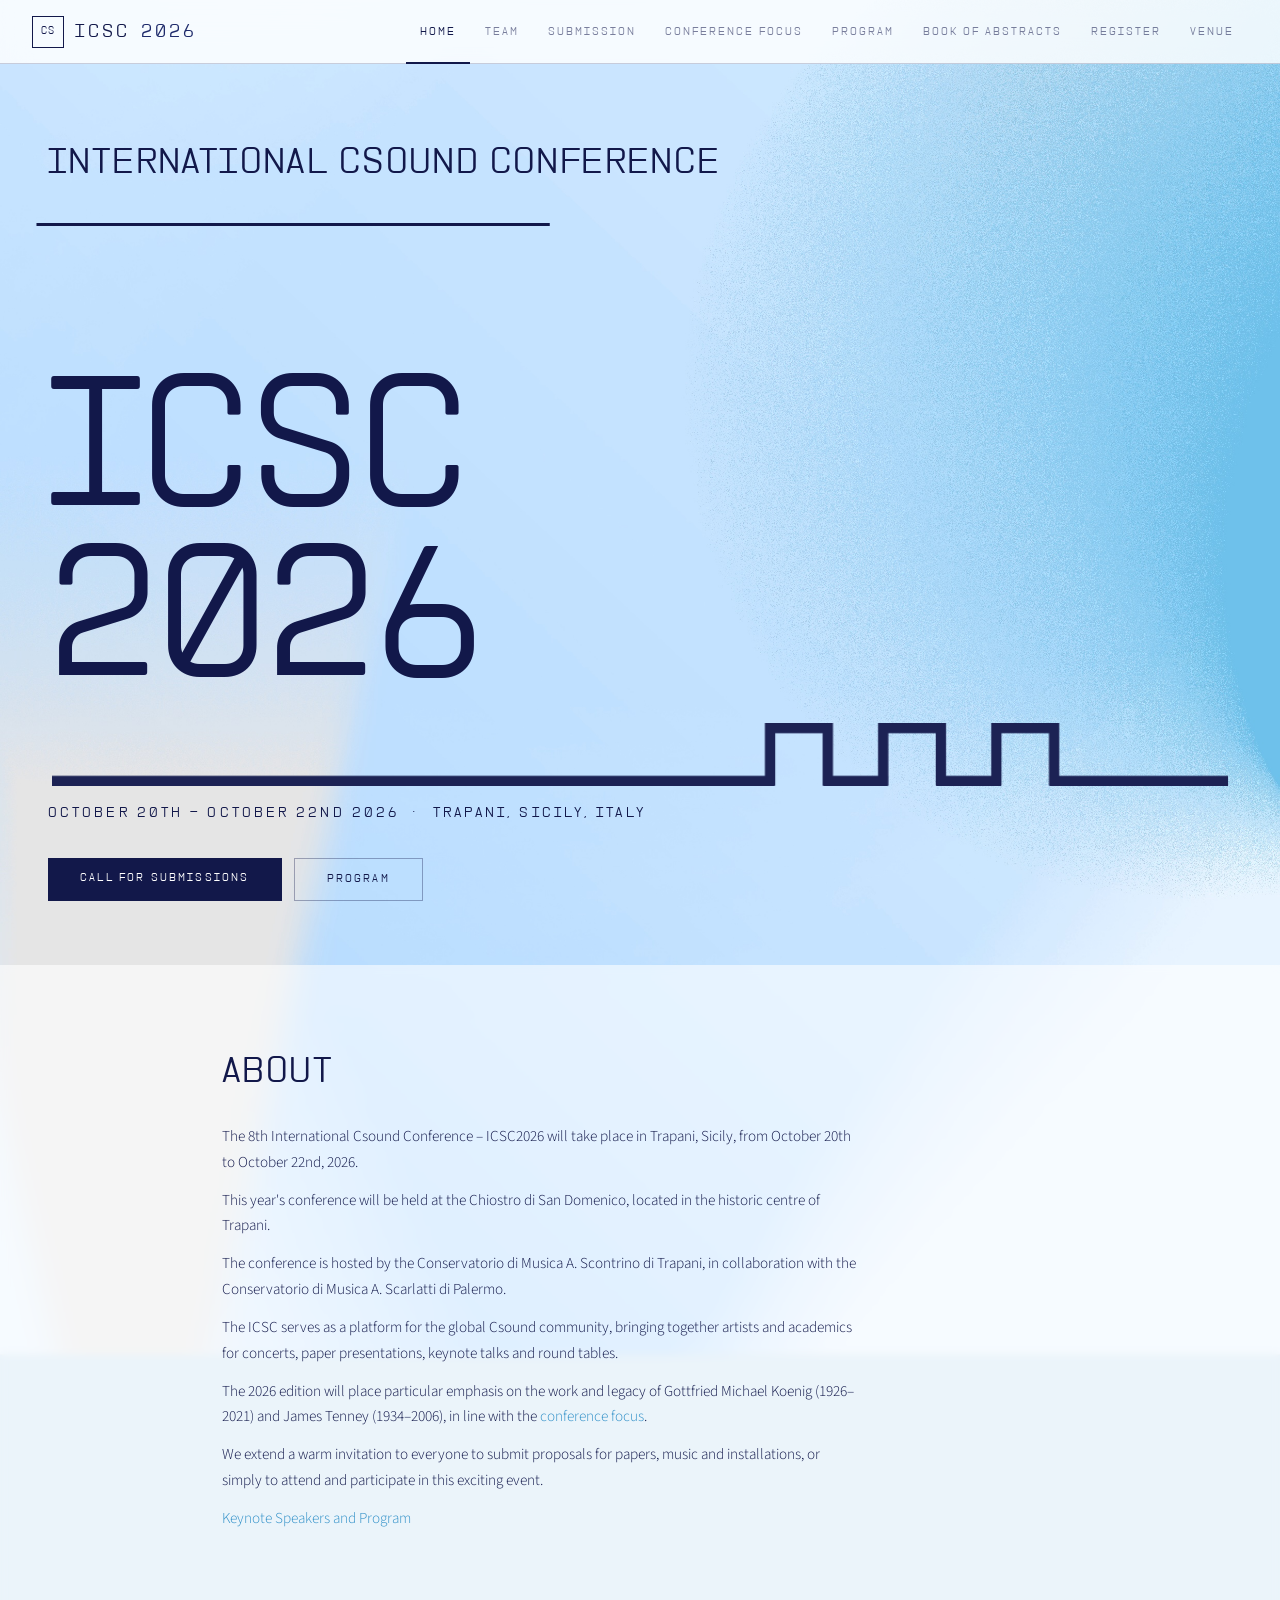
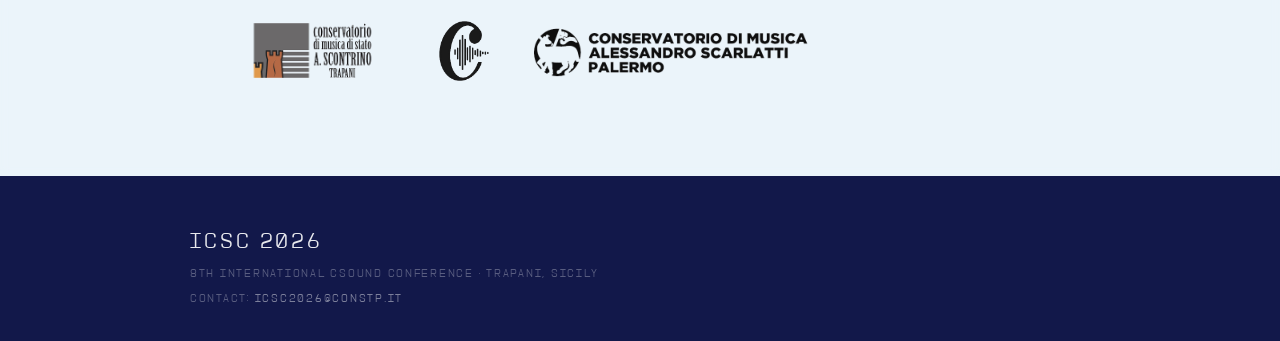
<file: index.html>
<!DOCTYPE html>
<html lang="en">

<head>
  <meta charset="UTF-8">
  <meta name="viewport" content="width=device-width, initial-scale=1.0">
  <title>ICSC 2026 – 8th International Csound Conference · Trapani, Sicily</title>
  <link rel="preconnect" href="https://fonts.googleapis.com">
  <link href="https://fonts.googleapis.com/css2?family=Source+Sans+3:wght@300;400&display=swap" rel="stylesheet">
  <link rel="stylesheet" href="style.css">
</head>

<body>

  <div class="nav-wrapper">
    <nav>
      <a class="nav-brand" href="index.html">
        <div class="nav-brand-logo">Cs</div>
        ICSC <span>2026</span>
      </a>
      <ul class="nav-links">
        <li><a href="index.html" class="active">Home</a></li>
        <li><a href="team.html">Team</a></li>
        <li><a href="submission.html">Submission</a></li>
        <li><a href="conference-focus.html">Conference Focus</a></li>
        <li><a href="program.html">Program</a></li>
        <li><a href="book-of-abstracts.html">Book of Abstracts</a></li>
        <li><a href="register.html">Register</a></li>
        <li><a href="venue.html">Venue</a></li>
      </ul>
      <button class="burger" id="burger" onclick="toggleMenu()" aria-label="Menu">
        <span></span><span></span><span></span>
      </button>
    </nav>
    <div class="mobile-menu" id="mobileMenu">
      <a href="index.html" class="active">Home</a>
      <a href="team.html">Team</a>
      <a href="submission.html">Submission</a>
      <a href="conference-focus.html">Conference Focus</a>
      <a href="program.html">Program</a>
      <a href="book-of-abstracts.html">Book of Abstracts</a>
      <a href="register.html">Register</a>
      <a href="venue.html">Venue</a>
    </div>
  </div>

  <main>
    <section class="hero">

      <!-- <svg class="hero-wave" preserveAspectRatio="xMinYMid meet" viewBox="0 30 1000 200" fill="none"
        xmlns="http://www.w3.org/2000/svg"> -->

      <!-- Linea verticale a sinistra
        <polyline points="0,0 290,0" stroke="#12184a" stroke-width="5" stroke-linejoin="miter" stroke-linecap="square"
          fill="none" /> -->

      <!-- Testo INTERNATIONAL CSOUND CONFERENCE -->
      <!-- <text x="130" y="80" font-family="Montech" font-size="50" font-weight="300" letter-spacing="2" fill="#12184a">
          INTERNATIONAL CSOUND CONFERENCE
        </text> -->
      <!-- <text x="130" y="140" font-family="Montech" font-size="50" font-weight="300" letter-spacing="2" fill="#12184a">
          CSOUND
        </text>
        <text x="130" y="200" font-family="Montech" font-size="50" font-weight="300" letter-spacing="2" fill="#12184a">
          CONFERENCE
        </text> -->

      <!-- </svg> -->

      <h2 class="sec-title">INTERNATIONAL CSOUND CONFERENCE</h2>

      <svg class="hero-wave" preserveAspectRatio="none" viewBox="0 0 1000 60" fill="none"
        xmlns="http://www.w3.org/2000/svg">
        <polyline points="30,0 428,0" stroke="#12184a" stroke-width="3" stroke-linejoin="miter" stroke-linecap="square"
          fill="none" />
      </svg>



      <div class="hero-display">ICSC<br>2026</div>
      <img src="img/linea.png" alt="descrizione"
        style="width: 100%; max-width: 10000px; height: 100%; display: block; margin: 1rem auto;">
      <!-- <div class="hero-rule"></div> -->

      <!-- Full-width pulse wave border — identical to poster -->
      <!-- <svg class="hero-wave" preserveAspectRatio="none" viewBox="0 0 1000 60" fill="none" xmlns="http://www.w3.org/2000/svg">
      <polyline
        points="0,56 580,56 580,8 620,8 620,56 660,56 660,8 700,8 700,56 740,56 740,8 780,8 780,56 1000,56"
        stroke="#12184a" stroke-width="3" stroke-linejoin="miter" stroke-linecap="square" fill="none"/>
      </svg> -->

      <p class="hero-meta">October 20th – October 22nd 2026 &nbsp;·&nbsp; Trapani, Sicily, Italy</p>

      <div class="hero-cta">
        <a class="btn btn-navy" href="submission.html">Call for Submissions</a>
        <a class="btn btn-outline" href="program.html">Program</a>
      </div>
    </section>

    <div class="line-divider"></div>

    <div class="content-bg">
      <div class="section">
        <span class="sec-kicker"></span>
        <h2 class="sec-title">ABOUT</h2>
        <div class="intro">
          <p>
            The 8th International Csound Conference – ICSC2026 will take place in Trapani, Sicily, from October 20th to
            October 22nd, 2026.
          </p>
          <p>
            This year's conference will be held at the Chiostro di San Domenico, located in the historic centre of
            Trapani.
          </p>
          <p>
            The conference is hosted by the Conservatorio di Musica A. Scontrino di Trapani, in collaboration with the
            Conservatorio di Musica A. Scarlatti di Palermo.
          </p>
          <p>
            The ICSC serves as a platform for the global Csound community, bringing together artists and academics for
            concerts, paper presentations, keynote talks and round tables.
          </p>
          <p>
            The 2026 edition will place particular emphasis on the work and legacy of Gottfried Michael Koenig
            (1926–2021) and James Tenney (1934–2006), in line with the
            <a href="conference-focus.html">conference focus</a>.
          </p>
          <p>
            We extend a warm invitation to everyone to submit proposals for papers, music and installations, or simply
            to attend and participate in this exciting event.
          </p>
          <p>
            <a href="program.html">Keynote Speakers and Program</a>
          </p>
          <br>

        </div>

        <div class="logos-row">
          <img src="img/trapani.png" alt="Trapani" style="height:90px; width:auto;">
          <img src="img/Logo_Csound.png" alt="Csound" style="height:60px; width:auto;">
          <img src="img/Logo_Cons_Palermo.png" alt="Conservatorio di Palermo" style="height:60px; width:auto;">

        </div>
        <!-- <div class="cards">
          <div class="card">
            <span class="card-kicker">Research</span>
            <h3>Papers &amp; Talks</h3>
            <p>Share your Csound research, new opcodes, techniques and innovations with peers from around the world.</p>
          </div>
          <div class="card">
            <span class="card-kicker">Artistic</span>
            <h3>Concerts &amp; Installations</h3>
            <p>Fixed media, live electronics, interactive and interdisciplinary performances and sound installations.
            </p>
          </div>
          <div class="card">
            <span class="card-kicker">Practical</span>
            <h3>Workshops</h3>
            <p>Hands-on tutorials and master classes covering all skill levels, from beginner to advanced.</p>
          </div> -->
      </div>
    </div>
    </div>
  </main>


  <footer>
    <!-- <div class="footer-line"></div> -->
    <div class="footer-inner">
      <div class="footer-brand">
        ICSC 2026
        <p>8th International Csound Conference · Trapani, Sicily</p>
        <p class="footer-contact">Contact: <a href="mailto:">icsc2026@constp.it</a></p>
      </div>

    </div>
    <!-- <div class="footer-copy">
    <span>© 2026 ICSC — International Csound Conference</span>
  </div> -->
  </footer>



  <script>
    function toggleMenu() {
      var m = document.getElementById("mobileMenu");
      var b = document.getElementById("burger");
      m.classList.toggle("open");
      b.classList.toggle("open");
    }
  </script>

  <a href="sitemap.xml" aria-label="sitemap" style="position:absolute; left:-9999px;">sitemap</a>

</body>

</html>
</file>
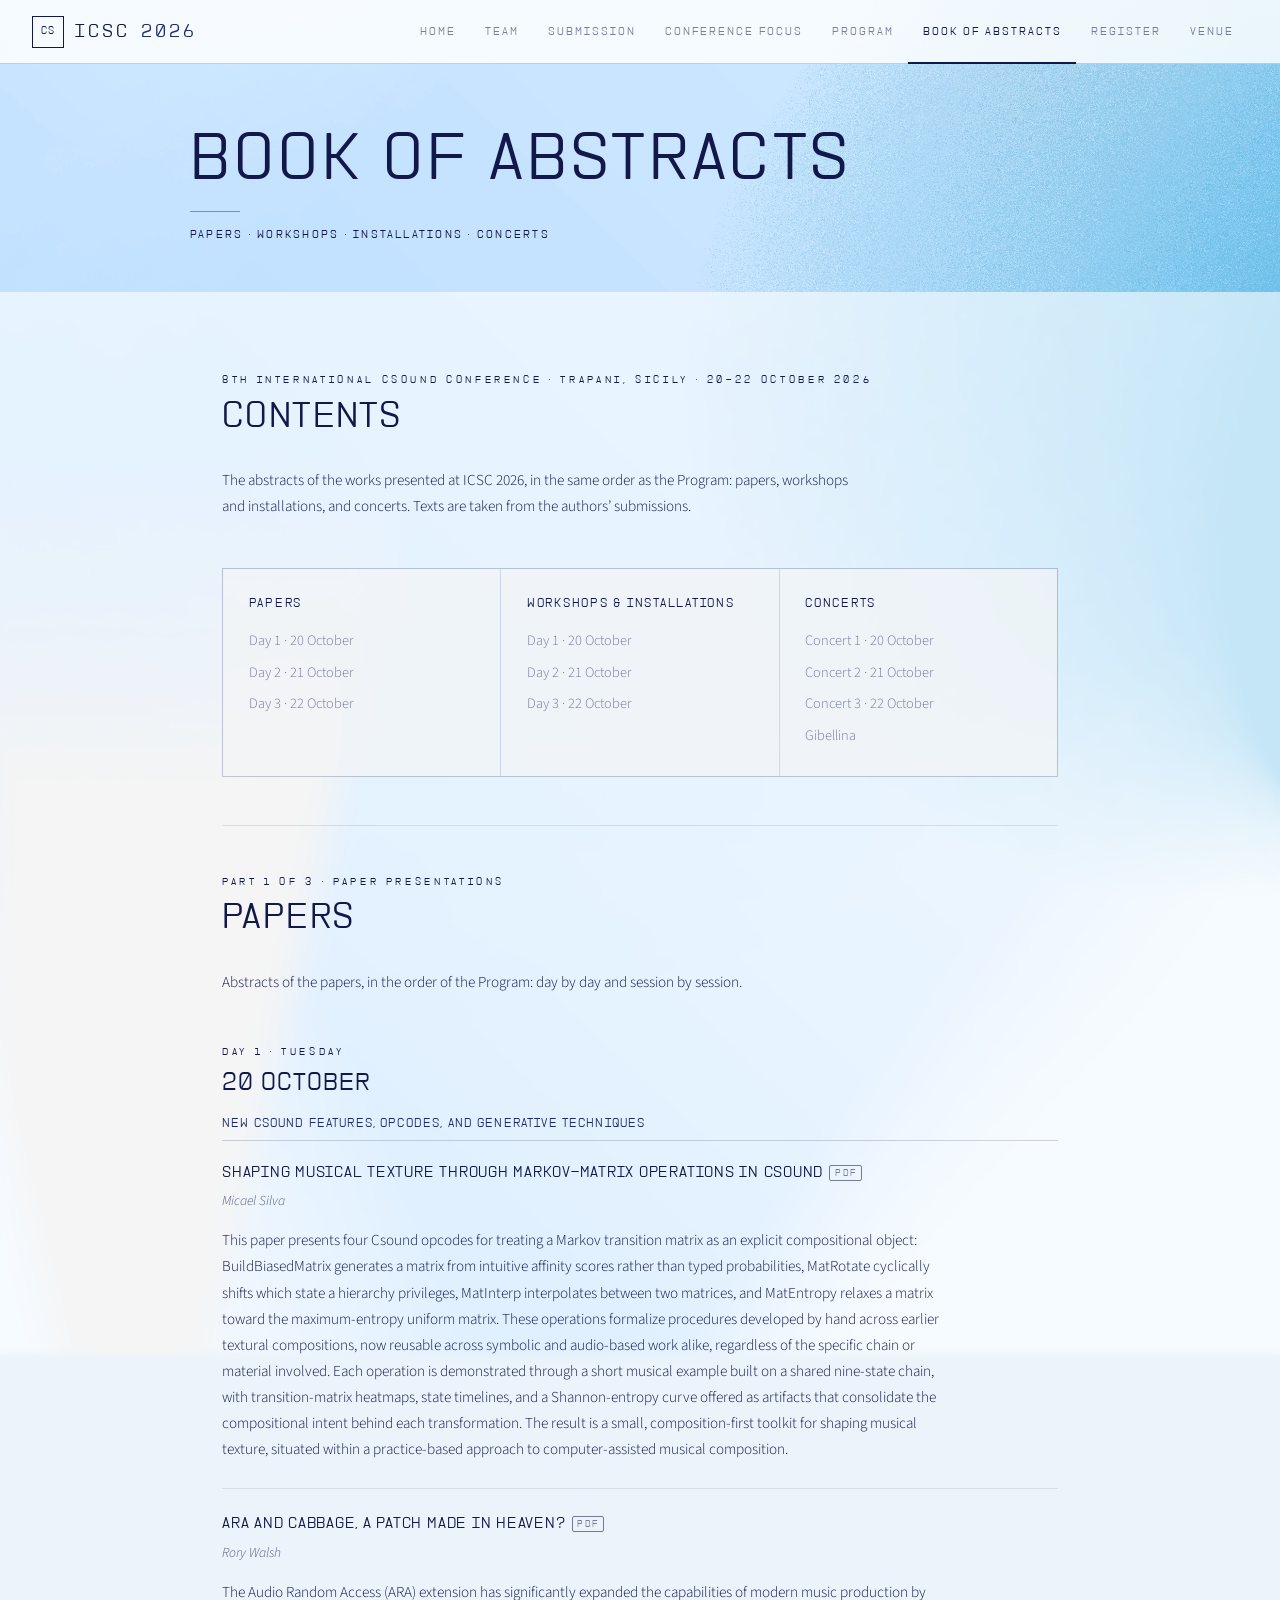
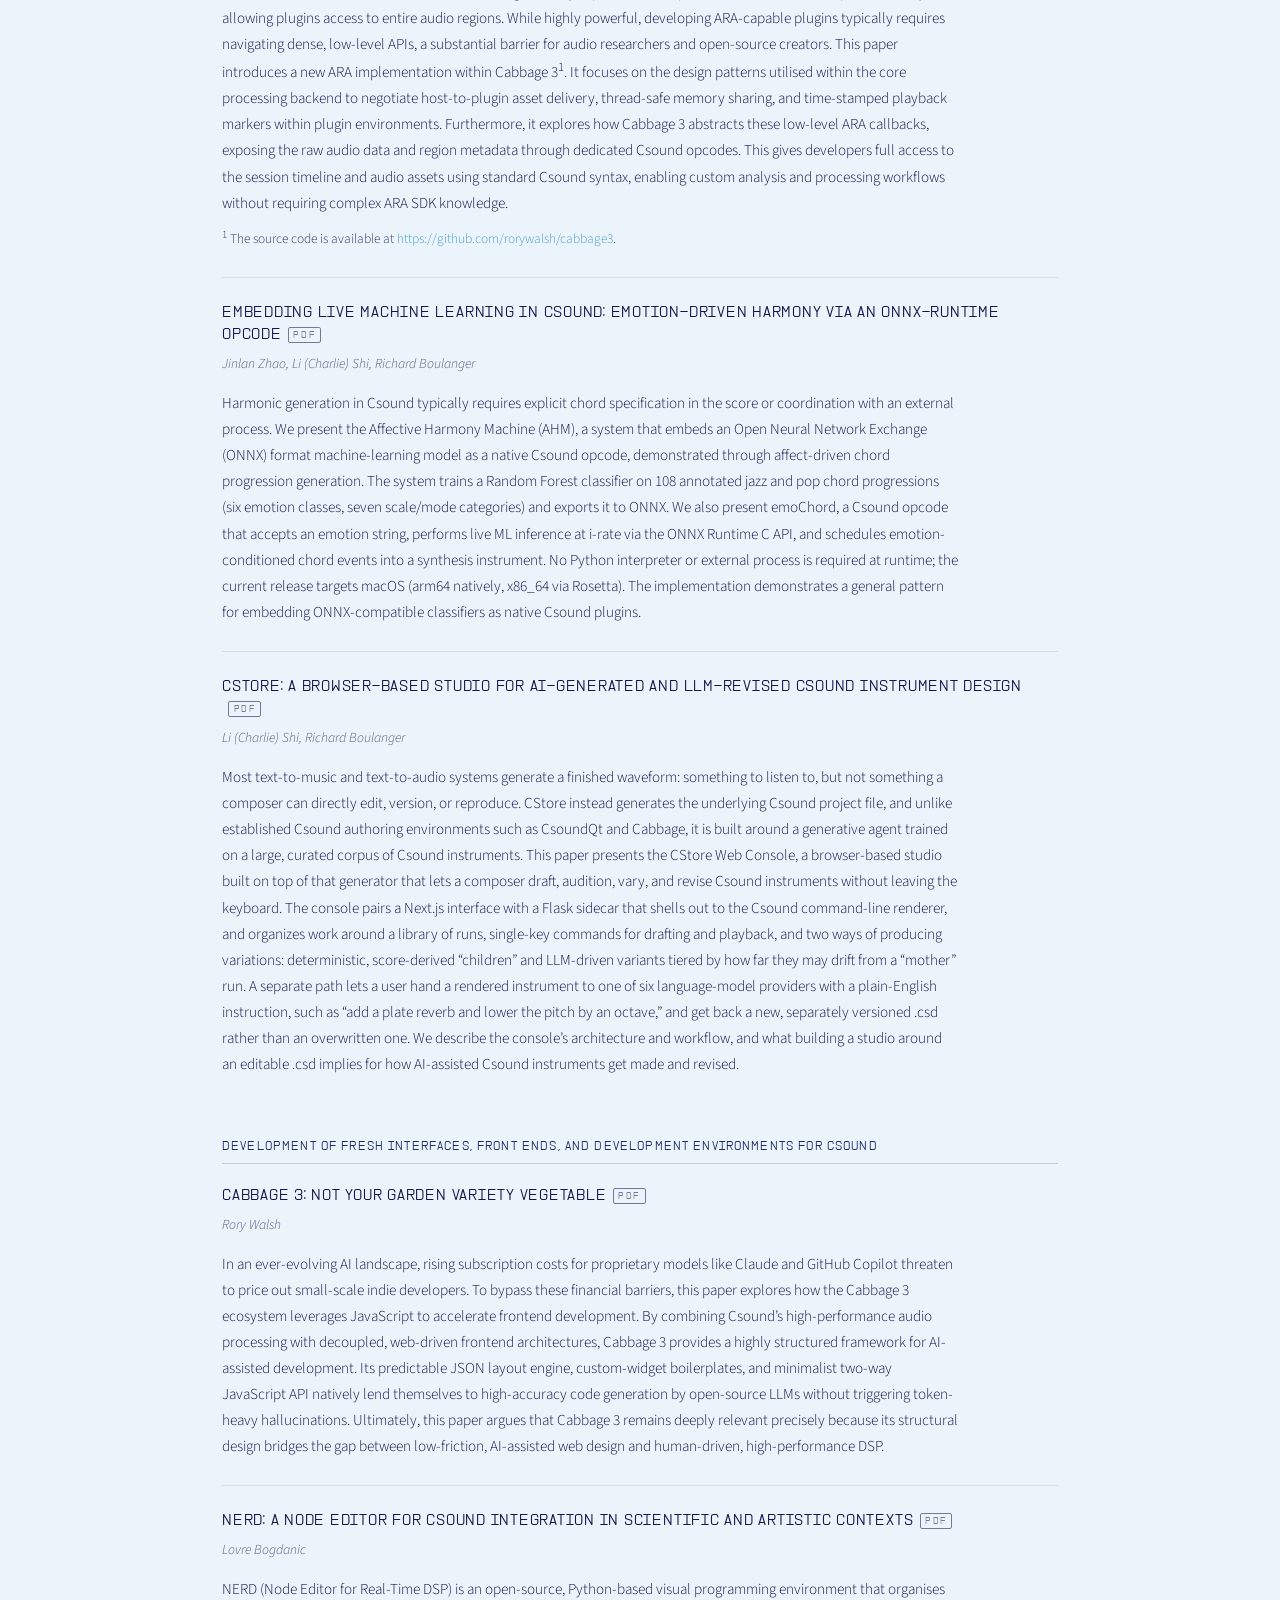
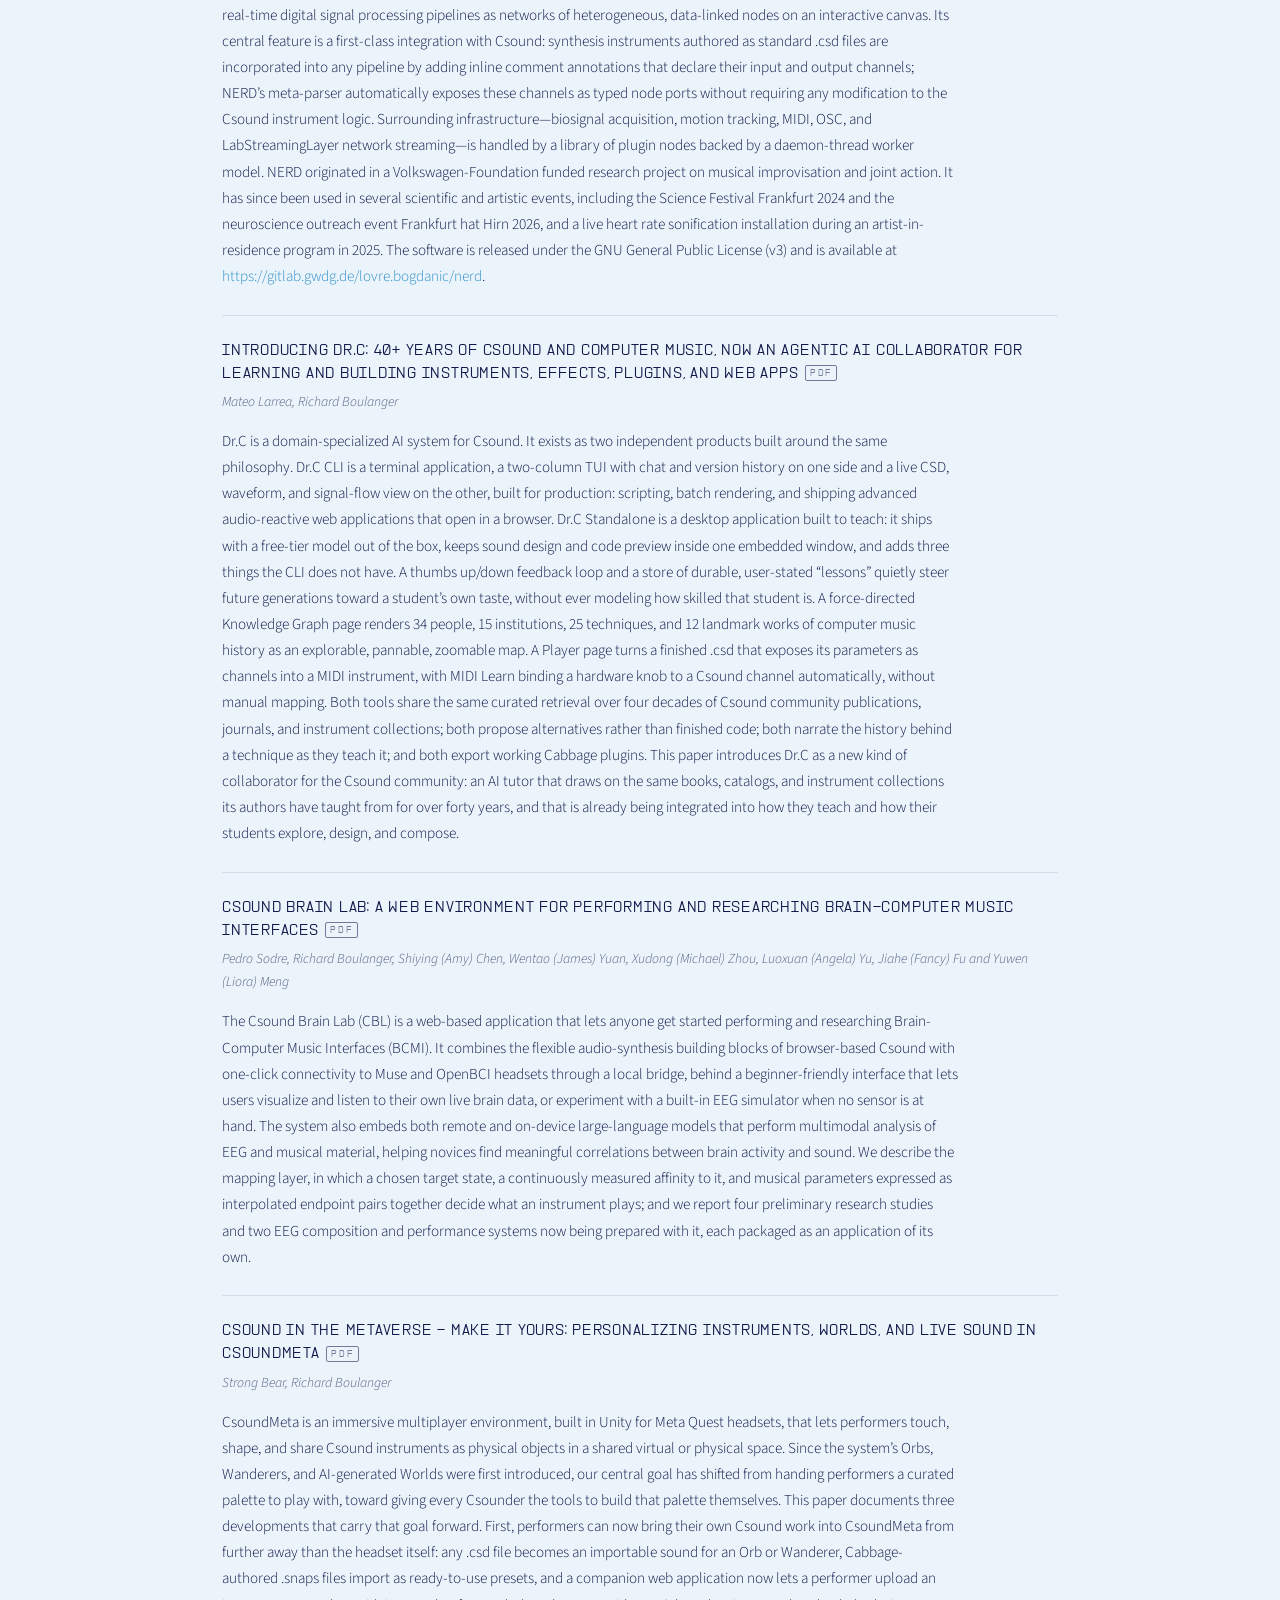
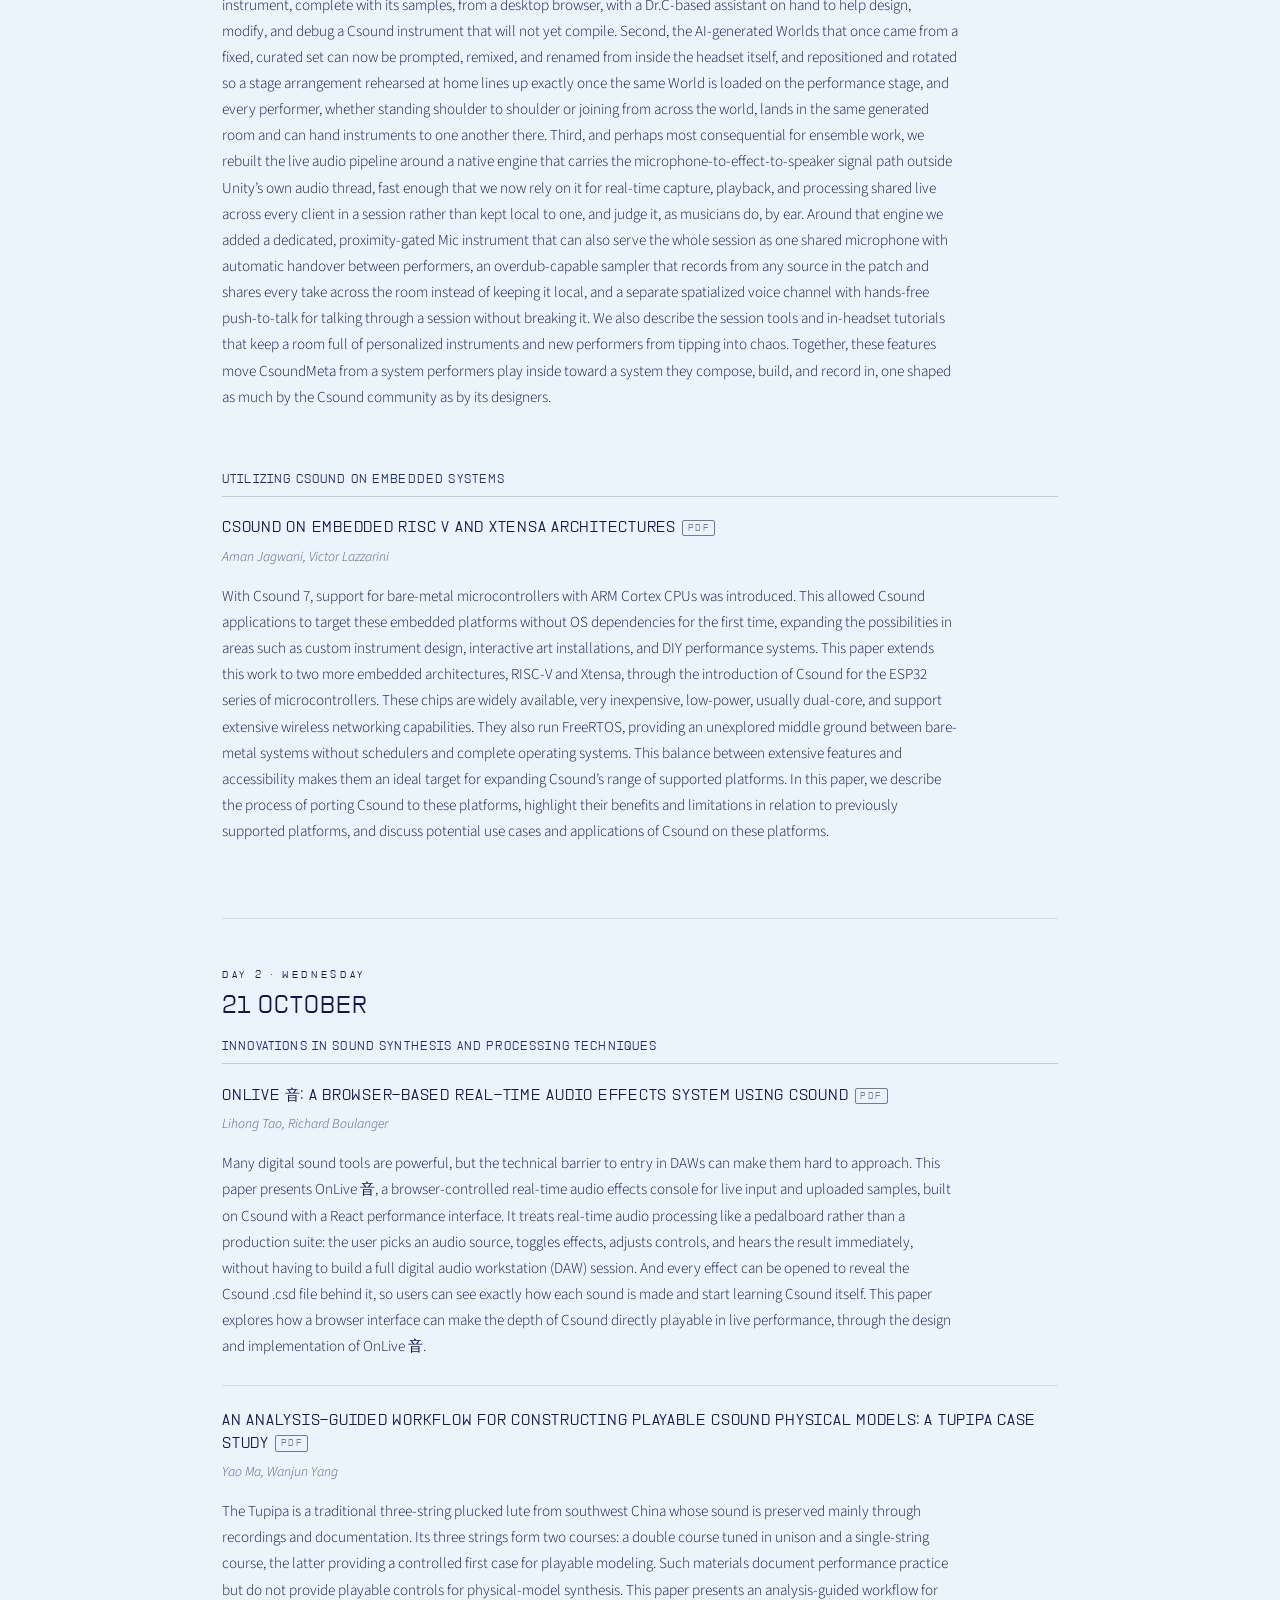
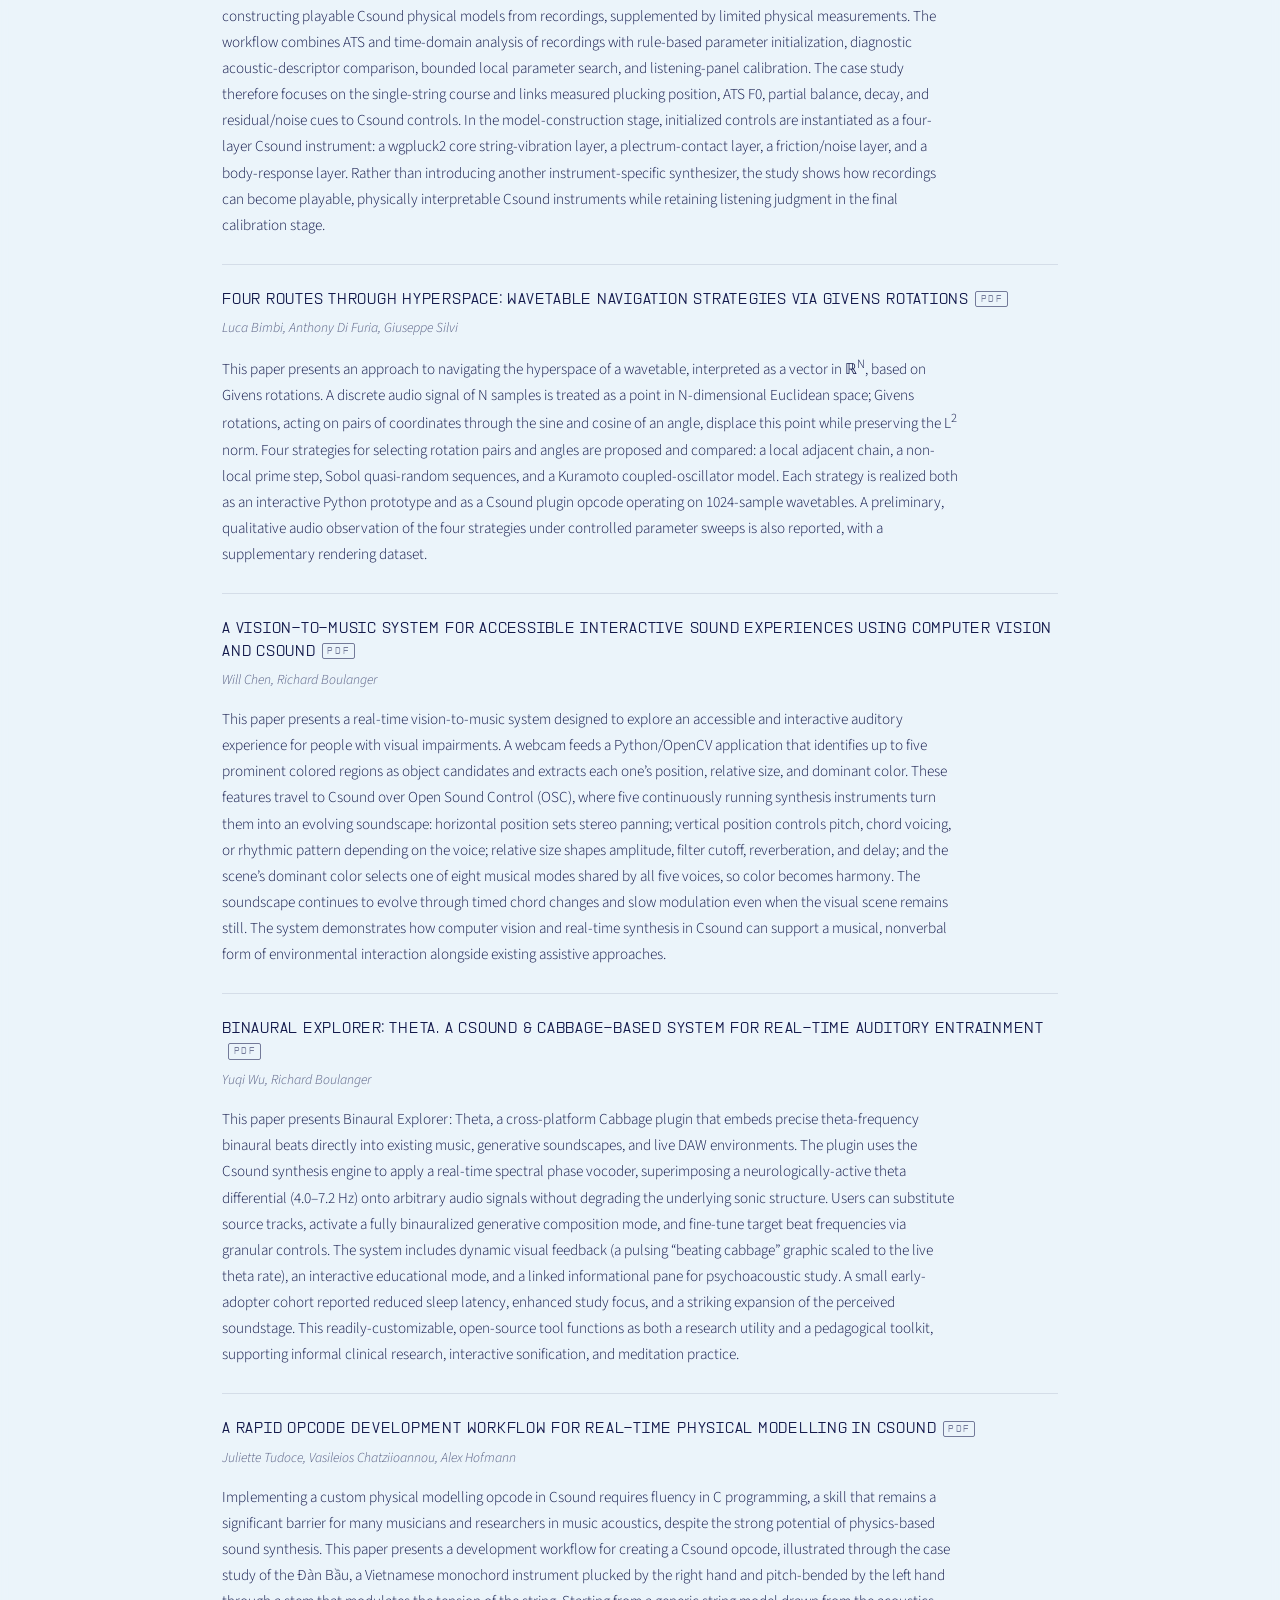
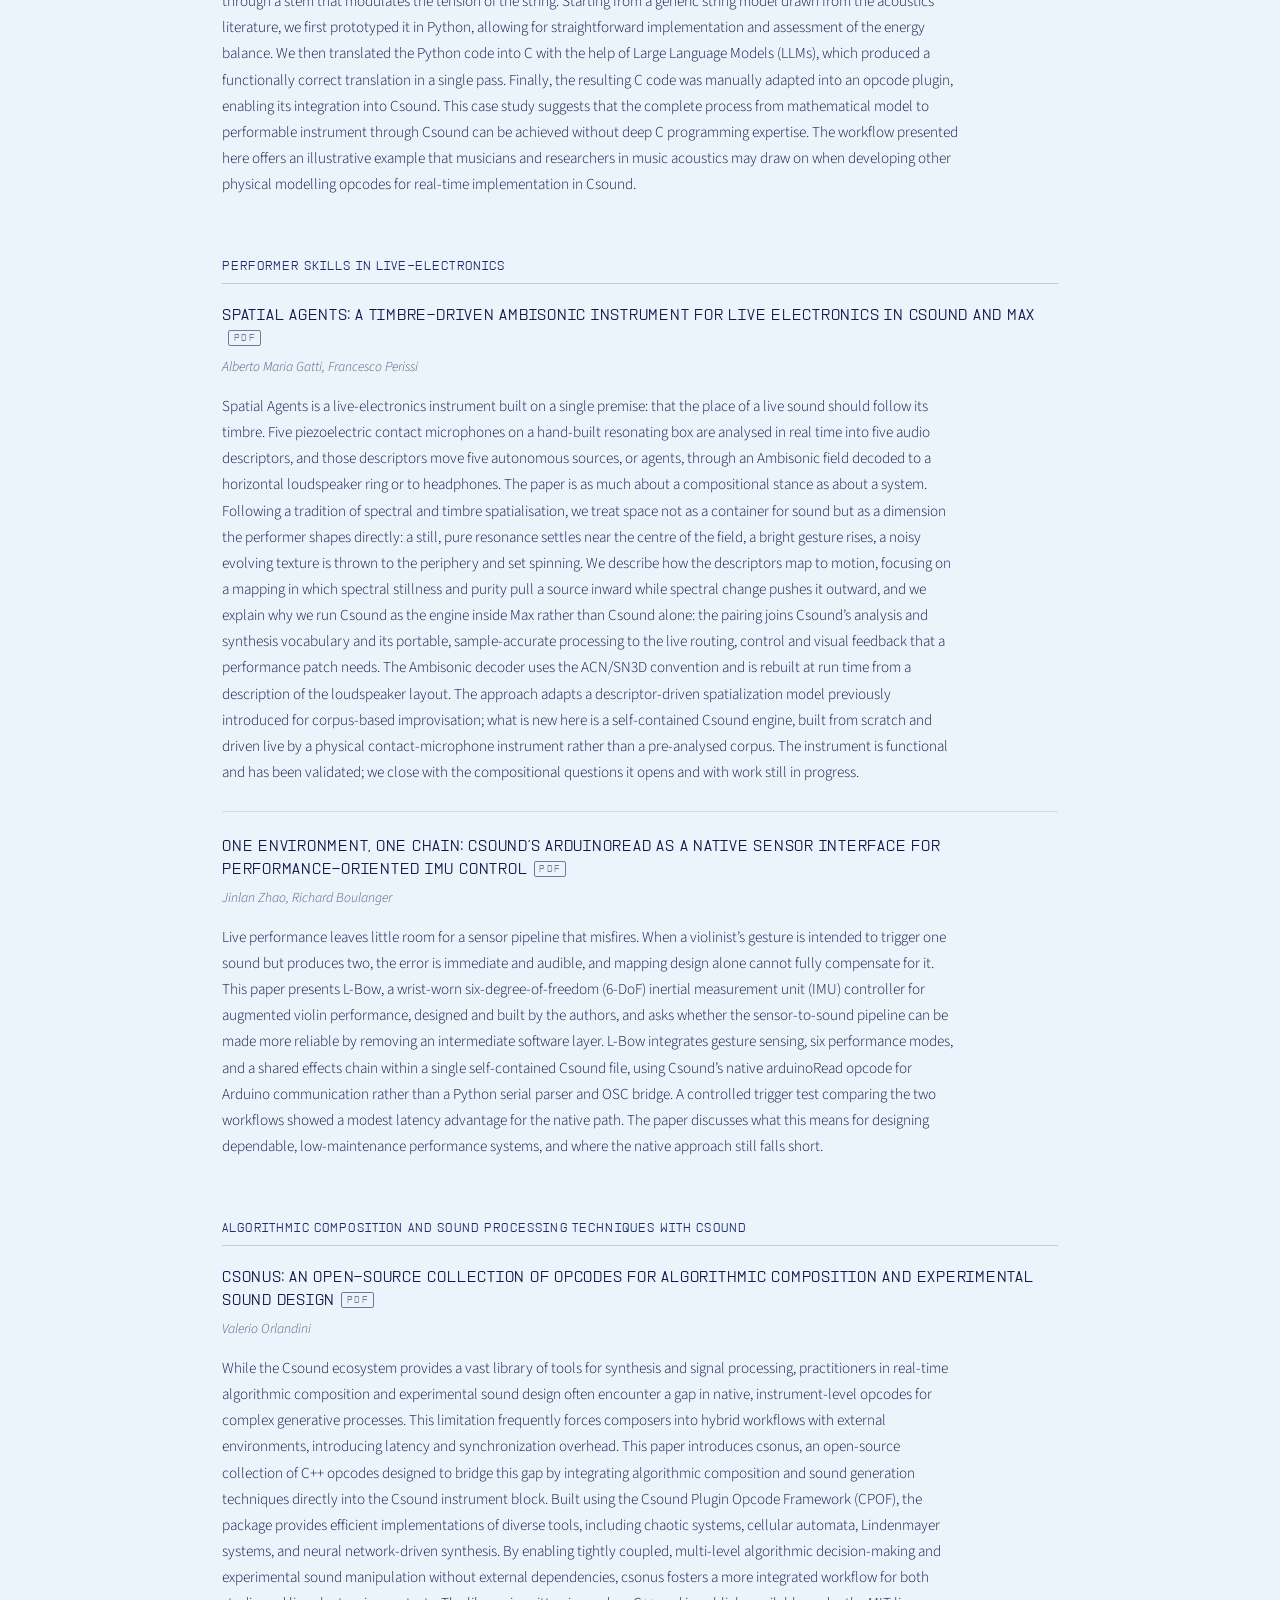
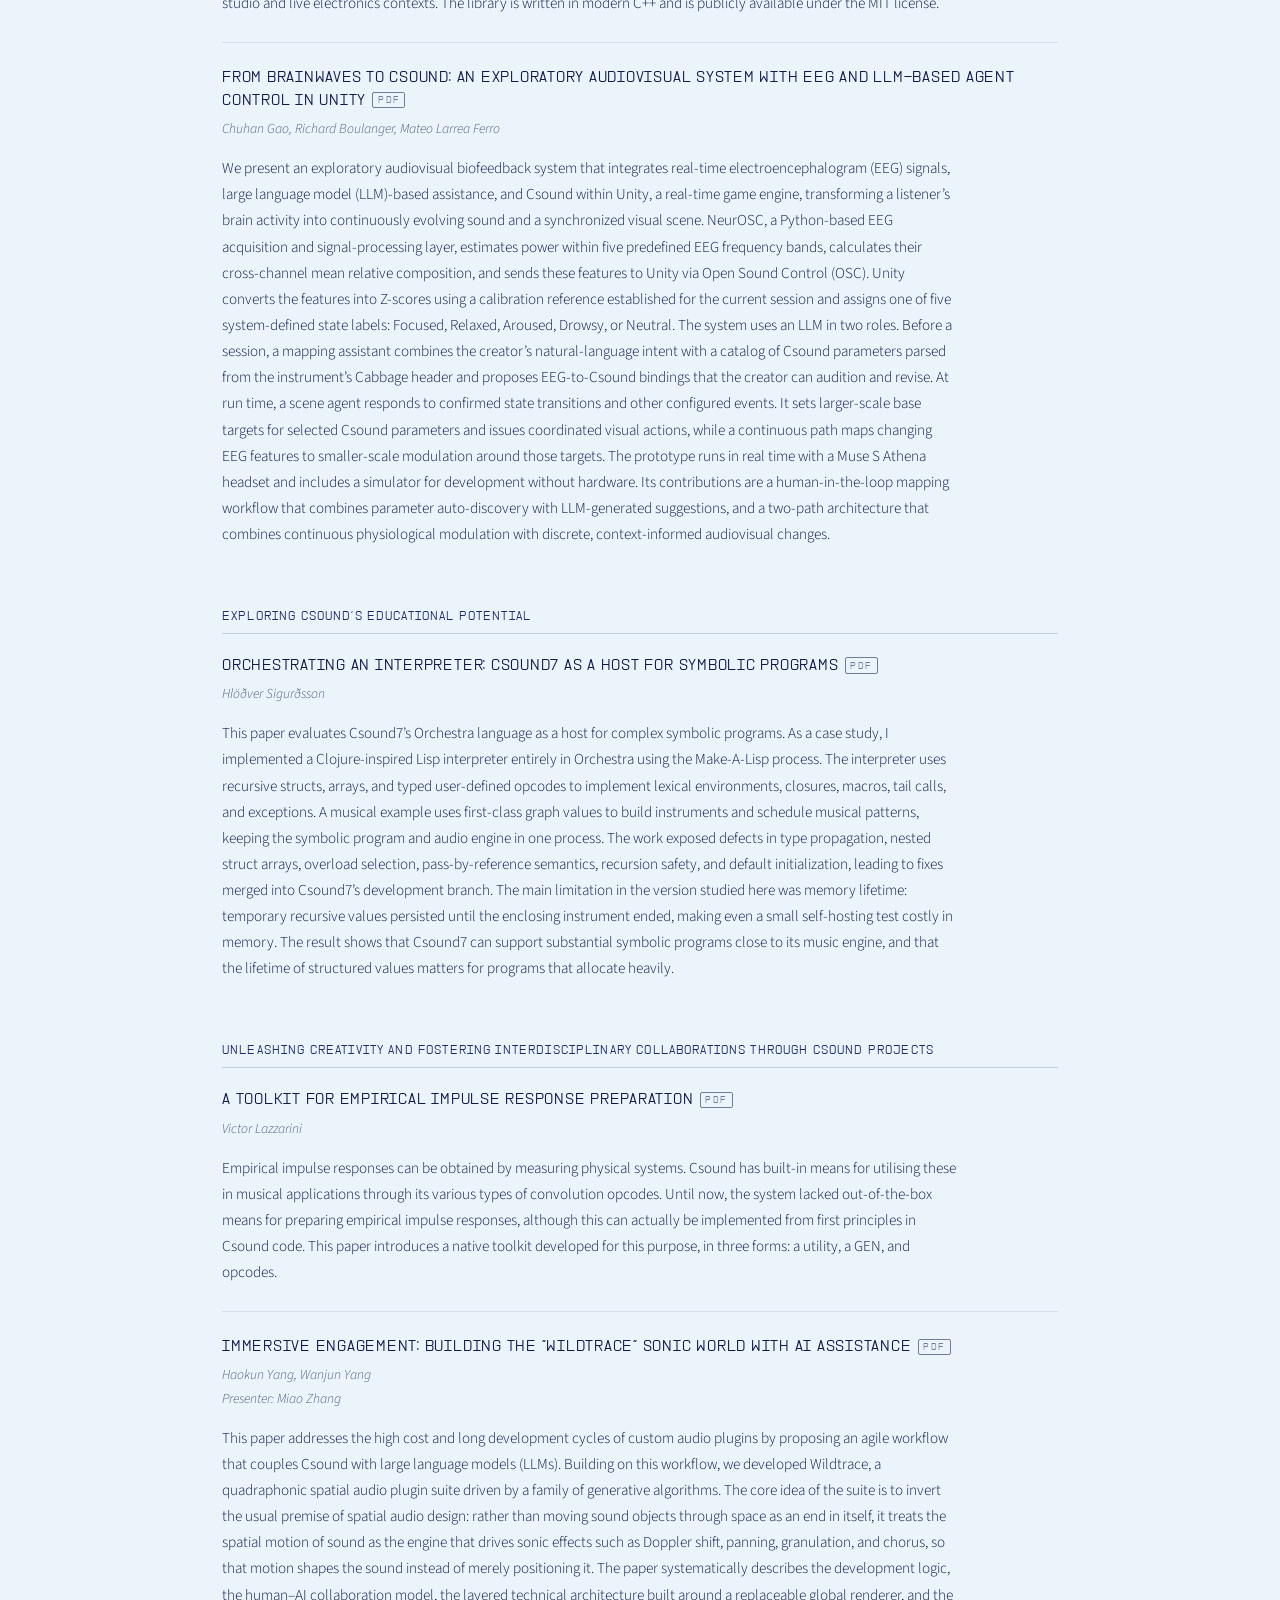
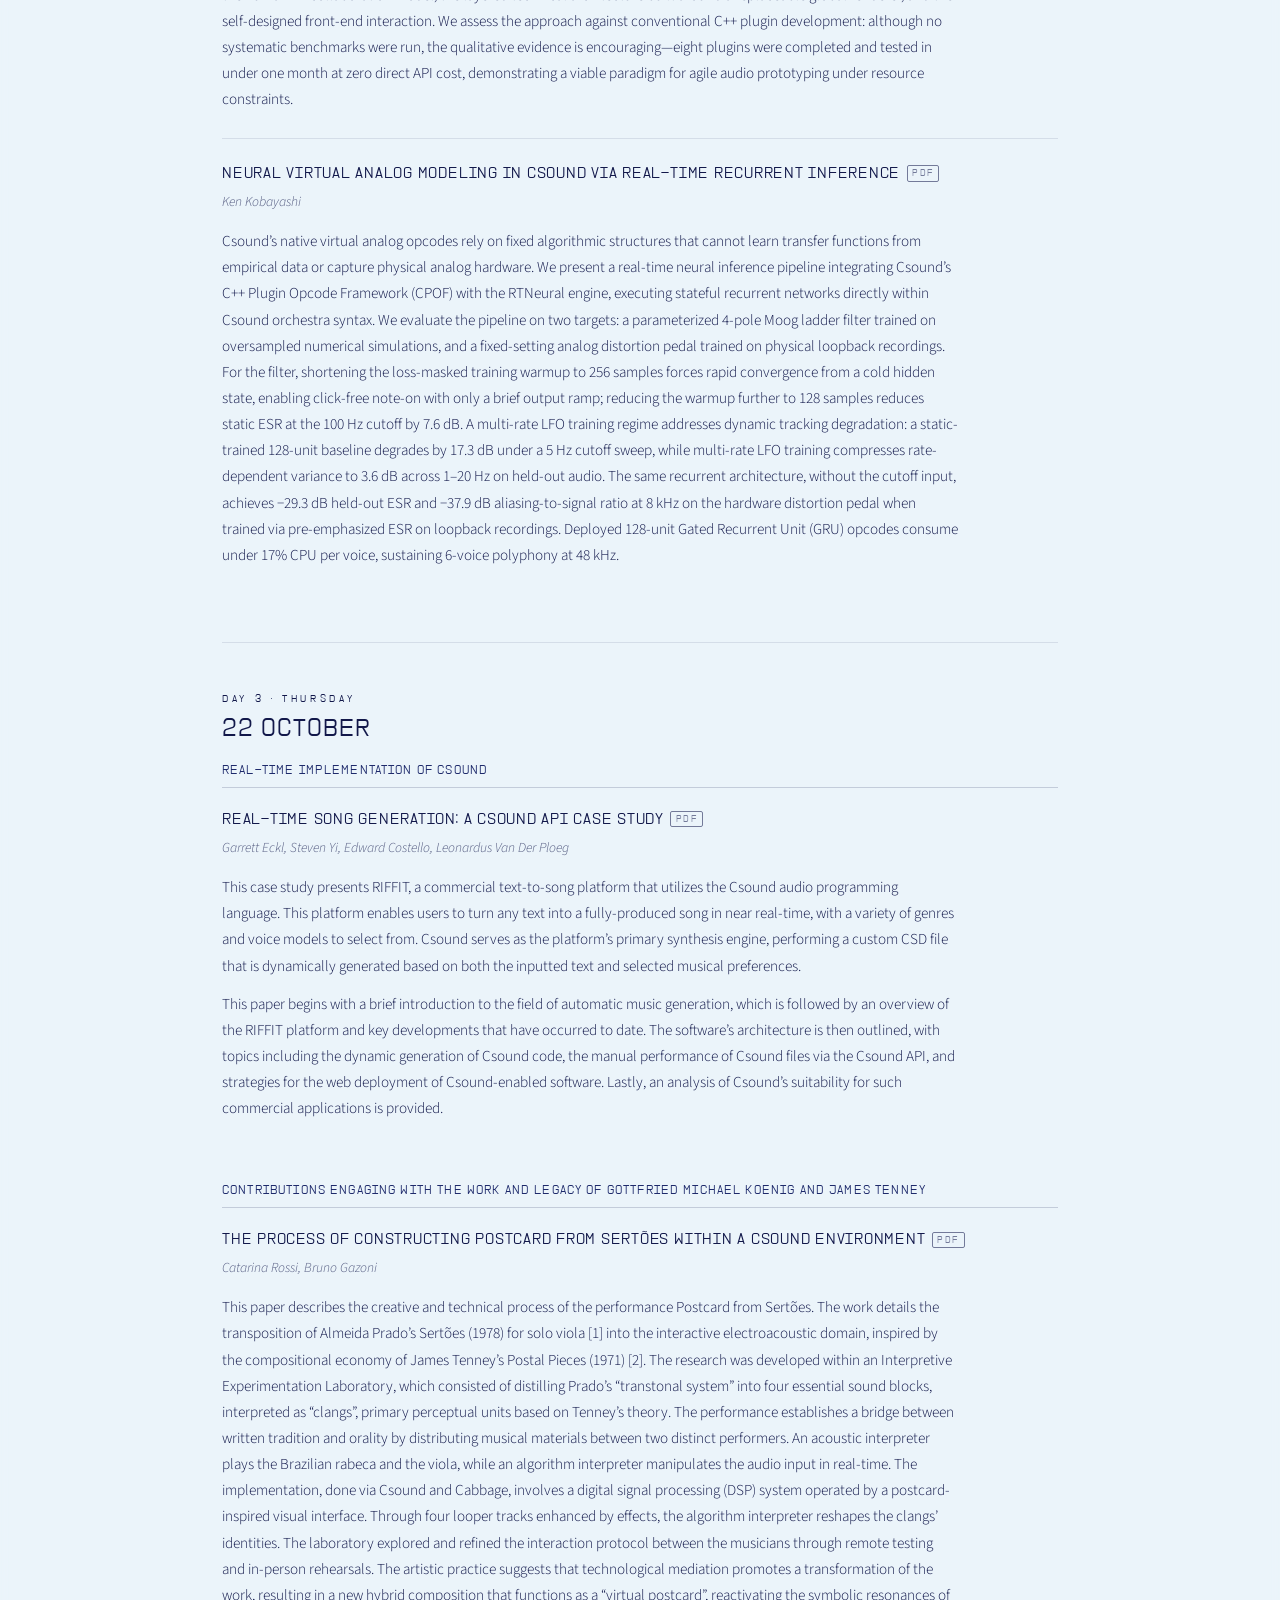
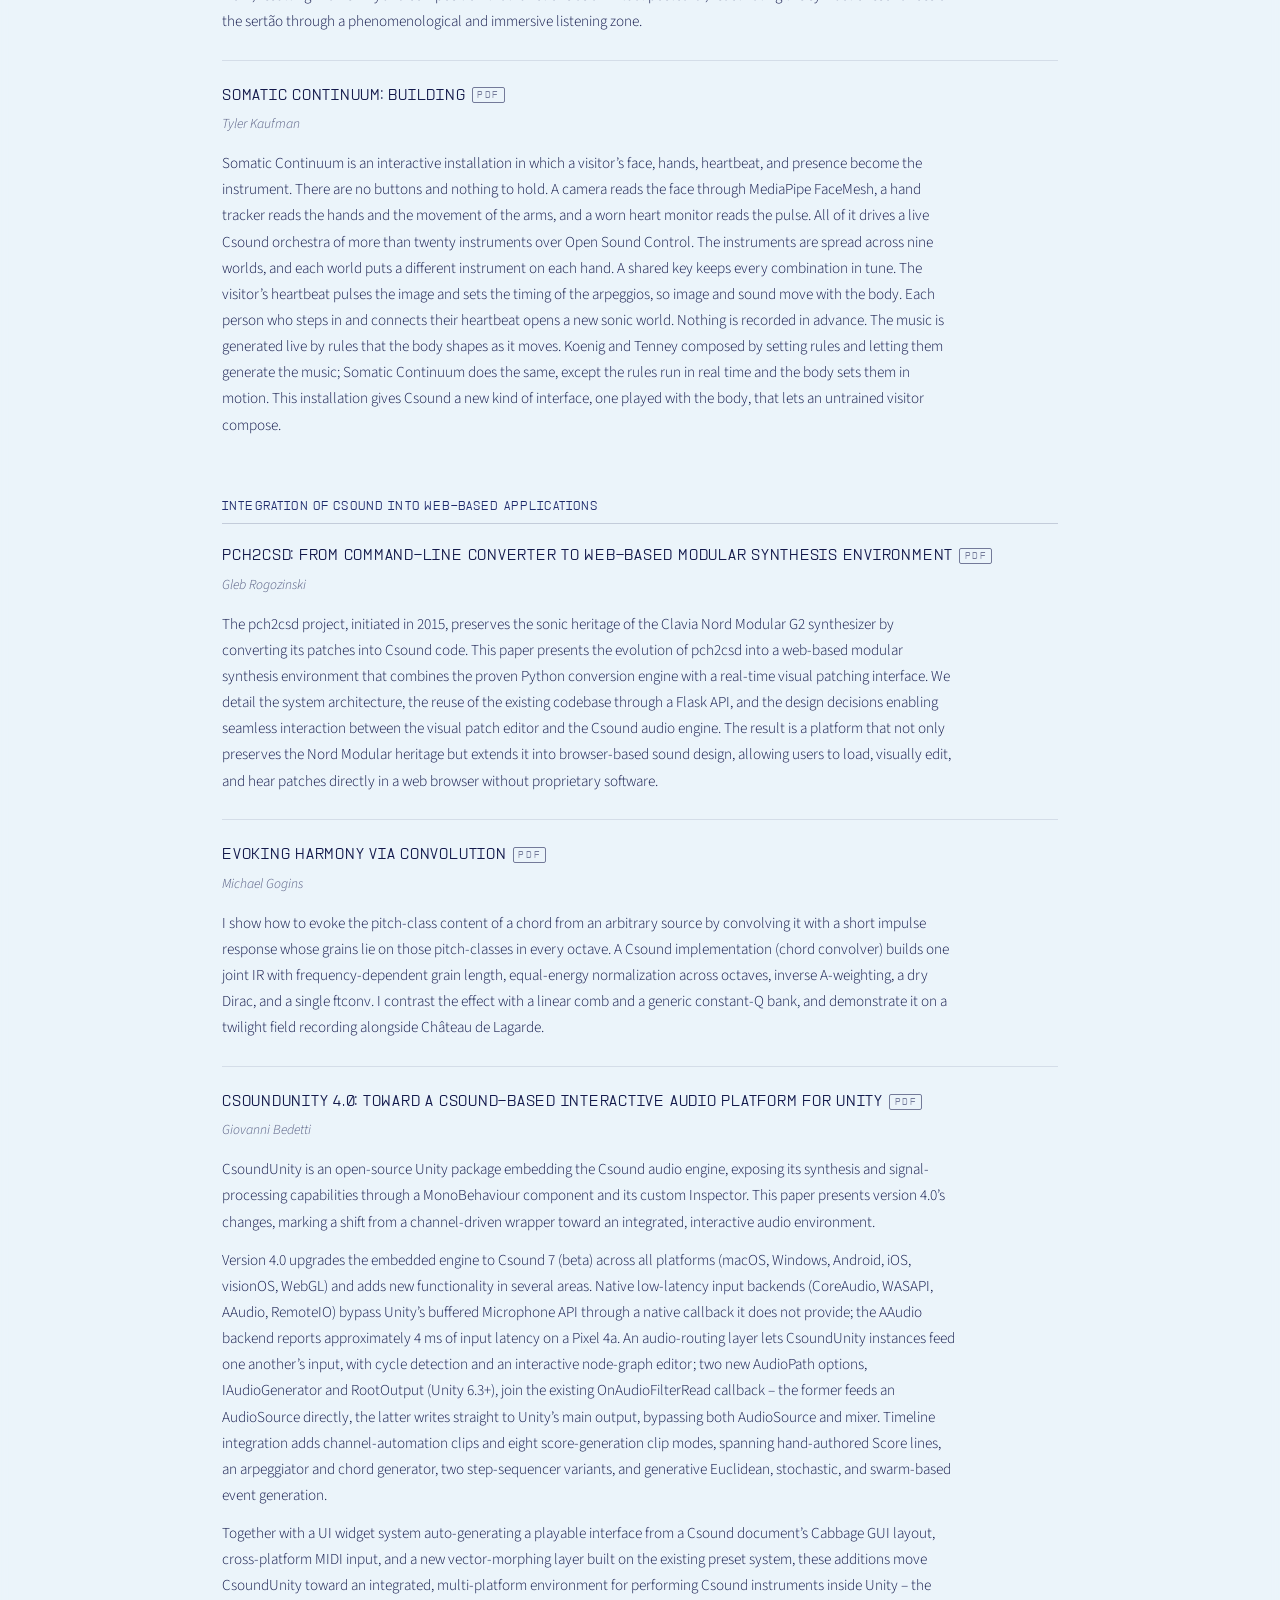
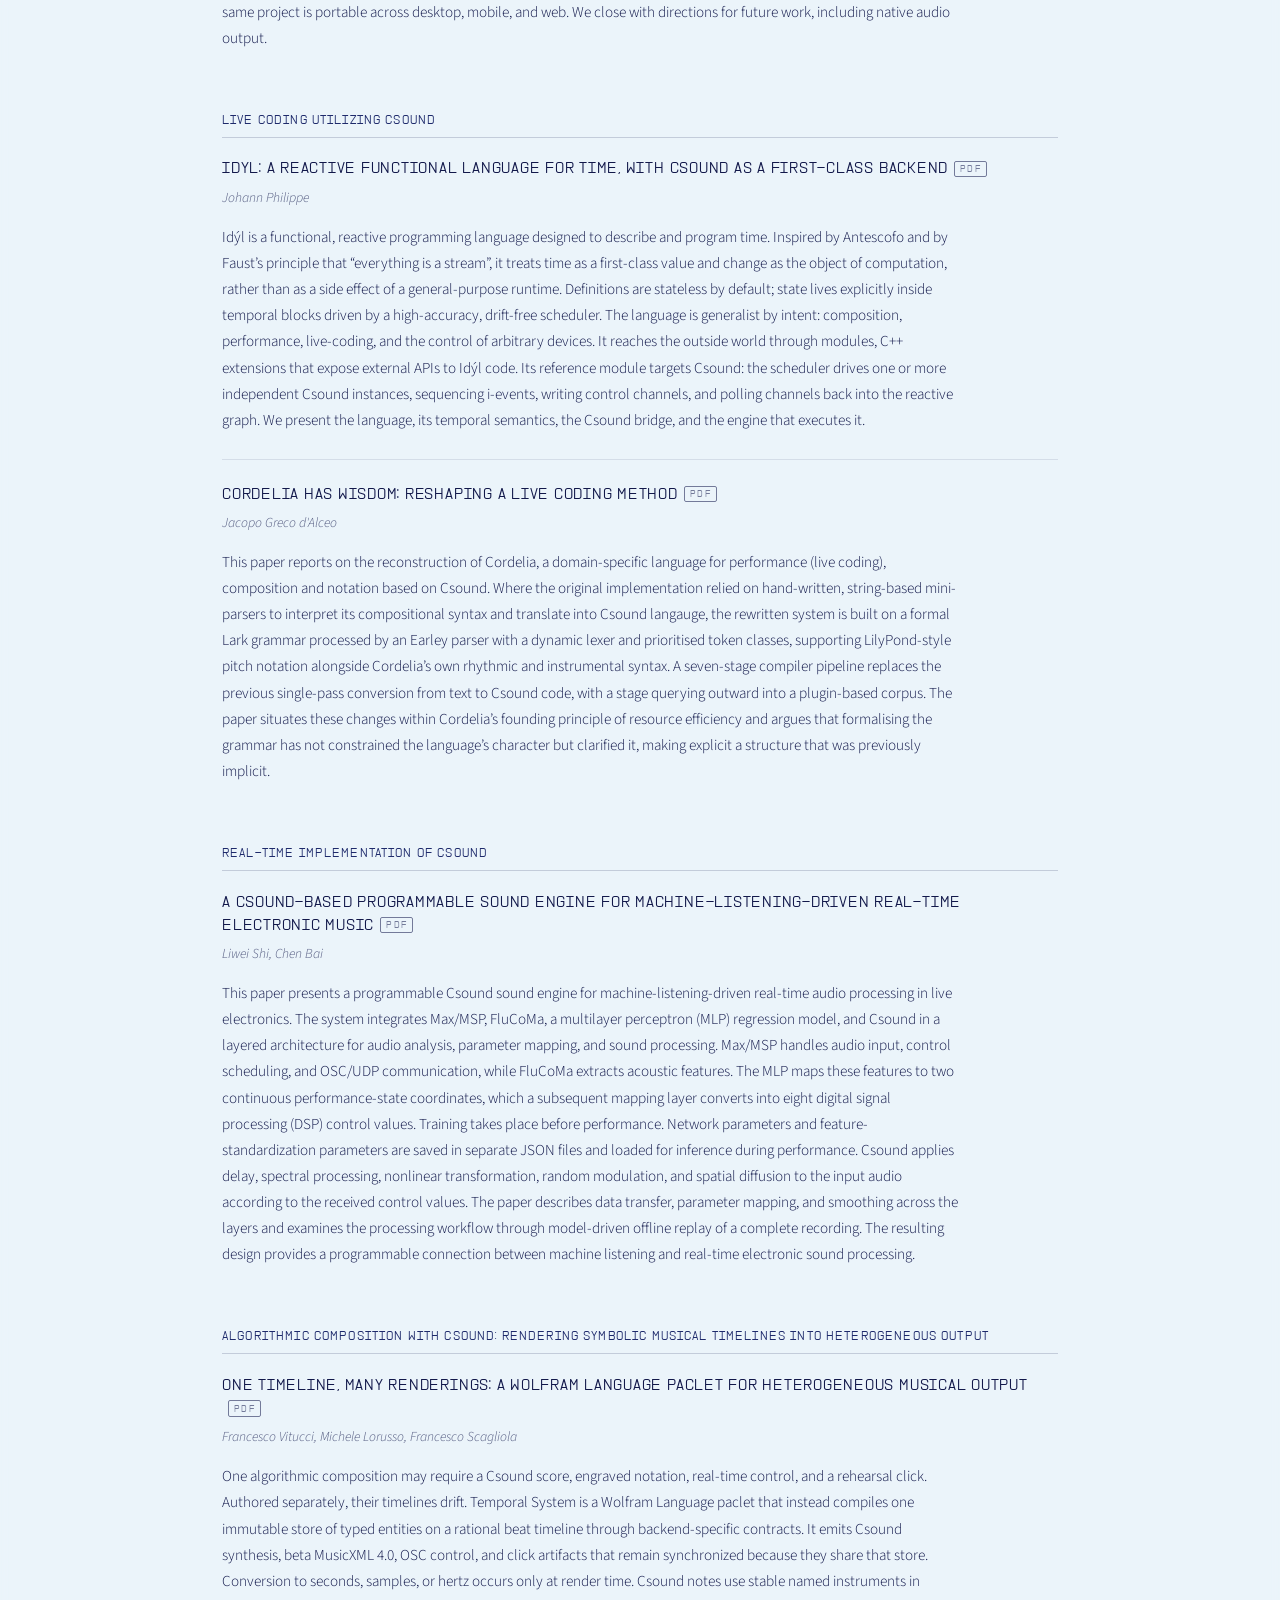
<file: book-of-abstracts.html>
<!DOCTYPE html>
<html lang="en">

<head>
  <meta charset="UTF-8">
  <meta name="viewport" content="width=device-width, initial-scale=1.0">
  <title>Book of Abstracts – ICSC 2026 · Trapani, Sicily</title>
  <link rel="preconnect" href="https://fonts.googleapis.com">
  <link href="https://fonts.googleapis.com/css2?family=Source+Sans+3:wght@300;400&display=swap" rel="stylesheet">
  <link rel="stylesheet" href="style.css">
  <link rel="stylesheet" href="abstracts.css">
</head>

<body>


  <div class="nav-wrapper">
    <nav>
      <a class="nav-brand" href="index.html">
        <div class="nav-brand-logo">Cs</div>
        ICSC <span>2026</span>
      </a>
      <ul class="nav-links">
        <li><a href="index.html">Home</a></li>
        <li><a href="team.html">Team</a></li>
        <li><a href="submission.html">Submission</a></li>
        <li><a href="conference-focus.html">Conference Focus</a></li>
        <li><a href="program.html">Program</a></li>
        <li class="has-dropdown">
          <a href="book-of-abstracts.html" class="active">Book of Abstracts</a>
          <ul class="nav-dropdown">
            <li><a href="#papers">Papers</a></li>
            <li><a href="#workshops-installations">Workshops &amp; Installations</a></li>
            <li><a href="#concerts">Concerts</a></li>
          </ul>
        </li>
        <li><a href="register.html">Register</a></li>
        <li><a href="venue.html">Venue</a></li>
      </ul>
      <button class="burger" id="burger" onclick="toggleMenu()" aria-label="Menu">
        <span></span><span></span><span></span>
      </button>
    </nav>
    <div class="mobile-menu" id="mobileMenu">
      <a href="index.html">Home</a>
      <a href="team.html">Team</a>
      <a href="submission.html">Submission</a>
      <a href="conference-focus.html">Conference Focus</a>
      <a href="program.html">Program</a>
      <div class="mobile-submenu-wrap">
        <button class="mobile-submenu-toggle active" id="boaSubToggle" onclick="toggleBoaSub()"
          aria-expanded="false">
          Book of Abstracts <span class="mobile-submenu-arrow">&#9662;</span>
        </button>
        <div class="mobile-submenu" id="boaSubmenu">
          <a href="#papers" onclick="toggleMenu()">Papers</a>
          <a href="#workshops-installations" onclick="toggleMenu()">Workshops &amp; Installations</a>
          <a href="#concerts" onclick="toggleMenu()">Concerts</a>
        </div>
      </div>
      <a href="register.html">Register</a>
      <a href="venue.html">Venue</a>
    </div>
  </div>

  <main>
    <div class="page-header">
      <div class="page-header-inner">
        <h1>Book of Abstracts</h1>
        <div class="page-header-rule"></div>
        <p>Papers · Workshops · Installations · Concerts</p>
      </div>
    </div>

    <div class="line-divider"></div>

    <div class="content-bg">
      <div class="section" id="top">

        <span class="sec-kicker">8th International Csound Conference &middot; Trapani, Sicily &middot; 20&ndash;22 October 2026</span>
        <h2 class="sec-title">Contents</h2>

        <div class="intro">
          <p>The abstracts of the works presented at ICSC 2026, in the same order as the Program: papers, workshops and installations, and concerts. Texts are taken from the authors&rsquo; submissions.</p>
        </div>

        <div class="boa-index" role="navigation" aria-label="Book of Abstracts index">
          <div class="boa-index-group">
            <a class="boa-index-title" href="#papers">Papers</a>
            <ul>
              <li><a href="#papers-day-1">Day 1 &middot; 20 October</a></li>
              <li><a href="#papers-day-2">Day 2 &middot; 21 October</a></li>
              <li><a href="#papers-day-3">Day 3 &middot; 22 October</a></li>
            </ul>
          </div>
          <div class="boa-index-group">
            <a class="boa-index-title" href="#workshops-installations">Workshops &amp; Installations</a>
            <ul>
              <li><a href="#workshops-day-1">Day 1 &middot; 20 October</a></li>
              <li><a href="#workshops-day-2">Day 2 &middot; 21 October</a></li>
              <li><a href="#workshops-day-3">Day 3 &middot; 22 October</a></li>
            </ul>
          </div>
          <div class="boa-index-group">
            <a class="boa-index-title" href="#concerts">Concerts</a>
            <ul>
              <li><a href="#concert-1">Concert 1 &middot; 20 October</a></li>
              <li><a href="#concert-2">Concert 2 &middot; 21 October</a></li>
              <li><a href="#concert-3">Concert 3 &middot; 22 October</a></li>
              <li><a href="#gibellina">Gibellina</a></li>
            </ul>
          </div>
        </div>

        <hr class="section-divider">

        <span class="sec-kicker boa-part">Part 1 of 3 &middot; Paper presentations</span>
        <h2 class="sec-title boa-anchor" id="papers">Papers</h2>

        <div class="intro">
          <p>Abstracts of the papers, in the order of the Program: day by day and session by session.</p>
        </div>

        <div class="boa-dayblock" id="papers-day-1">
          <span class="sec-kicker">Day 1 · Tuesday</span>
          <h3 class="boa-day">20 October</h3>

          <section class="boa-group">
            <h4 class="boa-session">New Csound features, opcodes, and generative techniques</h4>
            <article class="boa-item" id="paper-01">
              <!-- camera-ready 62 -->
              <h5 class="boa-title"><a class="boa-pdf" href="papers/icsc2026-paper-01.pdf" target="_blank" rel="noopener noreferrer" title="Open the paper (PDF) in a new tab">Shaping Musical Texture through Markov-Matrix Operations in Csound</a></h5>
              <p class="boa-authors">Micael Silva</p>
              <div class="boa-abstract">
                <p>This paper presents four Csound opcodes for treating a Markov transition matrix as an explicit compositional object: BuildBiasedMatrix generates a matrix from intuitive affinity scores rather than typed probabilities, MatRotate cyclically shifts which state a hierarchy privileges, MatInterp interpolates between two matrices, and MatEntropy relaxes a matrix toward the maximum-entropy uniform matrix. These operations formalize procedures developed by hand across earlier textural compositions, now reusable across symbolic and audio-based work alike, regardless of the specific chain or material involved. Each operation is demonstrated through a short musical example built on a shared nine-state chain, with transition-matrix heatmaps, state timelines, and a Shannon-entropy curve offered as artifacts that consolidate the compositional intent behind each transformation. The result is a small, composition-first toolkit for shaping musical texture, situated within a practice-based approach to computer-assisted musical composition.</p>
              </div>
            </article>
            <article class="boa-item" id="paper-02">
              <!-- camera-ready 54 -->
              <h5 class="boa-title"><a class="boa-pdf" href="papers/icsc2026-paper-02.pdf" target="_blank" rel="noopener noreferrer" title="Open the paper (PDF) in a new tab">ARA and Cabbage, a patch made in heaven?</a></h5>
              <p class="boa-authors">Rory Walsh</p>
              <div class="boa-abstract">
                <p>The Audio Random Access (ARA) extension has significantly expanded the capabilities of modern music production by allowing plugins access to entire audio regions. While highly powerful, developing ARA-capable plugins typically requires navigating dense, low-level APIs, a substantial barrier for audio researchers and open-source creators. This paper introduces a new ARA implementation within Cabbage 3<sup>1</sup>. It focuses on the design patterns utilised within the core processing backend to negotiate host-to-plugin asset delivery, thread-safe memory sharing, and time-stamped playback markers within plugin environments. Furthermore, it explores how Cabbage 3 abstracts these low-level ARA callbacks, exposing the raw audio data and region metadata through dedicated Csound opcodes. This gives developers full access to the session timeline and audio assets using standard Csound syntax, enabling custom analysis and processing workflows without requiring complex ARA SDK knowledge.</p>
                <p class="boa-fn"><sup>1</sup> The source code is available at <a href="https://github.com/rorywalsh/cabbage3" target="_blank" rel="noopener noreferrer">https://github.com/rorywalsh/cabbage3</a>.</p>
              </div>
            </article>
            <article class="boa-item" id="paper-03">
              <!-- camera-ready 59 -->
              <h5 class="boa-title"><a class="boa-pdf" href="papers/icsc2026-paper-03.pdf" target="_blank" rel="noopener noreferrer" title="Open the paper (PDF) in a new tab">Embedding Live Machine Learning in Csound: Emotion-Driven Harmony via an ONNX-Runtime Opcode</a></h5>
              <p class="boa-authors">Jinlan Zhao, Li (Charlie) Shi, Richard Boulanger</p>
              <div class="boa-abstract">
                <p>Harmonic generation in Csound typically requires explicit chord specification in the score or coordination with an external process. We present the Affective Harmony Machine (AHM), a system that embeds an Open Neural Network Exchange (ONNX) format machine-learning model as a native Csound opcode, demonstrated through affect-driven chord progression generation. The system trains a Random Forest classifier on 108 annotated jazz and pop chord progressions (six emotion classes, seven scale/mode categories) and exports it to ONNX. We also present emoChord, a Csound opcode that accepts an emotion string, performs live ML inference at i-rate via the ONNX Runtime C API, and schedules emotion-conditioned chord events into a synthesis instrument. No Python interpreter or external process is required at runtime; the current release targets macOS (arm64 natively, x86_64 via Rosetta). The implementation demonstrates a general pattern for embedding ONNX-compatible classifiers as native Csound plugins.</p>
              </div>
            </article>
            <article class="boa-item" id="paper-04">
              <!-- camera-ready 34 -->
              <h5 class="boa-title"><a class="boa-pdf" href="papers/icsc2026-paper-04.pdf" target="_blank" rel="noopener noreferrer" title="Open the paper (PDF) in a new tab">CStore: A Browser-Based Studio for AI-Generated and LLM-Revised Csound Instrument Design</a></h5>
              <p class="boa-authors">Li (Charlie) Shi, Richard Boulanger</p>
              <div class="boa-abstract">
                <p>Most text-to-music and text-to-audio systems generate a finished waveform: something to listen to, but not something a composer can directly edit, version, or reproduce. CStore instead generates the underlying Csound project file, and unlike established Csound authoring environments such as CsoundQt and Cabbage, it is built around a generative agent trained on a large, curated corpus of Csound instruments. This paper presents the CStore Web Console, a browser-based studio built on top of that generator that lets a composer draft, audition, vary, and revise Csound instruments without leaving the keyboard. The console pairs a Next.js interface with a Flask sidecar that shells out to the Csound command-line renderer, and organizes work around a library of runs, single-key commands for drafting and playback, and two ways of producing variations: deterministic, score-derived “children” and LLM-driven variants tiered by how far they may drift from a “mother” run. A separate path lets a user hand a rendered instrument to one of six language-model providers with a plain-English instruction, such as “add a plate reverb and lower the pitch by an octave,” and get back a new, separately versioned .csd rather than an overwritten one. We describe the console’s architecture and workflow, and what building a studio around an editable .csd implies for how AI-assisted Csound instruments get made and revised.</p>
              </div>
            </article>
          </section>

          <section class="boa-group">
            <h4 class="boa-session">Development of fresh interfaces, front ends, and development environments for Csound</h4>
            <article class="boa-item" id="paper-05">
              <!-- camera-ready 10 -->
              <h5 class="boa-title"><a class="boa-pdf" href="papers/icsc2026-paper-05.pdf" target="_blank" rel="noopener noreferrer" title="Open the paper (PDF) in a new tab">Cabbage 3: Not Your Garden Variety Vegetable</a></h5>
              <p class="boa-authors">Rory Walsh</p>
              <div class="boa-abstract">
                <p>In an ever-evolving AI landscape, rising subscription costs for proprietary models like Claude and GitHub Copilot threaten to price out small-scale indie developers. To bypass these financial barriers, this paper explores how the Cabbage 3 ecosystem leverages JavaScript to accelerate frontend development. By combining Csound’s high-performance audio processing with decoupled, web-driven frontend architectures, Cabbage 3 provides a highly structured framework for AI-assisted development. Its predictable JSON layout engine, custom-widget boilerplates, and minimalist two-way JavaScript API natively lend themselves to high-accuracy code generation by open-source LLMs without triggering token-heavy hallucinations. Ultimately, this paper argues that Cabbage 3 remains deeply relevant precisely because its structural design bridges the gap between low-friction, AI-assisted web design and human-driven, high-performance DSP.</p>
              </div>
            </article>
            <article class="boa-item" id="paper-06">
              <!-- camera-ready 22 -->
              <h5 class="boa-title"><a class="boa-pdf" href="papers/icsc2026-paper-06.pdf" target="_blank" rel="noopener noreferrer" title="Open the paper (PDF) in a new tab">NERD: A Node Editor for Csound Integration in Scientific and Artistic Contexts</a></h5>
              <p class="boa-authors">Lovre Bogdanic</p>
              <div class="boa-abstract">
                <p>NERD (Node Editor for Real-Time DSP) is an open-source, Python-based visual programming environment that organises real-time digital signal processing pipelines as networks of heterogeneous, data-linked nodes on an interactive canvas. Its central feature is a first-class integration with Csound: synthesis instruments authored as standard .csd files are incorporated into any pipeline by adding inline comment annotations that declare their input and output channels; NERD’s meta-parser automatically exposes these channels as typed node ports without requiring any modification to the Csound instrument logic. Surrounding infrastructure—biosignal acquisition, motion tracking, MIDI, OSC, and LabStreamingLayer network streaming—is handled by a library of plugin nodes backed by a daemon-thread worker model. NERD originated in a Volkswagen-Foundation funded research project on musical improvisation and joint action. It has since been used in several scientific and artistic events, including the Science Festival Frankfurt 2024 and the neuroscience outreach event Frankfurt hat Hirn 2026, and a live heart rate sonification installation during an artist-in-residence program in 2025. The software is released under the GNU General Public License (v3) and is available at <a href="https://gitlab.gwdg.de/lovre.bogdanic/nerd" target="_blank" rel="noopener noreferrer">https://gitlab.gwdg.de/lovre.bogdanic/nerd</a>.</p>
              </div>
            </article>
            <article class="boa-item" id="paper-07">
              <!-- camera-ready 40 -->
              <h5 class="boa-title"><a class="boa-pdf" href="papers/icsc2026-paper-07.pdf" target="_blank" rel="noopener noreferrer" title="Open the paper (PDF) in a new tab">Introducing Dr.C: 40+ Years of Csound and Computer Music, Now an Agentic AI Collaborator for Learning and Building Instruments, Effects, Plugins, and Web Apps</a></h5>
              <p class="boa-authors">Mateo Larrea, Richard Boulanger</p>
              <div class="boa-abstract">
                <p>Dr.C is a domain-specialized AI system for Csound. It exists as two independent products built around the same philosophy. Dr.C CLI is a terminal application, a two-column TUI with chat and version history on one side and a live CSD, waveform, and signal-flow view on the other, built for production: scripting, batch rendering, and shipping advanced audio-reactive web applications that open in a browser. Dr.C Standalone is a desktop application built to teach: it ships with a free-tier model out of the box, keeps sound design and code preview inside one embedded window, and adds three things the CLI does not have. A thumbs up/down feedback loop and a store of durable, user-stated “lessons” quietly steer future generations toward a student’s own taste, without ever modeling how skilled that student is. A force-directed Knowledge Graph page renders 34 people, 15 institutions, 25 techniques, and 12 landmark works of computer music history as an explorable, pannable, zoomable map. A Player page turns a finished .csd that exposes its parameters as channels into a MIDI instrument, with MIDI Learn binding a hardware knob to a Csound channel automatically, without manual mapping. Both tools share the same curated retrieval over four decades of Csound community publications, journals, and instrument collections; both propose alternatives rather than finished code; both narrate the history behind a technique as they teach it; and both export working Cabbage plugins. This paper introduces Dr.C as a new kind of collaborator for the Csound community: an AI tutor that draws on the same books, catalogs, and instrument collections its authors have taught from for over forty years, and that is already being integrated into how they teach and how their students explore, design, and compose.</p>
              </div>
            </article>
            <article class="boa-item" id="paper-08">
              <!-- camera-ready 39 -->
              <h5 class="boa-title"><a class="boa-pdf" href="papers/icsc2026-paper-08.pdf" target="_blank" rel="noopener noreferrer" title="Open the paper (PDF) in a new tab">Csound Brain Lab: A Web Environment for Performing and Researching Brain-Computer Music Interfaces</a></h5>
              <p class="boa-authors">Pedro Sodre, Richard Boulanger, Shiying (Amy) Chen, Wentao (James) Yuan, Xudong (Michael) Zhou, Luoxuan (Angela) Yu, Jiahe (Fancy) Fu and Yuwen (Liora) Meng</p>
              <div class="boa-abstract">
                <p>The Csound Brain Lab (CBL) is a web-based application that lets anyone get started performing and researching Brain-Computer Music Interfaces (BCMI). It combines the flexible audio-synthesis building blocks of browser-based Csound with one-click connectivity to Muse and OpenBCI headsets through a local bridge, behind a beginner-friendly interface that lets users visualize and listen to their own live brain data, or experiment with a built-in EEG simulator when no sensor is at hand. The system also embeds both remote and on-device large-language models that perform multimodal analysis of EEG and musical material, helping novices find meaningful correlations between brain activity and sound. We describe the mapping layer, in which a chosen target state, a continuously measured affinity to it, and musical parameters expressed as interpolated endpoint pairs together decide what an instrument plays; and we report four preliminary research studies and two EEG composition and performance systems now being prepared with it, each packaged as an application of its own.</p>
              </div>
            </article>
            <article class="boa-item" id="paper-09">
              <!-- camera-ready 35 -->
              <h5 class="boa-title"><a class="boa-pdf" href="papers/icsc2026-paper-09.pdf" target="_blank" rel="noopener noreferrer" title="Open the paper (PDF) in a new tab">Csound in the MetaVerse - Make It Yours: Personalizing Instruments, Worlds, and Live Sound in CsoundMeta</a></h5>
              <p class="boa-authors">Strong Bear, Richard Boulanger</p>
              <div class="boa-abstract">
                <p>CsoundMeta is an immersive multiplayer environment, built in Unity for Meta Quest headsets, that lets performers touch, shape, and share Csound instruments as physical objects in a shared virtual or physical space. Since the system’s Orbs, Wanderers, and AI-generated Worlds were first introduced, our central goal has shifted from handing performers a curated palette to play with, toward giving every Csounder the tools to build that palette themselves. This paper documents three developments that carry that goal forward. First, performers can now bring their own Csound work into CsoundMeta from further away than the headset itself: any .csd file becomes an importable sound for an Orb or Wanderer, Cabbage-authored .snaps files import as ready-to-use presets, and a companion web application now lets a performer upload an instrument, complete with its samples, from a desktop browser, with a Dr.C-based assistant on hand to help design, modify, and debug a Csound instrument that will not yet compile. Second, the AI-generated Worlds that once came from a fixed, curated set can now be prompted, remixed, and renamed from inside the headset itself, and repositioned and rotated so a stage arrangement rehearsed at home lines up exactly once the same World is loaded on the performance stage, and every performer, whether standing shoulder to shoulder or joining from across the world, lands in the same generated room and can hand instruments to one another there. Third, and perhaps most consequential for ensemble work, we rebuilt the live audio pipeline around a native engine that carries the microphone-to-effect-to-speaker signal path outside Unity’s own audio thread, fast enough that we now rely on it for real-time capture, playback, and processing shared live across every client in a session rather than kept local to one, and judge it, as musicians do, by ear. Around that engine we added a dedicated, proximity-gated Mic instrument that can also serve the whole session as one shared microphone with automatic handover between performers, an overdub-capable sampler that records from any source in the patch and shares every take across the room instead of keeping it local, and a separate spatialized voice channel with hands-free push-to-talk for talking through a session without breaking it. We also describe the session tools and in-headset tutorials that keep a room full of personalized instruments and new performers from tipping into chaos. Together, these features move CsoundMeta from a system performers play inside toward a system they compose, build, and record in, one shaped as much by the Csound community as by its designers.</p>
              </div>
            </article>
          </section>

          <section class="boa-group">
            <h4 class="boa-session">Utilizing Csound on embedded systems</h4>
            <article class="boa-item" id="paper-10">
              <!-- camera-ready 91 -->
              <h5 class="boa-title"><a class="boa-pdf" href="papers/icsc2026-paper-10.pdf" target="_blank" rel="noopener noreferrer" title="Open the paper (PDF) in a new tab">Csound on Embedded Risc V and Xtensa Architectures</a></h5>
              <p class="boa-authors">Aman Jagwani, Victor Lazzarini</p>
              <div class="boa-abstract">
                <p>With Csound 7, support for bare-metal microcontrollers with ARM Cortex CPUs was introduced. This allowed Csound applications to target these embedded platforms without OS dependencies for the first time, expanding the possibilities in areas such as custom instrument design, interactive art installations, and DIY performance systems. This paper extends this work to two more embedded architectures, RISC-V and Xtensa, through the introduction of Csound for the ESP32 series of microcontrollers. These chips are widely available, very inexpensive, low-power, usually dual-core, and support extensive wireless networking capabilities. They also run FreeRTOS, providing an unexplored middle ground between bare-metal systems without schedulers and complete operating systems. This balance between extensive features and accessibility makes them an ideal target for expanding Csound’s range of supported platforms. In this paper, we describe the process of porting Csound to these platforms, highlight their benefits and limitations in relation to previously supported platforms, and discuss potential use cases and applications of Csound on these platforms.</p>
              </div>
            </article>
          </section>
        </div>

        <hr class="section-divider">

        <div class="boa-dayblock" id="papers-day-2">
          <span class="sec-kicker">Day 2 · Wednesday</span>
          <h3 class="boa-day">21 October</h3>

          <section class="boa-group">
            <h4 class="boa-session">Innovations in sound synthesis and processing techniques</h4>
            <article class="boa-item" id="paper-11">
              <!-- camera-ready 28 -->
              <h5 class="boa-title"><a class="boa-pdf" href="papers/icsc2026-paper-11.pdf" target="_blank" rel="noopener noreferrer" title="Open the paper (PDF) in a new tab">OnLive 音: A Browser-Based Real-Time Audio Effects System Using Csound</a></h5>
              <p class="boa-authors">Lihong Tao, Richard Boulanger</p>
              <div class="boa-abstract">
                <p>Many digital sound tools are powerful, but the technical barrier to entry in DAWs can make them hard to approach. This paper presents OnLive 音, a browser-controlled real-time audio effects console for live input and uploaded samples, built on Csound with a React performance interface. It treats real-time audio processing like a pedalboard rather than a production suite: the user picks an audio source, toggles effects, adjusts controls, and hears the result immediately, without having to build a full digital audio workstation (DAW) session. And every effect can be opened to reveal the Csound .csd file behind it, so users can see exactly how each sound is made and start learning Csound itself. This paper explores how a browser interface can make the depth of Csound directly playable in live performance, through the design and implementation of OnLive 音.</p>
              </div>
            </article>
            <article class="boa-item" id="paper-12">
              <!-- camera-ready 53 -->
              <h5 class="boa-title"><a class="boa-pdf" href="papers/icsc2026-paper-12.pdf" target="_blank" rel="noopener noreferrer" title="Open the paper (PDF) in a new tab">An Analysis-Guided Workflow for Constructing Playable Csound Physical Models: A Tupipa Case Study</a></h5>
              <p class="boa-authors">Yao Ma, Wanjun Yang</p>
              <div class="boa-abstract">
                <p>The Tupipa is a traditional three-string plucked lute from southwest China whose sound is preserved mainly through recordings and documentation. Its three strings form two courses: a double course tuned in unison and a single-string course, the latter providing a controlled first case for playable modeling. Such materials document performance practice but do not provide playable controls for physical-model synthesis. This paper presents an analysis-guided workflow for constructing playable Csound physical models from recordings, supplemented by limited physical measurements. The workflow combines ATS and time-domain analysis of recordings with rule-based parameter initialization, diagnostic acoustic-descriptor comparison, bounded local parameter search, and listening-panel calibration. The case study therefore focuses on the single-string course and links measured plucking position, ATS F0, partial balance, decay, and residual/noise cues to Csound controls. In the model-construction stage, initialized controls are instantiated as a four-layer Csound instrument: a wgpluck2 core string-vibration layer, a plectrum-contact layer, a friction/noise layer, and a body-response layer. Rather than introducing another instrument-specific synthesizer, the study shows how recordings can become playable, physically interpretable Csound instruments while retaining listening judgment in the final calibration stage.</p>
              </div>
            </article>
            <article class="boa-item" id="paper-13">
              <!-- camera-ready 63 -->
              <h5 class="boa-title"><a class="boa-pdf" href="papers/icsc2026-paper-13.pdf" target="_blank" rel="noopener noreferrer" title="Open the paper (PDF) in a new tab">Four Routes Through Hyperspace: Wavetable Navigation Strategies via Givens Rotations</a></h5>
              <p class="boa-authors">Luca Bimbi, Anthony Di Furia, Giuseppe Silvi</p>
              <div class="boa-abstract">
                <p>This paper presents an approach to navigating the hyperspace of a wavetable, interpreted as a vector in ℝ<sup>N</sup>, based on Givens rotations. A discrete audio signal of N samples is treated as a point in N-dimensional Euclidean space; Givens rotations, acting on pairs of coordinates through the sine and cosine of an angle, displace this point while preserving the L<sup>2</sup> norm. Four strategies for selecting rotation pairs and angles are proposed and compared: a local adjacent chain, a non-local prime step, Sobol quasi-random sequences, and a Kuramoto coupled-oscillator model. Each strategy is realized both as an interactive Python prototype and as a Csound plugin opcode operating on 1024-sample wavetables. A preliminary, qualitative audio observation of the four strategies under controlled parameter sweeps is also reported, with a supplementary rendering dataset.</p>
              </div>
            </article>
            <article class="boa-item" id="paper-14">
              <!-- camera-ready 95 -->
              <h5 class="boa-title"><a class="boa-pdf" href="papers/icsc2026-paper-14.pdf" target="_blank" rel="noopener noreferrer" title="Open the paper (PDF) in a new tab">A Vision-to-Music System for Accessible Interactive Sound Experiences Using Computer Vision and Csound</a></h5>
              <p class="boa-authors">Will Chen, Richard Boulanger</p>
              <div class="boa-abstract">
                <p>This paper presents a real-time vision-to-music system designed to explore an accessible and interactive auditory experience for people with visual impairments. A webcam feeds a Python/OpenCV application that identifies up to five prominent colored regions as object candidates and extracts each one’s position, relative size, and dominant color. These features travel to Csound over Open Sound Control (OSC), where five continuously running synthesis instruments turn them into an evolving soundscape: horizontal position sets stereo panning; vertical position controls pitch, chord voicing, or rhythmic pattern depending on the voice; relative size shapes amplitude, filter cutoff, reverberation, and delay; and the scene’s dominant color selects one of eight musical modes shared by all five voices, so color becomes harmony. The soundscape continues to evolve through timed chord changes and slow modulation even when the visual scene remains still. The system demonstrates how computer vision and real-time synthesis in Csound can support a musical, nonverbal form of environmental interaction alongside existing assistive approaches.</p>
              </div>
            </article>
            <article class="boa-item" id="paper-15">
              <!-- camera-ready 9 -->
              <h5 class="boa-title"><a class="boa-pdf" href="papers/icsc2026-paper-15.pdf" target="_blank" rel="noopener noreferrer" title="Open the paper (PDF) in a new tab">Binaural Explorer: Theta. A Csound &amp; Cabbage-based System for Real-Time Auditory Entrainment</a></h5>
              <p class="boa-authors">Yuqi Wu, Richard Boulanger</p>
              <div class="boa-abstract">
                <p>This paper presents Binaural Explorer: Theta, a cross-platform Cabbage plugin that embeds precise theta-frequency binaural beats directly into existing music, generative soundscapes, and live DAW environments. The plugin uses the Csound synthesis engine to apply a real-time spectral phase vocoder, superimposing a neurologically-active theta differential (4.0–7.2 Hz) onto arbitrary audio signals without degrading the underlying sonic structure. Users can substitute source tracks, activate a fully binauralized generative composition mode, and fine-tune target beat frequencies via granular controls. The system includes dynamic visual feedback (a pulsing “beating cabbage” graphic scaled to the live theta rate), an interactive educational mode, and a linked informational pane for psychoacoustic study. A small early-adopter cohort reported reduced sleep latency, enhanced study focus, and a striking expansion of the perceived soundstage. This readily-customizable, open-source tool functions as both a research utility and a pedagogical toolkit, supporting informal clinical research, interactive sonification, and meditation practice.</p>
              </div>
            </article>
            <article class="boa-item" id="paper-16">
              <!-- camera-ready 61 -->
              <h5 class="boa-title"><a class="boa-pdf" href="papers/icsc2026-paper-16.pdf" target="_blank" rel="noopener noreferrer" title="Open the paper (PDF) in a new tab">A Rapid Opcode Development Workflow for Real-Time Physical Modelling in Csound</a></h5>
              <p class="boa-authors">Juliette Tudoce, Vasileios Chatziioannou, Alex Hofmann</p>
              <div class="boa-abstract">
                <p>Implementing a custom physical modelling opcode in Csound requires fluency in C programming, a skill that remains a significant barrier for many musicians and researchers in music acoustics, despite the strong potential of physics-based sound synthesis. This paper presents a development workflow for creating a Csound opcode, illustrated through the case study of the Đàn Bầu, a Vietnamese monochord instrument plucked by the right hand and pitch-bended by the left hand through a stem that modulates the tension of the string. Starting from a generic string model drawn from the acoustics literature, we first prototyped it in Python, allowing for straightforward implementation and assessment of the energy balance. We then translated the Python code into C with the help of Large Language Models (LLMs), which produced a functionally correct translation in a single pass. Finally, the resulting C code was manually adapted into an opcode plugin, enabling its integration into Csound. This case study suggests that the complete process from mathematical model to performable instrument through Csound can be achieved without deep C programming expertise. The workflow presented here offers an illustrative example that musicians and researchers in music acoustics may draw on when developing other physical modelling opcodes for real-time implementation in Csound.</p>
              </div>
            </article>
          </section>

          <section class="boa-group">
            <h4 class="boa-session">Performer skills in Live-electronics</h4>
            <article class="boa-item" id="paper-17">
              <!-- camera-ready 93 -->
              <h5 class="boa-title"><a class="boa-pdf" href="papers/icsc2026-paper-17.pdf" target="_blank" rel="noopener noreferrer" title="Open the paper (PDF) in a new tab">Spatial Agents: A Timbre-Driven Ambisonic Instrument for Live Electronics in Csound and Max</a></h5>
              <p class="boa-authors">Alberto Maria Gatti, Francesco Perissi</p>
              <div class="boa-abstract">
                <p>Spatial Agents is a live-electronics instrument built on a single premise: that the place of a live sound should follow its timbre. Five piezoelectric contact microphones on a hand-built resonating box are analysed in real time into five audio descriptors, and those descriptors move five autonomous sources, or agents, through an Ambisonic field decoded to a horizontal loudspeaker ring or to headphones. The paper is as much about a compositional stance as about a system. Following a tradition of spectral and timbre spatialisation, we treat space not as a container for sound but as a dimension the performer shapes directly: a still, pure resonance settles near the centre of the field, a bright gesture rises, a noisy evolving texture is thrown to the periphery and set spinning. We describe how the descriptors map to motion, focusing on a mapping in which spectral stillness and purity pull a source inward while spectral change pushes it outward, and we explain why we run Csound as the engine inside Max rather than Csound alone: the pairing joins Csound’s analysis and synthesis vocabulary and its portable, sample-accurate processing to the live routing, control and visual feedback that a performance patch needs. The Ambisonic decoder uses the ACN/SN3D convention and is rebuilt at run time from a description of the loudspeaker layout. The approach adapts a descriptor-driven spatialization model previously introduced for corpus-based improvisation; what is new here is a self-contained Csound engine, built from scratch and driven live by a physical contact-microphone instrument rather than a pre-analysed corpus. The instrument is functional and has been validated; we close with the compositional questions it opens and with work still in progress.</p>
              </div>
            </article>
            <article class="boa-item" id="paper-18">
              <!-- camera-ready 17 -->
              <h5 class="boa-title"><a class="boa-pdf" href="papers/icsc2026-paper-18.pdf" target="_blank" rel="noopener noreferrer" title="Open the paper (PDF) in a new tab">One Environment, One Chain: Csound's arduinoRead as a Native Sensor Interface for Performance-Oriented IMU Control</a></h5>
              <p class="boa-authors">Jinlan Zhao, Richard Boulanger</p>
              <div class="boa-abstract">
                <p>Live performance leaves little room for a sensor pipeline that misfires. When a violinist’s gesture is intended to trigger one sound but produces two, the error is immediate and audible, and mapping design alone cannot fully compensate for it. This paper presents L-Bow, a wrist-worn six-degree-of-freedom (6-DoF) inertial measurement unit (IMU) controller for augmented violin performance, designed and built by the authors, and asks whether the sensor-to-sound pipeline can be made more reliable by removing an intermediate software layer. L-Bow integrates gesture sensing, six performance modes, and a shared effects chain within a single self-contained Csound file, using Csound’s native arduinoRead opcode for Arduino communication rather than a Python serial parser and OSC bridge. A controlled trigger test comparing the two workflows showed a modest latency advantage for the native path. The paper discusses what this means for designing dependable, low-maintenance performance systems, and where the native approach still falls short.</p>
              </div>
            </article>
          </section>

          <section class="boa-group">
            <h4 class="boa-session">Algorithmic composition and sound processing techniques with Csound</h4>
            <article class="boa-item" id="paper-19">
              <!-- camera-ready 50 -->
              <h5 class="boa-title"><a class="boa-pdf" href="papers/icsc2026-paper-19.pdf" target="_blank" rel="noopener noreferrer" title="Open the paper (PDF) in a new tab">csonus: An open-source collection of opcodes for algorithmic composition and experimental sound design</a></h5>
              <p class="boa-authors">Valerio Orlandini</p>
              <div class="boa-abstract">
                <p>While the Csound ecosystem provides a vast library of tools for synthesis and signal processing, practitioners in real-time algorithmic composition and experimental sound design often encounter a gap in native, instrument-level opcodes for complex generative processes. This limitation frequently forces composers into hybrid workflows with external environments, introducing latency and synchronization overhead. This paper introduces csonus, an open-source collection of C++ opcodes designed to bridge this gap by integrating algorithmic composition and sound generation techniques directly into the Csound instrument block. Built using the Csound Plugin Opcode Framework (CPOF), the package provides efficient implementations of diverse tools, including chaotic systems, cellular automata, Lindenmayer systems, and neural network-driven synthesis. By enabling tightly coupled, multi-level algorithmic decision-making and experimental sound manipulation without external dependencies, csonus fosters a more integrated workflow for both studio and live electronics contexts. The library is written in modern C++ and is publicly available under the MIT license.</p>
              </div>
            </article>
            <article class="boa-item" id="paper-20">
              <!-- camera-ready 33 -->
              <h5 class="boa-title"><a class="boa-pdf" href="papers/icsc2026-paper-20.pdf" target="_blank" rel="noopener noreferrer" title="Open the paper (PDF) in a new tab">From Brainwaves to Csound: An Exploratory Audiovisual System with EEG and LLM-Based Agent Control in Unity</a></h5>
              <p class="boa-authors">Chuhan Gao, Richard Boulanger, Mateo Larrea Ferro</p>
              <div class="boa-abstract">
                <p>We present an exploratory audiovisual biofeedback system that integrates real-time electroencephalogram (EEG) signals, large language model (LLM)-based assistance, and Csound within Unity, a real-time game engine, transforming a listener’s brain activity into continuously evolving sound and a synchronized visual scene. NeurOSC, a Python-based EEG acquisition and signal-processing layer, estimates power within five predefined EEG frequency bands, calculates their cross-channel mean relative composition, and sends these features to Unity via Open Sound Control (OSC). Unity converts the features into Z-scores using a calibration reference established for the current session and assigns one of five system-defined state labels: Focused, Relaxed, Aroused, Drowsy, or Neutral. The system uses an LLM in two roles. Before a session, a mapping assistant combines the creator’s natural-language intent with a catalog of Csound parameters parsed from the instrument’s Cabbage header and proposes EEG-to-Csound bindings that the creator can audition and revise. At run time, a scene agent responds to confirmed state transitions and other configured events. It sets larger-scale base targets for selected Csound parameters and issues coordinated visual actions, while a continuous path maps changing EEG features to smaller-scale modulation around those targets. The prototype runs in real time with a Muse S Athena headset and includes a simulator for development without hardware. Its contributions are a human-in-the-loop mapping workflow that combines parameter auto-discovery with LLM-generated suggestions, and a two-path architecture that combines continuous physiological modulation with discrete, context-informed audiovisual changes.</p>
              </div>
            </article>
          </section>

          <section class="boa-group">
            <h4 class="boa-session">Exploring Csound's educational potential</h4>
            <article class="boa-item" id="paper-21">
              <!-- camera-ready 103 -->
              <h5 class="boa-title"><a class="boa-pdf" href="papers/icsc2026-paper-21.pdf" target="_blank" rel="noopener noreferrer" title="Open the paper (PDF) in a new tab">Orchestrating an Interpreter: Csound7 as a Host for Symbolic Programs</a></h5>
              <p class="boa-authors">Hlöðver Sigurðsson</p>
              <div class="boa-abstract">
                <p>This paper evaluates Csound7’s Orchestra language as a host for complex symbolic programs. As a case study, I implemented a Clojure-inspired Lisp interpreter entirely in Orchestra using the Make-A-Lisp process. The interpreter uses recursive structs, arrays, and typed user-defined opcodes to implement lexical environments, closures, macros, tail calls, and exceptions. A musical example uses first-class graph values to build instruments and schedule musical patterns, keeping the symbolic program and audio engine in one process. The work exposed defects in type propagation, nested struct arrays, overload selection, pass-by-reference semantics, recursion safety, and default initialization, leading to fixes merged into Csound7’s development branch. The main limitation in the version studied here was memory lifetime: temporary recursive values persisted until the enclosing instrument ended, making even a small self-hosting test costly in memory. The result shows that Csound7 can support substantial symbolic programs close to its music engine, and that the lifetime of structured values matters for programs that allocate heavily.</p>
              </div>
            </article>
          </section>

          <section class="boa-group">
            <h4 class="boa-session">Unleashing creativity and fostering interdisciplinary collaborations through Csound projects</h4>
            <article class="boa-item" id="paper-22">
              <!-- camera-ready 4 -->
              <h5 class="boa-title"><a class="boa-pdf" href="papers/icsc2026-paper-22.pdf" target="_blank" rel="noopener noreferrer" title="Open the paper (PDF) in a new tab">A Toolkit for Empirical Impulse Response Preparation</a></h5>
              <p class="boa-authors">Victor Lazzarini</p>
              <div class="boa-abstract">
                <p>Empirical impulse responses can be obtained by measuring physical systems. Csound has built-in means for utilising these in musical applications through its various types of convolution opcodes. Until now, the system lacked out-of-the-box means for preparing empirical impulse responses, although this can actually be implemented from first principles in Csound code. This paper introduces a native toolkit developed for this purpose, in three forms: a utility, a GEN, and opcodes.</p>
              </div>
            </article>
            <article class="boa-item" id="paper-23">
              <!-- camera-ready 82 -->
              <h5 class="boa-title"><a class="boa-pdf" href="papers/icsc2026-paper-23.pdf" target="_blank" rel="noopener noreferrer" title="Open the paper (PDF) in a new tab">Immersive Engagement: Building the "Wildtrace" Sonic World with AI Assistance</a></h5>
              <p class="boa-authors"><span>Haokun Yang, Wanjun Yang</span><span>Presenter: Miao Zhang</span></p>
              <div class="boa-abstract">
                <p>This paper addresses the high cost and long development cycles of custom audio plugins by proposing an agile workflow that couples Csound with large language models (LLMs). Building on this workflow, we developed Wildtrace, a quadraphonic spatial audio plugin suite driven by a family of generative algorithms. The core idea of the suite is to invert the usual premise of spatial audio design: rather than moving sound objects through space as an end in itself, it treats the spatial motion of sound as the engine that drives sonic effects such as Doppler shift, panning, granulation, and chorus, so that motion shapes the sound instead of merely positioning it. The paper systematically describes the development logic, the human–AI collaboration model, the layered technical architecture built around a replaceable global renderer, and the self-designed front-end interaction. We assess the approach against conventional C++ plugin development: although no systematic benchmarks were run, the qualitative evidence is encouraging—eight plugins were completed and tested in under one month at zero direct API cost, demonstrating a viable paradigm for agile audio prototyping under resource constraints.</p>
              </div>
            </article>
            <article class="boa-item" id="paper-24">
              <!-- camera-ready 72 -->
              <h5 class="boa-title"><a class="boa-pdf" href="papers/icsc2026-paper-24.pdf" target="_blank" rel="noopener noreferrer" title="Open the paper (PDF) in a new tab">Neural Virtual Analog Modeling in Csound via Real-Time Recurrent Inference</a></h5>
              <p class="boa-authors">Ken Kobayashi</p>
              <div class="boa-abstract">
                <p>Csound’s native virtual analog opcodes rely on fixed algorithmic structures that cannot learn transfer functions from empirical data or capture physical analog hardware. We present a real-time neural inference pipeline integrating Csound’s C++ Plugin Opcode Framework (CPOF) with the RTNeural engine, executing stateful recurrent networks directly within Csound orchestra syntax. We evaluate the pipeline on two targets: a parameterized 4-pole Moog ladder filter trained on oversampled numerical simulations, and a fixed-setting analog distortion pedal trained on physical loopback recordings. For the filter, shortening the loss-masked training warmup to 256 samples forces rapid convergence from a cold hidden state, enabling click-free note-on with only a brief output ramp; reducing the warmup further to 128 samples reduces static ESR at the 100 Hz cutoff by 7.6 dB. A multi-rate LFO training regime addresses dynamic tracking degradation: a static-trained 128-unit baseline degrades by 17.3 dB under a 5 Hz cutoff sweep, while multi-rate LFO training compresses rate-dependent variance to 3.6 dB across 1–20 Hz on held-out audio. The same recurrent architecture, without the cutoff input, achieves −29.3 dB held-out ESR and −37.9 dB aliasing-to-signal ratio at 8 kHz on the hardware distortion pedal when trained via pre-emphasized ESR on loopback recordings. Deployed 128-unit Gated Recurrent Unit (GRU) opcodes consume under 17% CPU per voice, sustaining 6-voice polyphony at 48 kHz.</p>
              </div>
            </article>
          </section>
        </div>

        <hr class="section-divider">

        <div class="boa-dayblock" id="papers-day-3">
          <span class="sec-kicker">Day 3 · Thursday</span>
          <h3 class="boa-day">22 October</h3>

          <section class="boa-group">
            <h4 class="boa-session">Real-time implementation of Csound</h4>
            <article class="boa-item" id="paper-25">
              <!-- camera-ready 73 -->
              <h5 class="boa-title"><a class="boa-pdf" href="papers/icsc2026-paper-25.pdf" target="_blank" rel="noopener noreferrer" title="Open the paper (PDF) in a new tab">Real-Time Song Generation: A Csound API Case Study</a></h5>
              <p class="boa-authors">Garrett Eckl, Steven Yi, Edward Costello, Leonardus Van Der Ploeg</p>
              <div class="boa-abstract">
                <p>This case study presents RIFFIT, a commercial text-to-song platform that utilizes the Csound audio programming language. This platform enables users to turn any text into a fully-produced song in near real-time, with a variety of genres and voice models to select from. Csound serves as the platform’s primary synthesis engine, performing a custom CSD file that is dynamically generated based on both the inputted text and selected musical preferences.</p>
                <p>This paper begins with a brief introduction to the field of automatic music generation, which is followed by an overview of the RIFFIT platform and key developments that have occurred to date. The software’s architecture is then outlined, with topics including the dynamic generation of Csound code, the manual performance of Csound files via the Csound API, and strategies for the web deployment of Csound-enabled software. Lastly, an analysis of Csound’s suitability for such commercial applications is provided.</p>
              </div>
            </article>
          </section>

          <section class="boa-group">
            <h4 class="boa-session">Contributions engaging with the work and legacy of Gottfried Michael Koenig and James Tenney</h4>
            <article class="boa-item" id="paper-26">
              <!-- camera-ready 64 -->
              <h5 class="boa-title"><a class="boa-pdf" href="papers/icsc2026-paper-26.pdf" target="_blank" rel="noopener noreferrer" title="Open the paper (PDF) in a new tab">The Process of Constructing Postcard from Sertões within a Csound Environment</a></h5>
              <p class="boa-authors">Catarina Rossi, Bruno Gazoni</p>
              <div class="boa-abstract">
                <p>This paper describes the creative and technical process of the performance Postcard from Sertões. The work details the transposition of Almeida Prado’s Sertões (1978) for solo viola [1] into the interactive electroacoustic domain, inspired by the compositional economy of James Tenney’s Postal Pieces (1971) [2]. The research was developed within an Interpretive Experimentation Laboratory, which consisted of distilling Prado’s “transtonal system” into four essential sound blocks, interpreted as “clangs”, primary perceptual units based on Tenney’s theory. The performance establishes a bridge between written tradition and orality by distributing musical materials between two distinct performers. An acoustic interpreter plays the Brazilian rabeca and the viola, while an algorithm interpreter manipulates the audio input in real-time. The implementation, done via Csound and Cabbage, involves a digital signal processing (DSP) system operated by a postcard-inspired visual interface. Through four looper tracks enhanced by effects, the algorithm interpreter reshapes the clangs’ identities. The laboratory explored and refined the interaction protocol between the musicians through remote testing and in-person rehearsals. The artistic practice suggests that technological mediation promotes a transformation of the work, resulting in a new hybrid composition that functions as a “virtual postcard”, reactivating the symbolic resonances of the sertão through a phenomenological and immersive listening zone.</p>
              </div>
            </article>
            <article class="boa-item" id="paper-27">
              <!-- camera-ready 100 -->
              <h5 class="boa-title"><a class="boa-pdf" href="papers/icsc2026-paper-27.pdf" target="_blank" rel="noopener noreferrer" title="Open the paper (PDF) in a new tab">Somatic Continuum: Building</a></h5>
              <p class="boa-authors">Tyler Kaufman</p>
              <div class="boa-abstract">
                <p>Somatic Continuum is an interactive installation in which a visitor’s face, hands, heartbeat, and presence become the instrument. There are no buttons and nothing to hold. A camera reads the face through MediaPipe FaceMesh, a hand tracker reads the hands and the movement of the arms, and a worn heart monitor reads the pulse. All of it drives a live Csound orchestra of more than twenty instruments over Open Sound Control. The instruments are spread across nine worlds, and each world puts a different instrument on each hand. A shared key keeps every combination in tune. The visitor’s heartbeat pulses the image and sets the timing of the arpeggios, so image and sound move with the body. Each person who steps in and connects their heartbeat opens a new sonic world. Nothing is recorded in advance. The music is generated live by rules that the body shapes as it moves. Koenig and Tenney composed by setting rules and letting them generate the music; Somatic Continuum does the same, except the rules run in real time and the body sets them in motion. This installation gives Csound a new kind of interface, one played with the body, that lets an untrained visitor compose.</p>
              </div>
            </article>
          </section>

          <section class="boa-group">
            <h4 class="boa-session">Integration of Csound into web-based applications</h4>
            <article class="boa-item" id="paper-28">
              <!-- camera-ready 19 -->
              <h5 class="boa-title"><a class="boa-pdf" href="papers/icsc2026-paper-28.pdf" target="_blank" rel="noopener noreferrer" title="Open the paper (PDF) in a new tab">pch2csd: From Command-Line Converter to Web-Based Modular Synthesis Environment</a></h5>
              <p class="boa-authors">Gleb Rogozinski</p>
              <div class="boa-abstract">
                <p>The pch2csd project, initiated in 2015, preserves the sonic heritage of the Clavia Nord Modular G2 synthesizer by converting its patches into Csound code. This paper presents the evolution of pch2csd into a web-based modular synthesis environment that combines the proven Python conversion engine with a real-time visual patching interface. We detail the system architecture, the reuse of the existing codebase through a Flask API, and the design decisions enabling seamless interaction between the visual patch editor and the Csound audio engine. The result is a platform that not only preserves the Nord Modular heritage but extends it into browser-based sound design, allowing users to load, visually edit, and hear patches directly in a web browser without proprietary software.</p>
              </div>
            </article>
            <article class="boa-item" id="paper-29">
              <!-- camera-ready 41 -->
              <h5 class="boa-title"><a class="boa-pdf" href="papers/icsc2026-paper-29.pdf" target="_blank" rel="noopener noreferrer" title="Open the paper (PDF) in a new tab">Evoking Harmony via Convolution</a></h5>
              <p class="boa-authors">Michael Gogins</p>
              <div class="boa-abstract">
                <p>I show how to evoke the pitch-class content of a chord from an arbitrary source by convolving it with a short impulse response whose grains lie on those pitch-classes in every octave. A Csound implementation (chord convolver) builds one joint IR with frequency-dependent grain length, equal-energy normalization across octaves, inverse A-weighting, a dry Dirac, and a single ftconv. I contrast the effect with a linear comb and a generic constant-Q bank, and demonstrate it on a twilight field recording alongside Château de Lagarde.</p>
              </div>
            </article>
            <article class="boa-item" id="paper-30">
              <!-- camera-ready 90 -->
              <h5 class="boa-title"><a class="boa-pdf" href="papers/icsc2026-paper-30.pdf" target="_blank" rel="noopener noreferrer" title="Open the paper (PDF) in a new tab">CsoundUnity 4.0: Toward a Csound-Based Interactive Audio Platform for Unity</a></h5>
              <p class="boa-authors">Giovanni Bedetti</p>
              <div class="boa-abstract">
                <p>CsoundUnity is an open-source Unity package embedding the Csound audio engine, exposing its synthesis and signal-processing capabilities through a MonoBehaviour component and its custom Inspector. This paper presents version 4.0’s changes, marking a shift from a channel-driven wrapper toward an integrated, interactive audio environment.</p>
                <p>Version 4.0 upgrades the embedded engine to Csound 7 (beta) across all platforms (macOS, Windows, Android, iOS, visionOS, WebGL) and adds new functionality in several areas. Native low-latency input backends (CoreAudio, WASAPI, AAudio, RemoteIO) bypass Unity’s buffered Microphone API through a native callback it does not provide; the AAudio backend reports approximately 4 ms of input latency on a Pixel 4a. An audio-routing layer lets CsoundUnity instances feed one another’s input, with cycle detection and an interactive node-graph editor; two new AudioPath options, IAudioGenerator and RootOutput (Unity 6.3+), join the existing OnAudioFilterRead callback – the former feeds an AudioSource directly, the latter writes straight to Unity’s main output, bypassing both AudioSource and mixer. Timeline integration adds channel-automation clips and eight score-generation clip modes, spanning hand-authored Score lines, an arpeggiator and chord generator, two step-sequencer variants, and generative Euclidean, stochastic, and swarm-based event generation.</p>
                <p>Together with a UI widget system auto-generating a playable interface from a Csound document’s Cabbage GUI layout, cross-platform MIDI input, and a new vector-morphing layer built on the existing preset system, these additions move CsoundUnity toward an integrated, multi-platform environment for performing Csound instruments inside Unity – the same project is portable across desktop, mobile, and web. We close with directions for future work, including native audio output.</p>
              </div>
            </article>
          </section>

          <section class="boa-group">
            <h4 class="boa-session">Live coding utilizing Csound</h4>
            <article class="boa-item" id="paper-31">
              <!-- camera-ready 94 -->
              <h5 class="boa-title"><a class="boa-pdf" href="papers/icsc2026-paper-31.pdf" target="_blank" rel="noopener noreferrer" title="Open the paper (PDF) in a new tab">Idyl: A Reactive Functional Language for Time, with Csound as a First-Class Backend</a></h5>
              <p class="boa-authors">Johann Philippe</p>
              <div class="boa-abstract">
                <p>Idýl is a functional, reactive programming language designed to describe and program time. Inspired by Antescofo and by Faust’s principle that “everything is a stream”, it treats time as a first-class value and change as the object of computation, rather than as a side effect of a general-purpose runtime. Definitions are stateless by default; state lives explicitly inside temporal blocks driven by a high-accuracy, drift-free scheduler. The language is generalist by intent: composition, performance, live-coding, and the control of arbitrary devices. It reaches the outside world through modules, C++ extensions that expose external APIs to Idýl code. Its reference module targets Csound: the scheduler drives one or more independent Csound instances, sequencing i-events, writing control channels, and polling channels back into the reactive graph. We present the language, its temporal semantics, the Csound bridge, and the engine that executes it.</p>
              </div>
            </article>
            <article class="boa-item" id="paper-32">
              <!-- camera-ready 97 -->
              <h5 class="boa-title"><a class="boa-pdf" href="papers/icsc2026-paper-32.pdf" target="_blank" rel="noopener noreferrer" title="Open the paper (PDF) in a new tab">Cordelia has wisdom: reshaping a live coding method</a></h5>
              <p class="boa-authors">Jacopo Greco d'Alceo</p>
              <div class="boa-abstract">
                <p>This paper reports on the reconstruction of Cordelia, a domain-specific language for performance (live coding), composition and notation based on Csound. Where the original implementation relied on hand-written, string-based mini-parsers to interpret its compositional syntax and translate into Csound langauge, the rewritten system is built on a formal Lark grammar processed by an Earley parser with a dynamic lexer and prioritised token classes, supporting LilyPond-style pitch notation alongside Cordelia’s own rhythmic and instrumental syntax. A seven-stage compiler pipeline replaces the previous single-pass conversion from text to Csound code, with a stage querying outward into a plugin-based corpus. The paper situates these changes within Cordelia’s founding principle of resource efficiency and argues that formalising the grammar has not constrained the language’s character but clarified it, making explicit a structure that was previously implicit.</p>
              </div>
            </article>
          </section>

          <section class="boa-group">
            <h4 class="boa-session">Real-time implementation of Csound</h4>
            <article class="boa-item" id="paper-33">
              <!-- camera-ready 76 -->
              <h5 class="boa-title"><a class="boa-pdf" href="papers/icsc2026-paper-33.pdf" target="_blank" rel="noopener noreferrer" title="Open the paper (PDF) in a new tab">A Csound-Based Programmable Sound Engine for Machine-Listening-Driven Real-Time Electronic Music</a></h5>
              <p class="boa-authors">Liwei Shi, Chen Bai</p>
              <div class="boa-abstract">
                <p>This paper presents a programmable Csound sound engine for machine-listening-driven real-time audio processing in live electronics. The system integrates Max/MSP, FluCoMa, a multilayer perceptron (MLP) regression model, and Csound in a layered architecture for audio analysis, parameter mapping, and sound processing. Max/MSP handles audio input, control scheduling, and OSC/UDP communication, while FluCoMa extracts acoustic features. The MLP maps these features to two continuous performance-state coordinates, which a subsequent mapping layer converts into eight digital signal processing (DSP) control values. Training takes place before performance. Network parameters and feature-standardization parameters are saved in separate JSON files and loaded for inference during performance. Csound applies delay, spectral processing, nonlinear transformation, random modulation, and spatial diffusion to the input audio according to the received control values. The paper describes data transfer, parameter mapping, and smoothing across the layers and examines the processing workflow through model-driven offline replay of a complete recording. The resulting design provides a programmable connection between machine listening and real-time electronic sound processing.</p>
              </div>
            </article>
          </section>

          <section class="boa-group">
            <h4 class="boa-session">Algorithmic composition with Csound: Rendering symbolic musical timelines into heterogeneous output</h4>
            <article class="boa-item" id="paper-34">
              <!-- camera-ready 87 -->
              <h5 class="boa-title"><a class="boa-pdf" href="papers/icsc2026-paper-34.pdf" target="_blank" rel="noopener noreferrer" title="Open the paper (PDF) in a new tab">One Timeline, Many Renderings: A Wolfram Language Paclet for heterogeneous musical output</a></h5>
              <p class="boa-authors">Francesco Vitucci, Michele Lorusso, Francesco Scagliola</p>
              <div class="boa-abstract">
                <p>One algorithmic composition may require a Csound score, engraved notation, real-time control, and a rehearsal click. Authored separately, their timelines drift. Temporal System is a Wolfram Language paclet that instead compiles one immutable store of typed entities on a rational beat timeline through backend-specific contracts. It emits Csound synthesis, beta MusicXML 4.0, OSC control, and click artifacts that remain synchronized because they share that store. Conversion to seconds, samples, or hertz occurs only at render time. Csound notes use stable named instruments in external .orc files; curves become k-rate signals declared against score p-fields. The click backend derives rehearsal audio from the same meter and tempo and reuses the Csound serializer. We describe the temporal, semantic, and rendering-contract layers, their practical trade-offs, and the limits of this proprietary authoring environment within an otherwise open-source ecosystem. The archived supplement exposes the reported outputs pending paclet release.</p>
              </div>
            </article>
          </section>

          <section class="boa-group">
            <h4 class="boa-session">Real-time implementation of Csound: Auditory entrainment and biofeedback applications</h4>
            <article class="boa-item" id="paper-35">
              <!-- camera-ready 74 -->
              <h5 class="boa-title"><a class="boa-pdf" href="papers/icsc2026-paper-35.pdf" target="_blank" rel="noopener noreferrer" title="Open the paper (PDF) in a new tab">The Verified Core and the New Frontend: “Software-as-a-Medical-Device” (SaMD) Methodology Applied to Csound Frontend Development</a></h5>
              <p class="boa-authors">David Akbari</p>
              <div class="boa-abstract">
                <p>In September 2024 the U.S. Food and Drug Administration authorized the first over-the-counter hearing-aid medical device software, turning a pair of consumer earbuds into a regulated medical device and making an audio signal-processing algorithm into a treatment whose behavior must be verified against a known output, not simply tuned by ear. This paper’s focus is to build the artifact the paradigm asks for: a dependency-light hearing-aid prescription engine written entirely as a Csound orchestra. From one editable row of audiogram thresholds it computes, at initialization time, a per-band NAL-R/RP insertion-gain target and a wide-dynamic-range compression (WDRC) law and applies them in an eight-band compressor — the whole device readable in a single sitting and portable, through libcsound, from a desktop rig to on-ear silicon. We verify it at two levels. On the bench, offline Csound renders establish that the core is deterministic to the sample (a bit-exact golden file), that its initialization-time prescription reproduces the published NAL-R formula exactly, and that its input/output behavior follows the prescribed compression law up to a fixed maximum-output ceiling. In situ, we couple the same orchestra to a manikin through an ordinary pair of AirPods — an interchangeable stand-in for any suitable transducer a finished product would use — and measure the delivered sound with a VeriFit 2 real-ear system against NAL-NL2 targets for a standard N3 hearing loss [25]. At a 65 dB SPL conversational input the aided response matches target with a root-mean-square deviation of 4.2 dB, excellent through the core speech region; the same measurement shows a high-frequency over-shoot consistent with a limitation the core’s own documentation predicted in advance. We frame the companion-interface and distributed co-processing ideas as hypotheses rather than results, recast azimuth-based source separation as a candidate alternative to directional-microphone beamforming for speech-in-noise, and place the whole exercise honestly inside the regulatory apparatus of IEC 62304, ISO 14971, and ISO 13485, with the road to clinical validation named but not yet walked.</p>
              </div>
            </article>
          </section>
        </div>

        <hr class="section-divider">

        <span class="sec-kicker boa-part">Part 2 of 3 &middot; Hands-on sessions &amp; sound art</span>
        <h2 class="sec-title boa-anchor" id="workshops-installations">Workshops <strong>&amp; Installations</strong></h2>

        <div class="intro">
          <p>Abstracts of the workshops and of the sound installation, in the order of the Program. The installation is open throughout the conference and is listed once, under Day 1.</p>
        </div>

        <div class="boa-dayblock" id="workshops-day-1">
          <span class="sec-kicker">Day 1 · Tuesday</span>
          <h3 class="boa-day">20 October</h3>

          <section class="boa-group">
            <article class="boa-item" id="ws-01">
              <!-- nessun PDF -->
              <span class="boa-label">Workshop 1</span>
              <h5 class="boa-title">Composing Self-Generative Structures in Csound</h5>
              <p class="boa-authors">Joachim Heintz</p>
              <div class="boa-abstract">
                <!-- NOTA: nessun PDF per questa voce: il testo qui sotto è la descrizione presa dal Program. Sostituire con l'abstract se disponibile -->
                <p>The workshop explores self-generative musical structures based on recursive instrument calls in Csound 7. Participants investigate different control strategies and non-hierarchical processes, combining coding with artistic decision-making.</p>
              </div>
            </article>
            <article class="boa-item" id="ws-02">
              <!-- camera-ready 96 -->
              <span class="boa-label">Installation</span>
              <h5 class="boa-title">Somatic Continuum</h5>
              <p class="boa-authors">Tyler Kaufman</p>
              <div class="boa-abstract">
                <!-- NOTA: il PDF non ha una sezione "Abstract": il testo qui sotto è la "Complete description of the work" del PDF -->
                <p>Somatic Continuum is an interactive audiovisual installation in which a visitor’s face, hands, heartbeat, and presence become the instrument and art piece itself. It has no buttons and no controllers. A camera reads the face, a hand tracker reads the hands/arms, and a heart monitor reads the pulse. All of it plays a live Csound orchestra of more than twenty instruments, spread across many sonic worlds and held together in a shared key so that it can always sound harmonically connected. Nothing can sound wrong, but nothing happens without engagement: the more the visitor engages, the richer the soundscape becomes. Each person who interacts with the piece brings a new sonic world into being, and everything they see and hear unfolds in time with their own heartbeat. They can record their own voice and layer it in, and this interactive installation allows the audience to make their own proper art that could not exist without them. Somatic Continuum also allows users to take images, videos and audio recordings of themselves inside the piece so that users can take with them their own proper artwork they created. For artists and designers that want to custom make their own sounds and connect it to Somatic Continuum, this installation sends MIDI data so that whatever instrument or sound they want to use for their personal expression is possible, and that MIDI data allows more complex iterations of sonic exploration within Csound and with other audio programs. Nothing is recorded in advance, and nothing is fixed. In placing generative and embodied Csound synthesis at its center, the work engages the algorithmic and different sonic processes created by Gottfried Michael Koenig and James Tenney.</p>
              </div>
            </article>
          </section>
        </div>

        <hr class="section-divider">

        <div class="boa-dayblock" id="workshops-day-2">
          <span class="sec-kicker">Day 2 · Wednesday</span>
          <h3 class="boa-day">21 October</h3>

          <section class="boa-group">
            <article class="boa-item" id="ws-03">
              <!-- camera-ready 77 -->
              <span class="boa-label">Workshop 2</span>
              <h5 class="boa-title">Phonehenge (2026) for Satellite Gamelan</h5>
              <p class="boa-authors">Greg Schiemer, Thorin Kerr</p>
              <div class="boa-abstract">
                <p>Workshop participants rehearse and perform a work for multiple mobile phones using a web app. The app is a csound web assembly version of a native app initially created for an ensemble of concert musicians to perform microtonal music. Players launch the app from a local server accessed via a Wi-Fi Router. Concert sound relies on venue acoustics rather than brute force amplification. Multiple hand-held mobile phones will form a malleable speaker array. Instruments are easy to play, quick to learn and tuned to a 25-note microtonal scale enabling musicians to explore uncharted harmonic spaces rarely visited using standard musical instruments.</p>
              </div>
            </article>
            <article class="boa-item" id="ws-04">
              <!-- nessun PDF -->
              <span class="boa-label">Workshop 3</span>
              <h5 class="boa-title">Introducing Csound in the MetaVerse 2.0: A Workshop/Jam Session</h5>
              <p class="boa-authors">Richard Boulanger</p>
              <div class="boa-abstract">
                <!-- NOTA: nessun PDF per questa voce: il testo qui sotto è la descrizione presa dal Program. Sostituire con l'abstract se disponibile -->
                <p>Participants use Meta Quest 3 headsets to interact with sound objects in a shared virtual environment powered by Csound and CsoundUnity. Sounds are manipulated through gestures within a collaborative networked jam session.</p>
              </div>
            </article>
            <article class="boa-item" id="ws-05">
              <!-- nessun PDF -->
              <span class="boa-label">Workshop 3</span>
              <h5 class="boa-title">CSOUNDMETA DREAMS OF SICILY (2026)</h5>
              <p class="boa-authors">Shiying (Amy) Chen</p>
              <div class="boa-abstract">
                <!-- NOTA: nessun PDF per questa voce: il testo qui sotto è la descrizione presa dal Program. Sostituire con l'abstract se disponibile -->
                <!-- NOTA: la sottomissione originale n. 65 (CsoundMeta Dreams of Sicily) ha un abstract più lungo e diverso (performance per tre musicisti e un percussionista), ma nel camera-ready il n. 65 è un altro lavoro (Floating on Their C of Sound): il testo originale è conservato nella nota del progetto -->
                <p>The workshop will culminate in the world premiere of a networked solo whose shared virtual environment draws on Sicilian landscapes, architecture, and mythology through AI-generated visual worlds. As the session concludes, participants will be invited to join in and play along.</p>
              </div>
            </article>
          </section>
        </div>

        <hr class="section-divider">

        <div class="boa-dayblock" id="workshops-day-3">
          <span class="sec-kicker">Day 3 · Thursday</span>
          <h3 class="boa-day">22 October</h3>

          <section class="boa-group">
            <article class="boa-item" id="ws-06">
              <!-- camera-ready 18 -->
              <span class="boa-label">Workshop 4</span>
              <h5 class="boa-title">Collective music making: James Tenney – Harmonium #7</h5>
              <p class="boa-authors">Tarmo Johannes</p>
              <div class="boa-abstract">
                <!-- NOTA: il camera-ready n. 18 è un unico file per questa voce e per "James Tenney - Saxony": l'abstract è stato diviso tra le due voci (la prima frase, comune, è ripetuta in entrambe) -->
                <p>The workshop introduces the spectral music of James Tenney, featuring a performance of Saxony (1978) alongside a collective performance workshop of Harmonium #7.</p>
                <p>Harmonium #7 is built on the harmonic series and sustained, justly-tuned tones. Participants are invited to design and bring their own Csound instrument(s) capable of sustaining tones with precise pitch control (derived from harmonic ratios), volume adjustment, and, where possible, expressive control over timbre. Two modes of participation are offered: a physical setup, where participants connect their laptops or audio interfaces to a shared mixer and PA system, and a network-based setup, where instruments are compiled and controlled remotely via UDP/OSC messages sent to a master computer. The latter also serves as a live demonstration of Csound 7’s new UDP server functionality for OSC-based instrument control.</p>
              </div>
            </article>
            <article class="boa-item" id="ws-07">
              <!-- camera-ready 18 -->
              <span class="boa-label">Workshop 4</span>
              <h5 class="boa-title">James Tenney - Saxony</h5>
              <p class="boa-authors">Tarmo Johannes</p>
              <div class="boa-abstract">
                <!-- NOTA: il camera-ready n. 18 è un unico file per questa voce e per "Collective music making: James Tenney – Harmonium #7": l'abstract è stato diviso tra le due voci (la prima frase, comune, è ripetuta in entrambe) -->
                <p>The workshop introduces the spectral music of James Tenney, featuring a performance of Saxony (1978) alongside a collective performance workshop of Harmonium #7.</p>
                <p>Saxony by James Tenney is a fine example of process-based electronic music, originally realized using two tape recorders in a feedback loop. This performance presents a new realization of Saxony created in Csound, utilizing an electronic wind controller rather than a saxophone. The Csound implementation centers on wave terrain synthesis as the primary method of sound generation. The feedback loop is recreated digitally, providing precise control over delay time, feedback, and other parameters. In addition, this realization ensures that the 32 required overtones of the low E♭ sound at their exact pitches. The piece is performed live by Tarmo Johannes using the Sylphyo, an electronic wind controller that provides expressive, breath-driven control over synthesis parameters.</p>
              </div>
            </article>
          </section>
        </div>

        <hr class="section-divider">

        <span class="sec-kicker boa-part">Part 3 of 3 &middot; Evening concerts &amp; satellite venue</span>
        <h2 class="sec-title boa-anchor" id="concerts">Concerts <strong>&amp; Gibellina</strong></h2>

        <div class="intro">
          <p>Abstracts of the works in the three evening concerts in Trapani, followed by the Gibellina satellite programme, in the order of the Program.</p>
        </div>

        <div class="boa-dayblock" id="concert-1">
          <span class="sec-kicker">Day 1 · Tuesday &middot; Concert 1</span>
          <h3 class="boa-day">20 October</h3>

          <section class="boa-group">
            <article class="boa-item" id="concert-piece-01">
              <!-- camera-ready 65 -->
              <h5 class="boa-title">Floating on Their C of Sound: Remembering Barry and John</h5>
              <p class="boa-sub">(in memory of Barry Vercoe, 1937–2025, and John ffitch, 1945–2026)</p>
              <p class="boa-authors">Richard Boulanger and Ningxin Zhang</p>
              <p class="boa-meta">Short Film · 6'00"</p>
              <div class="boa-abstract">
                <p>Floating on Their C of Sound: Remembering Barry &amp; John is a solo Csound/XR performance, six minutes long, written in memory of Barry Vercoe, who died on 15 June 2025 in Tauranga, New Zealand, and John ffitch, who died in June 2026 in Bath, England. Alone on stage in a Meta Quest 3 headset, Richard Boulanger floats through a single CsoundMeta world built from what the two men actually left behind: their own voices, drawn from archival interviews and talks, their own music, and images from their lives and their work, the MIT Experimental Music Studio, Csound’s source code, a Bath office, all surfacing and receding inside the world the performer alone inhabits. What the headset shows the performer is projected for the audience to see as they listen, so the audience watches the performer remember. Granulated fragments of Vercoe’s 1976 Synapse for Viola and Computer and of the networked duet Boulanger and ffitch wrote and performed together drift like driftwood on an ocean that is also the four decades of Csound the two of them, in their very different ways, kept afloat. The piece is the performer’s own way of floating with both men once more before passing them, and the gift they gave him and everyone who works in Csound, on to whoever performs or hears it next. There is no fixed script: which voice, which fragment of music, which image rises to the surface, and when, is left to change from one performance to the next.</p>
              </div>
            </article>
            <article class="boa-item" id="concert-piece-02">
              <!-- camera-ready 69 -->
              <h5 class="boa-title">Bella Tenor</h5>
              <p class="boa-authors">Alex Hofmann, Composer &amp; Saxophone</p>
              <p class="boa-meta">Mixed · 10'00"</p>
              <div class="boa-abstract">
                <p>Bella Tenor (2018) is a work for tenor saxophone and embedded Csound live-electronics that uses algorithmically organised verbal instructions to guide an improvisation. A Csound patch thereby plays the instructions for parameters like dynamics, duration, sound content, register, and tempo, to shape the performance without fixed notation. All electronics are built as a portable setup into the saxophone, including microphone, loudspeaker, and a Bela board. The sound is processed in real time using the COSMO library and played back through the loudspeaker in the saxophone’s bell, blending acoustic and electronic sound.</p>
              </div>
            </article>
            <article class="boa-item" id="concert-piece-03">
              <!-- camera-ready 46 -->
              <h5 class="boa-title">Convergent Series</h5>
              <p class="boa-authors">Joel Hunt</p>
              <p class="boa-meta">Fixed · 5'45"</p>
              <div class="boa-abstract">
                <p>Convergent Series is a fixed media quadraphonic electroacoustic composition conceived as a tribute to Gottfried Michael Koenig and James Tenney. The work draws on two foundational currents in computer music: Koenig’s serial parameter organization and Tenney’s spectral and psychoacoustic explorations. The piece unfolds in four continuous sections—Emergence, Dialogue, Ascent, and Convergence—in which spectral drones, FM synthesis cells, Shepard-Risset tones, and rhythmic percussion layers coalesce from silence, engage in polyrhythmic counterpoint, and dissolve back into acoustic space. The title refers to the mathematical notion of a convergent series, in which successively smaller terms sum toward a finite whole—an analogue for two composers whose ideas, developed independently across decades, converge in the contemporary practice of algorithmic and spectral computer music. The harmonic language is derived from upper partials of the overtone series (partials 7, 9, 11, 13, and 15 of A0 = 27.5 Hz), yielding microtonal pitch material that exists outside equal temperament. FM synthesis employs irrational modulator-to-carrier ratios (φ, √2, √3, √5, π, e) to generate inharmonic, metallic timbres. Rhythmic organization in the central sections draws on additive metric patterns (2+3+2 / 3+2+3) that accelerate progressively across the duration, reaching a climactic density before dissolving. The quadraphonic space is treated as a compositional dimension, with independent azimuth rotation arcs for each layer and asymmetric front/rear reverb processing creating a sense of acoustic envelopment and spatial emergence.</p>
              </div>
            </article>
            <article class="boa-item" id="concert-piece-04">
              <!-- camera-ready 38 -->
              <h5 class="boa-title">Midnight at the club</h5>
              <p class="boa-authors">Jean-Basile Sosa</p>
              <p class="boa-meta">Live Electronics · 12'00"</p>
              <div class="boa-abstract">
                <!-- NOTA: il PDF non ha una sezione "Abstract": il testo qui sotto è il "Programme notes" del PDF -->
                <p>With this work, I present a fantastical interpretation of a musical phenomenon that emerged in the United States at the dawn of the 1980s: the rise of house and techno music in the iconic cities of Chicago and Detroit.</p>
                <p>In a spirit that is both celebratory and solemn, this live performance invites the audience to dance without ever needing to move.</p>
                <p>Drawing from the cultural roots of house and techno, the project also places great emphasis on the concept of aesthetic boundary-pushing. Midnight at the club champions unclassifiable music, offering an open invitation to the fringes of alternative and unconventional electronic music: acousmatic, IDM, ambient and hyperpop.</p>
              </div>
            </article>
            <article class="boa-item" id="concert-piece-05">
              <!-- camera-ready 14 -->
              <h5 class="boa-title">Simple_test</h5>
              <p class="boa-authors">Enrico Francioni</p>
              <p class="boa-meta">Fixed · 10'00"</p>
              <div class="boa-abstract">
                <p>Written in memory of the great musician and electronic pianist Eugenio Giordani, Simple_test is divided into “rooms” that host materials and gestures of various categories, which recur cyclically by typology, varying in content each time. The materials include brief quotes from at least six of Giordani’s electroacoustic works and other material, such as audio in C-Pong.csd format, musical performances, or human footsteps drawn from a hypothetical library, real and unpublished, created by the artist. The original work was conceived for 3D reproduction within a Sonosphere.</p>
              </div>
            </article>
            <article class="boa-item" id="concert-piece-06">
              <!-- camera-ready 86 -->
              <h5 class="boa-title">Luce Mattino</h5>
              <p class="boa-authors">Iain McCurdy</p>
              <p class="boa-meta">Multimedia · 7'15"</p>
              <div class="boa-abstract">
                <p>Luce Matino’s sole sources are video and audio materials that were captured during a seven-minute walk through the northern Italian city of Cuneo on a July morning in 2025. Initially I didn’t respond enthusiastically to the materials; perhaps I was anticipating more overtly touristic results. But when I returned to them many months later, I began to be drawn to details in the light and shadow cast through the Venetian arcades, the sense of purpose in people beginning their day and the sense of location imbued by street architecture and graphics. The washy soundscape captured was similarly initially unyielding, but as I listened closer, I found nuggets of interest in the subtly shifting acoustics as I moved in and out of the arcades as well as lurking features such as the clatter of coffee cups, energetic chatter, a passing sports car, a musical jingle played through a street PA system accompanied by a petrol generator and the screeching of the wheels on a delivery trolley. The subtle details in the video I was noticing could be brought to the fore by time-stretching so that the eye can explore the scene at leisure. Careful colour grading brought out the light and shadow. Audio events are not synced with their sources and in fact I wanted to reflect the disordered, overlapping and looping manner in which memory functions. A key technique applied to the audio was to reverberate it with itself and often using an approach in which the window of the reverberant impulse is moving along with the source to be reverberated. This approach was also manipulated so that some of the sound features described above – bells, screeches, bangs, speech fragments and melody – could function as musical motifs as they periodically recur, albeit in slightly transformed versions, each time.</p>
              </div>
            </article>
            <article class="boa-item" id="concert-piece-07">
              <!-- camera-ready 92 -->
              <h5 class="boa-title">Nel supplizio il canto. Cecilia</h5>
              <p class="boa-authors"><span>Gianni Della Vittoria, Composer</span><span>Stephen Richard Figoni, Guitar</span></p>
              <p class="boa-meta">for Classical Guitar and Live Electronics · 7'00"</p>
              <div class="boa-abstract">
                <p>Dedicated to Saint Cecilia, this piece draws inspiration from Raphael’s The Ecstasy of Saint Cecilia, contrasting the destruction of worldly instruments with the divine vision of martyrdom. The work reworks the Gregorian antiphon Cantantibus organis across ito four continuous sections, utilizing positional rhythmic notation with a complex, Lachenmann-inspired graphic score. Central to the composition is the use of Csound, which serves as a vital engine for intricate electronic processing. By enabling bespoke spectral delays and specialized reverberation effects, Csound facilitates a deep integration between real-time synthesis and fixed media. This digital architecture complements the guitar’s extensive timbral palette, encompassing harmonics, bowing, percussive strikes, and innovative bottleneck techniques.</p>
              </div>
            </article>
            <article class="boa-item" id="concert-piece-08">
              <!-- camera-ready 88 -->
              <h5 class="boa-title">Paranoise</h5>
              <p class="boa-authors">Luís Antunes Pena</p>
              <p class="boa-meta">Live Electronics · 7'00"</p>
              <div class="boa-abstract">
                <p>Paranoise is a performance for analog synthesizer and Csound live processing, built around an accumulative feedback system that continuously transforms itself. Noise is not added material here but the system’s constitutive condition: what functions as signal at one point in the loop returns as interference at another, with the performer acting as the main interference source. Serge-type function generators feed three nested feedback loops that amplify their own irregularities. A parallel accumulation process gathers small grains of sound by amplitude and “noisiness”, reordering them in a buffer. Once the buffer fills it may at any moment begin to self-destruct — searching for “pure” sounds that, by construction, are not there. Paranoise ends in this failure: the impossibility of separating noise from its other.</p>
              </div>
            </article>
            <article class="boa-item" id="concert-piece-09">
              <!-- camera-ready 85 -->
              <h5 class="boa-title">Fleeting experience</h5>
              <p class="boa-authors">Clemens von Reusner</p>
              <p class="boa-meta">Fixed · 8'00"</p>
              <div class="boa-abstract">
                <!-- NOTA: nel PDF l'abstract è solo questa riga -->
                <p>fleeting experience (2025) – electroacoustic – fixed media – ambisonic.</p>
              </div>
            </article>
          </section>
        </div>

        <hr class="section-divider">

        <div class="boa-dayblock" id="concert-2">
          <span class="sec-kicker">Day 2 · Wednesday &middot; Concert 2</span>
          <h3 class="boa-day">21 October</h3>

          <section class="boa-group">
            <article class="boa-item" id="concert-piece-10">
              <!-- camera-ready 60 -->
              <h5 class="boa-title">Respiri, silenzio: soglie</h5>
              <p class="boa-authors"><span>Nicoletta Andreuccetti</span><span>Lorenzo Ballerini, Live Electronics</span><span>Leonardo Cassarà, Bass Clarinet</span><span>Simone Veccia, Musical Supervisor</span><span>Anthony di Furia, Sound Design</span></p>
              <p class="boa-meta">Mixed · 10'00"</p>
              <div class="boa-abstract">
                <p>Respiri, silenzio: soglie proposes a model of interplay that departs from conventional gesture–response paradigms to explore the parallel coexistence of two heterogeneous respiratory regimes: the human breath (a low-register wind instrument) and a digitally generated respiratory process based on real-time physical modelling. This digital breath is conceived neither as an effect nor as an extension of instrumental gesture, but as an autonomous respiratory process endowed with cyclic dynamics, internal state, temporality, and inertia. From this forced cohabitation emerge actions that do not produce immediate perceptible responses, but operate through accumulation and threshold-crossing, feeding the slow state variables of the system. As accumulation increases, the digital breath crosses continuous thresholds that trigger irreversible transformations—metallicity, spectral densification, and rarefaction—manifesting as a spiral trajectory that progressively makes coexistence with the performer’s gesture impossible. Interplay unfolds as a process of asymmetric co-evolution operating across different temporal scales. The performer acts within conditions progressively redefined by the evolving state of the system, while the digital respiratory flow continues to transform through temporal persistence and spatial expansion. Rather than unfolding through a predetermined succession of events, musical form emerges from the continuous evolution of the system’s state through accumulation and irreversible transformation. In this respect, the work extends a process-oriented lineage of composition — associated with Gottfried Michael Koenig and James Tenney — into the domain of physiological rather than sonic material.</p>
              </div>
            </article>
            <article class="boa-item" id="concert-piece-11">
              <!-- camera-ready 84 -->
              <h5 class="boa-title">Xoaninha</h5>
              <p class="boa-authors">Matteo Lubian</p>
              <p class="boa-meta">Fixed · 6'56"</p>
              <div class="boa-abstract">
                <p>“Xoaniña” is the galician word for ladybug, and this piece of music portrays a part of the cycle of life of this beautiful and intriguing insect. The sketches of the nodes of the matrices of my studies on scanned synthesis reminded me of the dark spots on their shells. The piece was written entirely in Csound, using the CsoundQt IDE, and uses no external samples. It uses exclusively scanned synthesis instruments which are then recorded on the fly onto f-tables to be stretched, looped and granulated. It has been written for a quadraphonic system (4.0).</p>
              </div>
            </article>
            <article class="boa-item" id="concert-piece-12">
              <!-- camera-ready 52 -->
              <h5 class="boa-title">Void</h5>
              <p class="boa-authors"><span>Lorenzo Ballerini</span><span>Giuseppe Ernandez, Csound Designer</span></p>
              <p class="boa-meta">Live Electronics · 10'00"</p>
              <div class="boa-abstract">
                <p>Interconnected devices open immediate access, where everything is within reach, visible, audible, perfectly calibrated to us. Targeted content, direct sounds, lights that carve out a tailor-made space. A precise point, designed to be perfect. So perfect as to exclude us from the rest. What should unite instead contracts into fragments, individual experiences, enclosed within the boundary of a device. Perhaps there is something that no one can perceive alone.</p>
              </div>
            </article>
            <article class="boa-item" id="concert-piece-13">
              <!-- camera-ready 79 -->
              <h5 class="boa-title">Via Z Drive</h5>
              <p class="boa-authors">Serkan Sevilgen</p>
              <p class="boa-meta">Fixed · 6'00"</p>
              <div class="boa-abstract">
                <p>This work presents a real-time Csound instrument controlled through a machine-learned timbre space. A 57-parameter synthesis engine is sampled, analyzed with spectral descriptors, compressed into a three-dimensional latent representation, and mapped back to Csound parameters for performance. The piece explores continuous transformations between noise, inharmonic resonance, saturation, and granular texture, treating timbre as both musical material and control structure.</p>
              </div>
            </article>
            <article class="boa-item" id="concert-piece-14">
              <!-- camera-ready 81 -->
              <h5 class="boa-title">Persona Torrent</h5>
              <p class="boa-authors">Marijana Janevska</p>
              <p class="boa-meta">Mixed · 5'45"</p>
              <div class="boa-abstract">
                <p>Persona Torrent is a performative piece for three speaking performers and three-channel fixed-media electronics.. The performers speak tutorial-like texts that promise fast transformation: learn it fast, fix it fast, become it fast. Their speech is controlled by notification sounds from the electronics, which trigger them to speak, stop, freeze, or repeat fragments of text. What begins as friendly and familiar online language gradually becomes fragmented, compulsive, and overloaded. The piece ends in a collapse of speech, notifications, and pink noise.</p>
              </div>
            </article>
            <article class="boa-item" id="concert-piece-15">
              <!-- camera-ready 32 -->
              <h5 class="boa-title">Sehr quasi langsam</h5>
              <p class="boa-authors">Hui Kim</p>
              <p class="boa-meta">Fixed · 8'00"</p>
              <div class="boa-abstract">
                <p>This composition presents a creative exploration of human materiality and resilience, inspired by Yuval Harari’s The Ultimate Experience and Joseph Heller’s Catch-22. By leveraging DSP via Csound and SuperCollider, the work integrates electronic and acoustic soundscapes to mimic the flexible, cartilaginous nature of the human body. The piece investigates the extreme objectification of the human form within the machinery of war, utilizing fundamental musical parameters—rhythm, noise, and sound masses—to reflect profound contingency and unconscious orchestration. Spatialization techniques, specifically asymmetrical panning, are employed to aurally depict the physical dichotomy of war’s toll, translating visual fragmentation into an immersive acoustic experience. Structurally atomized sound particles intentionally disrupt the listener, creating a psychological friction that is subsequently resolved through unexpected silence and pure sonic matter. Ultimately, the composition transcends the notion that “Man was matter”, asserting the dignity, fragility, and enduring elasticity of the human spirit amidst conflict.</p>
              </div>
            </article>
            <article class="boa-item" id="concert-piece-16">
              <!-- camera-ready 68 -->
              <h5 class="boa-title">Don't Say Cats</h5>
              <p class="boa-authors"><span>Francesco Perissi</span><span>Alberto Maria Gatti</span></p>
              <p class="boa-meta">Live Electronics · 10'50"</p>
              <div class="boa-abstract">
                <p>“Don’t Say Cats” is a live performance for resonating box and live electronics, built on the Spatial Agents instrument, in which the timbre of a performed gesture governs its position in space. Five piezoelectric contact microphones mounted on a hand-built resonating box feed a single Csound engine hosted inside Max through the csound6~ object. Each input is reduced in real time to five audio descriptors (short-term energy, transient density, spectral centroid, spectral spread and spectral flux) that drive five autonomous “agents” through a second-order Ambisonic field, decoded to an eight-loudspeaker horizontal ring or to a file-free binaural render. Spectral stillness and purity pull a source toward the centre, while spectral change and noisiness push it to the periphery, so that a sustained sine tone is heard as a still central point and an evolving noisy texture as a fast peripheral orbit. The decoder is written as user-defined opcodes in the ACN/SN3D convention up to third order and can be rebuilt at run time from a JSON description of the loudspeaker layout. The system is functional and validated.</p>
              </div>
            </article>
            <article class="boa-item" id="concert-piece-17">
              <!-- camera-ready 80 -->
              <h5 class="boa-title">Morphesis</h5>
              <p class="boa-authors">Parham Izadyar</p>
              <p class="boa-meta">Fixed · 6'51"</p>
              <div class="boa-abstract">
                <p>This piece explores the morphological transformation of the human voice into instrumental timbres, centering on the concept of sonic metamorphosis as a narrative adventure. All sounds are synthesized and simulated using Csound, integrated with recorded acoustic materials. Frequency and harmonic analyses inform the synthesis process, enabling a seamless continuum between vocal and instrumental identities. The work investigates perceptual thresholds of timbral recognition, inviting listeners on an immersive journey through gradually shifting sonic landscapes.</p>
              </div>
            </article>
            <article class="boa-item" id="concert-piece-18">
              <!-- camera-ready 66 -->
              <h5 class="boa-title">Postcard from Sertões</h5>
              <p class="boa-authors"><span>Catarina Rossi, Rabeca &amp; Viola</span><span>Bruno Gazoni, Live Electronics</span></p>
              <p class="boa-meta">Mixed · 8'00"</p>
              <div class="boa-abstract">
                <p>Postcard from Sertões is an experimental performance project that establishes a dialogue between Almeida Prado’s solo viola work Sertões (1978) and the compositional approach of James Tenney’s Postal Pieces (1971). The project explores cultural hybridity by fusing the technical-aesthetic references of the Brazilian rabeca with contemporary electroacoustic practices. Methodologically, the performance distills Prado’s “transtonal system” [1] into four essential sound blocks, reinterpreted as clangs, primary musical units of unitariness and segregation [2]. These blocks are manipulated in real-time using Csound, where four custom-designed looper tracks process the instrumental input to evoke memories from the symbolic territory of the Brazilian sertão. The result is a “hybrid listening zone” that investigates the phenomenal nature of sound through timbral experimentation and real-time algorithmic interaction.</p>
              </div>
            </article>
          </section>
        </div>

        <hr class="section-divider">

        <div class="boa-dayblock" id="concert-3">
          <span class="sec-kicker">Day 3 · Thursday &middot; Concert 3</span>
          <h3 class="boa-day">22 October</h3>

          <section class="boa-group">
            <article class="boa-item" id="concert-piece-19">
              <!-- sottomissione 30 (nel camera-ready manca il testo) -->
              <h5 class="boa-title">Spazio Inclinato</h5>
              <p class="boa-authors"><span>Matteo Tundo</span><span>Vito La Pagli, Alto Saxophone</span><span>Simone Veccia, Musical Supervisor</span></p>
              <p class="boa-meta">Mixed · 7'50"</p>
              <div class="boa-abstract">
                <!-- NOTA: il camera-ready n. 30 contiene solo le indicazioni di esecuzione e non un abstract: il testo qui sotto è quello della sottomissione originale n. 30 -->
                <p>This composition is born from a thought on the essence of the movement and tries to explore the perceptive possibilities of different types of dynamism. Sound is naturally perceived as a dynamic material and the space in which it is diffused can be inclined to favor the tendency to a perceptive characteristic rather than another. Through the management of this inclination, it is possible not only to organize the direction of sound, but also to modify its timbre characteristics in relation to time.</p>
              </div>
            </article>
            <article class="boa-item" id="concert-piece-20">
              <!-- camera-ready 89 -->
              <h5 class="boa-title">Lumina</h5>
              <p class="boa-authors">Francesco Vitucci</p>
              <p class="boa-meta">Fixed · 5'00"</p>
              <div class="boa-abstract">
                <p>Lumina is an autonomous five-minute stereo fixed-media composition developed from materials created for IHM, a larger work for four cellos and live electronics based on three historical operatic representations of Dido by Henry Purcell, Domenico Sarro, and Niccolò Piccinni. The composition investigates the persistence of vocal identity after fragmentation. A corpus of recorded vocal material is segmented into syllabic units through a Praat-assisted procedure. Each fragment is analysed using MFCC data and eight spectral descriptors: centroid, crest, flatness, kurtosis, roll-off, skewness, slope, and spread. The resulting feature vectors define a multidimensional timbral space in which constrained stochastic paths generate sequences according to spectral proximity rather than textual syntax or melodic continuity. These sequences are articulated through a hierarchical temporal structure derived from interacting periodic cycles and rendered in Csound as dense streams of overlapping, windowed sampling events. The resulting form moves continuously between partially recognisable vocal traces and more fused, quasi-instrumental textures. The stereo field contributes to this process by differentiating simultaneous layers, shaping transitions, and controlling the perceived convergence or separation of the materials.</p>
              </div>
            </article>
            <article class="boa-item" id="concert-piece-21">
              <!-- camera-ready 47 -->
              <h5 class="boa-title">Csound EEG Duet #2</h5>
              <p class="boa-authors"><span>Shiying (Amy) Chen</span><span>Richard Boulanger</span></p>
              <p class="boa-meta">Live Electronics · 8'00"</p>
              <div class="boa-abstract">
                <p>Csound EEG Duet #2 is a live electroacoustic work for two performers, each wearing a Muse Athena EEG headband and streaming Delta, Theta, Alpha, Beta, and Gamma band data via OSC into Csound from four sensors (TP9, AF7, AF8, TP10). The four streams per band most often generate four independent voices or four-part harmonies; in solo passages, they instead shape the detuning, mix, and filtering of a single four-oscillator instrument. MIDI keyboards and faders let each performer trigger, gate, and transpose the sound, so the EEG data becomes audible only when a key is pressed, at a rate the player sets. Across eight differently mapped Csound orchestras, the piece moves between unquantized harmonies drawn directly from the fluctuating brainwave data and more focused, quantized, reharmonizing textures. Each performer runs The Csound Brain Lab, which hosts the EEG connection and projects EEG-responsive, audio-reactive visuals synchronized to the selected orchestra. Over 8 minutes, the performance moves from raw, exotic harmonic material toward focused chordal writing and a brief melodic solo, then dissolves back into the unpredictability of the original data streams.</p>
              </div>
            </article>
            <article class="boa-item" id="concert-piece-22">
              <!-- camera-ready 6 -->
              <h5 class="boa-title">VoceST III</h5>
              <p class="boa-authors">Massimo Fragalà</p>
              <p class="boa-meta">Fixed · 6'00"</p>
              <div class="boa-abstract">
                <!-- NOTA: il PDF non ha una sezione "Abstract": il testo qui sotto è la "Artistic description" del modulo -->
                <p>All the sounds that make up this composition come from the processing of a short vocal sample “Sta” (0.371 seconds). My goal is to generate from this small sample both sounds with an unmistakable connection to the source and sounds that differ from its origin (bells, percussion sounds, abstract sounds, etc.). I used all these generated sounds to create a true musical discourse, supported by the following sounds processing techniques:</p>
                <ul>
                  <li>Morphing;</li>
                  <li>Time and spectral stretching;</li>
                  <li>Formant synthesis;</li>
                  <li>Harmonics used and processed through additive synthesis and frequency modulation;</li>
                  <li>Distortions;</li>
                  <li>Transpotition and superimpositions;</li>
                </ul>
                <p>These sounds are generated using Csound software on a Linux platform.</p>
              </div>
            </article>
            <article class="boa-item" id="concert-piece-23">
              <!-- camera-ready 42 -->
              <h5 class="boa-title">Symbol X: Six Unbalanced Equations for Violin and Live Electronics</h5>
              <p class="boa-authors">Jinlan Zhao, Composer &amp; Performer (violin and L-Bow)</p>
              <p class="boa-meta">Mixed · 8'00"</p>
              <div class="boa-abstract">
                <p>What does it mean to live inside an equation that has no solution? Symbol X: Six Unbalanced Equations for Solo Violin and Live Electronics is a work for live violin and live-processed electronics in six scenes, each built around a mathematical symbol that portrays the problems and dilemmas women face in different social contexts. The electronics are driven entirely by a wrist-worn IMU controller that the composer built and wears during performance, routing gesture data into Csound in real time; there is no fixed medium and every sound is generated live. Beginning with the undefined equation of 1/0 and ending in the self-evident simplicity of 1+1=2, the piece traces a path from the unease of being watched toward a temporary space of equality.</p>
              </div>
            </article>
            <article class="boa-item" id="concert-piece-24">
              <!-- sottomissione 21 (nel camera-ready manca il testo) -->
              <h5 class="boa-title">Butterfly Effect</h5>
              <p class="boa-authors">Cesare Saldicco</p>
              <p class="boa-meta">Fixed · 10'00"</p>
              <div class="boa-abstract">
                <!-- NOTA: il camera-ready n. 21 contiene solo il titolo e un link: il testo qui sotto è il "Commentary on the work" (parte in inglese) della sottomissione originale n. 21 -->
                <p>Written on the occasion of the centenary of the death of Giacomo Puccini, Butterfly Effect is a composition that revolves around quotations of themes drawn from Puccini’s opera, reworked, assembled, and shaped by a simple question: what would have happened if Madama Butterfly had not taken her own life? This hypothesis leads us to reflect on the potential ramifications and the different directions that the story of the young Japanese geisha might have taken if its main events had been altered. By imagining an alternative ending in which Butterfly chooses to face reality and pursue a new path in life, the work confronts us with questions such as: how would her relationship with Pinkerton have developed? How would it have influenced her relationship with her son? And what impact would it have had on her experience of migration and adaptation to a foreign culture? Without the tragic choice of suicide, the plot of Madama Butterfly could have taken an unexpected turn, opening up new scenarios and conflicts. These hypotheses—explored through the theory of the so-called butterfly effect—invite us to consider the infinite possibilities of an alternative narrative, while at the same time preserving the dramatic power and deep reflection offered by Madame Butterfly’s tragic decision.</p>
              </div>
            </article>
            <article class="boa-item" id="concert-piece-25">
              <!-- camera-ready 99 -->
              <h5 class="boa-title">Echoes of the Unseens</h5>
              <p class="boa-authors">Jacopo Greco d'Alceo</p>
              <p class="boa-meta">Live Electronics · 10'00"</p>
              <div class="boa-abstract">
                <p>Echoes of the Unseens is an electroacoustic co-composition realized through a hybrid duo performance system that combines live coding with analog electronics.</p>
                <p>The piece gives rise to sonic entities through real-time gesture, translating an industrial nightscape—a threshold between earth and concrete—into a shifting sound-image. Its dramaturgy draws on Pierre Henry’s Entités, featuring two protagonists engaged not in strict counterpoint but in a dialogue closer to sonic gesture. The urban environment and its nocturnal mystery are informed by Charles Ives’s Central Park in the Dark, while the visual imagination of Edward Hopper shapes the treatment of solitude and stillness within a vast, largely static soundscape.</p>
                <p>Positioned between solitary performance and the evocation of a plastic tableau, the piece stands as a hymn to minority, to the unseen, to those kept hidden.</p>
              </div>
            </article>
            <article class="boa-item" id="concert-piece-26">
              <!-- camera-ready 67 -->
              <h5 class="boa-title">Transmutational Interplay for Piano and Csound</h5>
              <p class="boa-authors">Yuwen (Liora) Meng, Piano</p>
              <p class="boa-meta">Mixed · 8'00"</p>
              <div class="boa-abstract">
                <p>Transmutational Interplay for Piano and CsoundLive is a solo piano piece reshaped live by a second performer processing the piano signal in real time on CsoundLive, a browser-based Csound 7 performance environment built around 22 time-based and 12 spectral effects, Muse2 EEG and MIDI-mapped controls, and an internal live-input, sampler, and player mixing architecture. No sampled or pre-recorded material is used at any point; every sound in performance is the piano, reshaped as it is played. The accompanist draws on seven of CsoundLive’s time-based effects: a flanger, a rhythmic gate, a resonator, a pitch harmonizer, a shimmer reverb, a real-time granular processor, and a slow spectral “accordionizer” that stretches and compresses the piano’s harmonic content the way a bellows moves air, bringing each in and out across a single emotional arc: an unsettled, searching opening; a harder passage of real hesitation; the gradual arrival of warmth and reassurance; and a more open, hopeful close, voiced as though the performer’s present self were speaking back to an earlier, less certain one. The two performers work like a jazz duo: the pianist states the piece’s motives, and the accompanist answers, stretches, and leans into them live, so the balance of the seven effects shifts from one performance to the next even as the piano’s material stays fixed.</p>
              </div>
            </article>
          </section>
        </div>

        <hr class="section-divider">

        <div class="boa-dayblock" id="gibellina">
          <span class="sec-kicker">Satellite venue &middot; "Meeting - Pietro Consagra",  Via Monte Finestrelle, 14, 91018 - Nuova Gibellina (TP)</span>
          <h3 class="boa-day">Gibellina</h3>

          <section class="boa-group">
            <article class="boa-item" id="concert-piece-27">
              <!-- camera-ready 1 -->
              <h5 class="boa-title">Electropoem No.12</h5>
              <p class="boa-authors">Ali Balighi</p>
              <p class="boa-meta">Fixed Media</p>
              <div class="boa-abstract">
                <p>The Electropoem series is a collection of multichannel compositions that explore the connections between sound, space, and poetic expression. Each piece focuses on the spatial placement and movement of sound to create an engaging listening experience where the balance between sound and silence encourages attentive listening.</p>
              </div>
            </article>
            <article class="boa-item" id="concert-piece-28">
              <!-- camera-ready 5 -->
              <h5 class="boa-title">P l e n u m (Groot Auditorium Leiden)</h5>
              <p class="boa-authors">Michele Del Prete</p>
              <p class="boa-meta">Fixed Media · 10'13"</p>
              <div class="boa-abstract">
                <!-- NOTA: il PDF non ha una sezione "Abstract": il testo qui sotto è la descrizione del lavoro contenuta nel PDF -->
                <p>P l e n u m is a series of pieces devoted to the exploration of site- and instrument-specific constellations through electronics realized exclusively in Csound. The series investigates the phantasm of the organ’s full presence—a sonic effect traditionally achieved, in its ideal form, through the plenum: the organ registration in which several, potentially all, aliquot stops are added to the principal.</p>
                <p>For P l e n u m (Groot Auditorium Leiden) I recorded several sound combinations of the 1998 Flentrop organ at Groot Auditorium, an instrument built after 17th-century Dutch models. The compositional process involves creating a plurality of microtonally shifted textures in which the recorded material is transposed by gradually increasing factors and enriched through multiple artificial plenum gradations. The aliquot strata are algorithmically generated to replicate the mixture structure of the Flentrop organ. At the formal level, echo sections play a key role, as they do in several Fantasias by Jan Pieterszoon Sweelinck.</p>
                <p>In the co-presence of multiple organs within the same space, the question of the polyphony of space becomes immediately striking. Yet even within the spatiality of a single organ, the multiplicity of sound sources remains a crucial issue. Polyphony is a fundamental category of organ music; organ placement is an extremely complex subject, and the question of sound projection in the electronic realm is itself immense. A kind of mise en abyme therefore emerges in the relationship between organs, electronics, and spaces. I conceive my P l e n u m series as a contribution to this exploration.</p>
              </div>
            </article>
            <article class="boa-item" id="concert-piece-29">
              <!-- camera-ready 8 -->
              <h5 class="boa-title">In memoria di Giuseppe Ganduscio</h5>
              <p class="boa-authors">Giovanni Damiani</p>
              <p class="boa-meta">Fixed Media</p>
              <div class="boa-abstract">
                <!-- NOTA: il PDF non ha una sezione "Abstract": il testo qui sotto è il "Program notes" del PDF -->
                <p>The piece In memoria di Giuseppe Ganduscio is a tribute to a relevant but little-known Sicilian ethnomusicologist, poet, and political figure. Ganduscio (1925–1963) is known to me through a recording of an interview that Luciano Berio made in 1962, together with Cathy Berberian, Roberto Leydi, and others. On that occasion, Ganduscio sang and explained his personal criteria for preserving and transmitting Sicilian oral-tradition music. There are cases of literal preservation and transmission, but there is also, for example, a blessing song that he transformed into a political challenge, with the words “amo a canciari ’sta sorti mischina” (“we have to change this miserable fate”).</p>
                <p>Here I sample his late song and this spoken text—his tenor voice alone being already evocative—and I transform the text myself, separating the text from its melodic contour and also applying the spoken text to the melodic contour of the song. Through LPC (Linear Predictive Coding), I use time-stretching, freezing, and the extraction of only the noisy or vocal component, as well as formant shifting. This can change, in a striking way, the perceived age of the virtual singer, from a child to an aged and decrepit voice. After a monophonic freeze on the upbeat of the melody, the spectral components are scattered through space in a powerful dynamic and spatial explosion.</p>
                <p>The piece is dedicated to Luigi Pestalozza, a great figure in connecting the manifold social levels of music and music research.</p>
              </div>
            </article>
            <article class="boa-item" id="concert-piece-30">
              <!-- camera-ready 20 -->
              <h5 class="boa-title">Alghero Fever</h5>
              <p class="boa-authors">Grant Chu Covell</p>
              <p class="boa-meta">Fixed Media · 8'43"</p>
              <div class="boa-abstract">
                <p>As the title might suggest, this electroacoustic composition’s sources (street sounds, museum sounds, interior sounds, etc.) were captured while the composer was in Alghero, Sardinia, while enduring a fever. The composition’s collaging and mixing was completed entirely within Csound. The composer’s Csound instruments and opcodes automate and randomize how the field recordings are sampled and transformed.</p>
              </div>
            </article>
            <article class="boa-item" id="concert-piece-31">
              <!-- sottomissione 29 (nel camera-ready manca il testo) -->
              <h5 class="boa-title">Genesi Astratta</h5>
              <p class="boa-authors">Matteo Tundo</p>
              <p class="boa-meta">Fixed Media · 9'08"</p>
              <div class="boa-abstract">
                <!-- NOTA: il camera-ready n. 29 contiene solo un link e la biografia: il testo qui sotto è quello della sottomissione originale n. 29 -->
                <p>This piece was composed imagining the neural path of an event. The information is initially perceived by the receptor organs and elaborated in a first neural stage. Subsequently the event is compared with the memory, in order to obtain an elaboration of the information coherent with the personal life experience. The brain data becomes more and more abstract and create the meaning of the information, shaping our thoughts, our impressions. In this way we create ourselves through an abstract genesis. The sound events in the composition are always related to the previous sounds and have been developed following an evolutionary process. The spatialization has been treated as a projection of the internal sound space, paying particular attention to the distribution of the spectrum, which aims at a sound perception in an increasingly intimate environment.</p>
              </div>
            </article>
            <article class="boa-item" id="concert-piece-32">
              <!-- camera-ready 36 -->
              <h5 class="boa-title">Flourishing Blossoms Like a Dream</h5>
              <p class="boa-sub">An Audiovisual Electroacoustic Composition</p>
              <p class="boa-authors"><span>Hechen Weng</span><span>Haokun Yang</span></p>
              <p class="boa-meta">Fixed Media · 7'30"</p>
              <div class="boa-abstract">
                <p>This proposal presents “Flourishing Blossoms Like a Dream”, a fixed-media audiovisual electroacoustic composition scored for 4-channel quadraphonic audio and synchronized digital video. The work explores the aesthetic dichotomy between ephemeral worldly prosperity and the enduring tranquility of memory through a tightly coupled hierarchical mapping between sound and image. Technically, the electronic audio layer blends pointillistic digital synthesis with granularly processed acoustic wind chime samples. Spatialization is driven entirely by a custom-developed suite of eight algorithmic quadraphonic panning plugins implemented natively within Csound. These algorithms—ranging from orbital trajectories to flocking systems—dynamically distribute the sonic textures across a four-channel speaker array to create a deeply immersive acoustic landscape that cross-modulates with the unfolding visual narratives.</p>
              </div>
            </article>
            <article class="boa-item" id="concert-piece-33">
              <!-- camera-ready 37 -->
              <h5 class="boa-title">Extrapolation de la campagne</h5>
              <p class="boa-authors">Jean-Basile Sosa</p>
              <p class="boa-meta">Fixed Media · 20'00"</p>
              <div class="boa-abstract">
                <!-- NOTA: il PDF non ha una sezione "Abstract": il testo qui sotto è il "Programme notes" del PDF -->
                <p>Extrapolation de la campagne is a research and electroacoustic music project in which the concepts of space and nature lie at the heart of the musical thinking.</p>
                <p>In this project, musical space is treated as a fundamental parameter, alongside pitch, timbre, intensity, and duration. From conception to realization, Extrapolation de la campagne was initially produced using a three-dimensional sound spatialization system based on ambisonic technology (3rd order HOA) and a network of twenty-four loudspeakers. To ensure the work’s longevity and wider artistic dissemination, a stereophonic version was subsequently produced.</p>
                <p>From a poetic perspective, the project is motivated by an imaginative, artistic and musical exploration of acoustic spaces in natural environments. Indeed, one of the main aesthetic challenges of this new project is to imagine, from the recording of natural soundscapes, new musical spaces that seem close to nature, but that sound synthesis metamorphoses into another field of unheard perceptions. In this sense, Extrapolation de la campagne can ultimately be considered a hybrid and surrealist composition in which electronic sounds musically blend with field recordings made in rural area.</p>
              </div>
            </article>
            <article class="boa-item" id="concert-piece-34">
              <!-- camera-ready 45 -->
              <h5 class="boa-title">Ton-Leben</h5>
              <p class="boa-authors">Joachim Heintz</p>
              <p class="boa-meta">Fixed Media · 10'00"</p>
              <div class="boa-abstract">
                <p>Ton-Leben can be translated to English as either Tone-Life or Tone-Lives. It works with a reduced constellation of (almost) one pitch only and aims to discover and walk through different stages, gestures, energies, as part of this tone’s experience(s) of life.</p>
              </div>
            </article>
            <article class="boa-item" id="concert-piece-35">
              <!-- camera-ready 57 -->
              <h5 class="boa-title">Skeiðarársandur</h5>
              <p class="boa-authors">Jan Jacob Hofmann</p>
              <p class="boa-meta">Fixed Media</p>
              <div class="boa-abstract">
                <p>Hardly anywhere are the processes of formation and dissolution of a landscape as clearly visible as in Iceland. Heat and matter there shape the landscape, just as frost, water, and wind decompose it and transform it into something new. The laws of gravity and inertia of mass, in turn, have an ordering effect on what has previously been dismantled. Disintegration and the breaking up of rigid structures are not something negative here, but rather a completely natural part of a permanent, everyday process of transformation. The laws of formation of the landscape are reflected in “sonic landscapes” that – created purely from electronic sounds – develop around the listener. The electronic sounds, spatialized using the Ambisonic method, evoke landscapes of the soul that have their physical, real counterparts high in the north.</p>
              </div>
            </article>
            <article class="boa-item" id="concert-piece-36">
              <!-- camera-ready 58 -->
              <h5 class="boa-title">Undercurrents</h5>
              <p class="boa-authors">Antonio Scarcia</p>
              <p class="boa-meta">Fixed Media · 6'32"</p>
              <div class="boa-abstract">
                <!-- NOTA: il PDF non ha una sezione "Abstract": il testo qui sotto è il "Program notes" del PDF -->
                <p>This fixed-media work is based on a compositional framework that foregrounds the interaction between sound materials and musical gestures. Materials are conceived as sound entities carrying latent structural relationships, which may remain compositional implicit while becoming perceptually manifest through their audible effects. Gestures function as temporal processes that articulate these relationships and shape the listener’s perception. The work integrates concrete and synthetic, tonic and non-pitched sound materials, organized through strategies of contrast and balance. Gestural processes are formalized as parametric sequences generated via a computer algebra system, with sound synthesis realized in Csound. Although produced using digital technologies, the compositional approach aligns with the tape studio tradition, emphasizing detailed post-processing in both the time and frequency domains as an integral part of the compositional process. “Undercurrents” was composed and premiered in 2026 at ICMC, Hamburg.</p>
              </div>
            </article>
            <article class="boa-item" id="concert-piece-37">
              <!-- camera-ready 70 -->
              <h5 class="boa-title">When an Android Becomes Obsolete</h5>
              <p class="boa-authors">Giancarlo Alfonso</p>
              <p class="boa-meta">Fixed Media</p>
              <div class="boa-abstract">
                <p>This composition investigates the notion of technological and computational obsolescence as a lens through which to reflect on human obsolescence, particularly in relation to mechanical, artistic, and intellectual labor. Within a social and economic climate increasingly oriented toward efficiency and automation, human beings are placed in constant competition with artificial systems designed to be faster, tireless, and free from the limitations that characterize human labor. The piece employs the figure of an android reaching the end of its operational life cycle as a central metaphor for this condition. Its final moments of activity are evoked through states resembling confusion, anger, resentment, despair, and acceptance, not as genuine emotions, which a machine is incapable of experiencing, but as the outcome of internal calculations and self-assessments of its own operational status. This process paradoxically humanizes the android, placing it on the same existential plane as the human beings it was designed to replace, and turning it into a metaphor for the condition of contemporary individuals increasingly rendered superfluous within industrial and productive contexts. Compositionally, the work is built primarily through granular synthesis, complemented to a lesser extent by additive and subtractive techniques. Concrete industrial and metallic sound sources are granulated and processed into disjointed, rigid rhythmic structures that evoke a mechanical system in decline, while colder, more abstract synthetic textures suggest a form of artificial consciousness. The piece unfolds as a continuous friction between mechanical rigidity and timbral instability, tracing the progressive deterioration of the android’s physical and cognitive functions.</p>
              </div>
            </article>
            <article class="boa-item" id="concert-piece-38">
              <!-- camera-ready 83 -->
              <h5 class="boa-title">Porphyry v7.4.2</h5>
              <p class="boa-authors">Michael Gogins</p>
              <p class="boa-meta">Fixed Media</p>
              <div class="boa-abstract">
                <p>This fixed-media electroacoustic work is rendered in Csound using an orchestra that generates pipe-organ audio with Modartt’s Organteq plugin and processes it with the Mverb2020 reverberation plugin. Organteq is a physical model of a pipe organ and does not use samples. The entire score is generated and rendered by a single Python script. Bars of music from the musical dice game traditionally attributed to Mozart are played in sequence, but each bar is repeated a randomly chosen number of times, as in Terry Riley’s In C. Every few bars, the music progresses to a randomly selected chord. Periodically, the current chord is used as a pivot for modulation to a new diatonic scale, and the generated notes are quantized to that scale. The Organteq registration is also changed periodically.</p>
              </div>
            </article>
          </section>
        </div>

      </div>
    </div>
  </main>

  <footer>
    <div class="footer-inner">
      <div class="footer-brand">
        ICSC 2026
        <p>8th International Csound Conference · Trapani, Sicily</p>
        <p class="footer-contact">Contact: <a href="mailto:icsc2026@constp.it">icsc2026@constp.it</a></p>
      </div>
    </div>
  </footer>

  <script>
    function toggleMenu() {
      var m = document.getElementById("mobileMenu");
      var b = document.getElementById("burger");
      m.classList.toggle("open");
      b.classList.toggle("open");
    }
    function toggleBoaSub() {
      var sub = document.getElementById("boaSubmenu");
      var btn = document.getElementById("boaSubToggle");
      sub.classList.toggle("open");
      btn.classList.toggle("open");
      btn.setAttribute("aria-expanded", sub.classList.contains("open") ? "true" : "false");
    }
  </script>
</body>

</html>
</file>
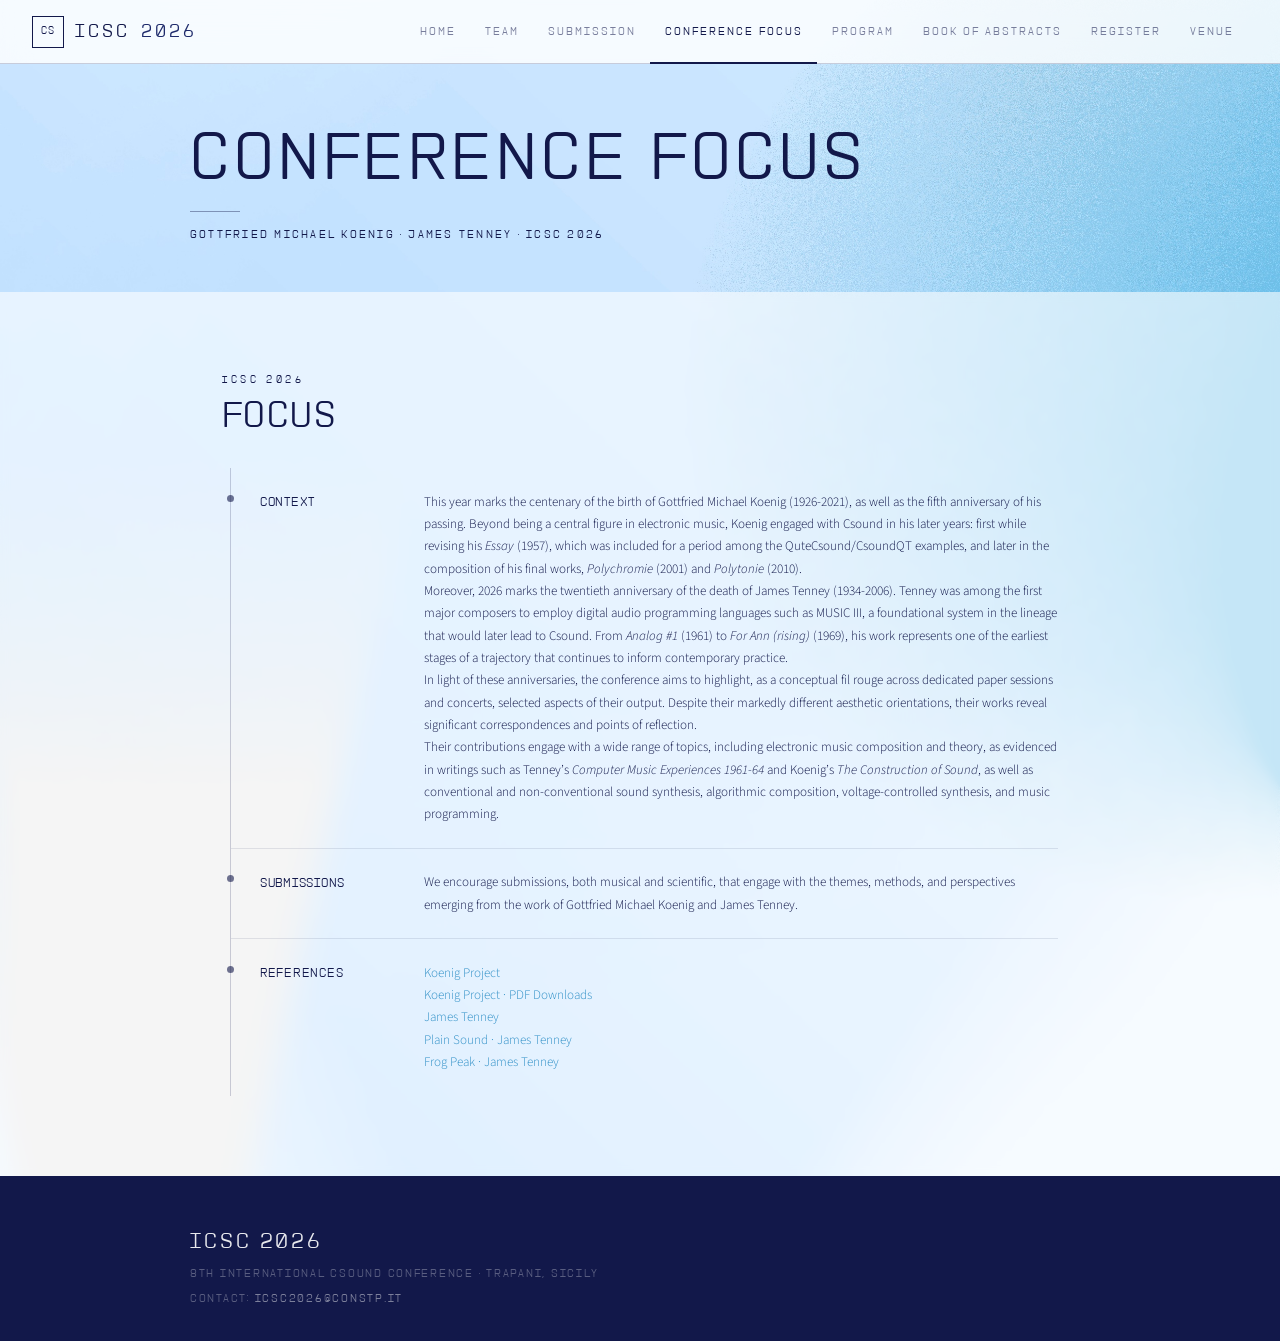
<file: conference-focus.html>
<!DOCTYPE html>
<html lang="en">
<head>
<meta charset="UTF-8">
<meta name="viewport" content="width=device-width, initial-scale=1.0">
<title>Conference Focus | ICSC 2026 · Trapani, Sicily</title>
<link rel="preconnect" href="https://fonts.googleapis.com">
<link href="https://fonts.googleapis.com/css2?family=Source+Sans+3:wght@300;400&display=swap" rel="stylesheet">
<link rel="stylesheet" href="style.css">
</head>
<body>

<div class="nav-wrapper">
  <nav>
    <a class="nav-brand" href="index.html">
      <div class="nav-brand-logo">Cs</div>
      ICSC <span>2026</span>
    </a>
    <ul class="nav-links">
      <li><a href="index.html">Home</a></li>
      <li><a href="team.html">Team</a></li>
      <li><a href="submission.html">Submission</a></li>
      <li><a href="conference-focus.html" class="active">Conference Focus</a></li>
      <li><a href="program.html">Program</a></li>
      <li><a href="book-of-abstracts.html">Book of Abstracts</a></li>
      <li><a href="register.html">Register</a></li>
      <li><a href="venue.html">Venue</a></li>
    </ul>
    <button class="burger" id="burger" onclick="toggleMenu()" aria-label="Menu">
      <span></span><span></span><span></span>
    </button>
  </nav>
  <div class="mobile-menu" id="mobileMenu">
    <a href="index.html">Home</a>
    <a href="team.html">Team</a>
    <a href="submission.html">Submission</a>
    <a href="conference-focus.html" class="active">Conference Focus</a>
    <a href="program.html">Program</a>
    <a href="book-of-abstracts.html">Book of Abstracts</a>
    <a href="register.html">Register</a>
    <a href="venue.html">Venue</a>
  </div>
</div>

<main>
  <div class="page-header">
    <div class="page-header-inner">
      <h1>Conference Focus</h1>
      <div class="page-header-rule"></div>
      <p>Gottfried Michael Koenig · James Tenney · ICSC 2026</p>
    </div>
  </div>

  <div class="line-divider"></div>

  <div class="content-bg">
    <div class="section">

      <span class="sec-kicker">ICSC 2026</span>
      <h2 class="sec-title">Focus</h2>

      <div class="timeline">

  <!-- CONTEXT -->
  <div class="tl-item">
    <div class="tl-date">Context</div>
    <div class="tl-content">
      <p>This year marks the centenary of the birth of Gottfried Michael Koenig (1926-2021), as well as the fifth anniversary of his passing. Beyond being a central figure in electronic music, Koenig engaged with Csound in his later years: first while revising his <em>Essay</em> (1957), which was included for a period among the QuteCsound/CsoundQT examples, and later in the composition of his final works, <em>Polychromie</em> (2001) and <em>Polytonie</em> (2010).</p>

      <p>Moreover, 2026 marks the twentieth anniversary of the death of James Tenney (1934-2006). Tenney was among the first major composers to employ digital audio programming languages such as MUSIC III, a foundational system in the lineage that would later lead to Csound. From <em>Analog #1</em> (1961) to <em>For Ann (rising)</em> (1969), his work represents one of the earliest stages of a trajectory that continues to inform contemporary practice.</p>

      <p>In light of these anniversaries, the conference aims to highlight, as a conceptual fil rouge across dedicated paper sessions and concerts, selected aspects of their output. Despite their markedly different aesthetic orientations, their works reveal significant correspondences and points of reflection.</p>

      <p>Their contributions engage with a wide range of topics, including electronic music composition and theory, as evidenced in writings such as Tenney’s <em>Computer Music Experiences 1961-64</em> and Koenig’s <em>The Construction of Sound</em>, as well as conventional and non-conventional sound synthesis, algorithmic composition, voltage-controlled synthesis, and music programming.</p>
    </div>
  </div>

  <!-- SUBMISSIONS -->
  <div class="tl-item">
    <div class="tl-date">Submissions</div>
    <div class="tl-content">
      <p>
        We encourage submissions, both musical and scientific, that engage with the themes, methods, and perspectives emerging from the work of Gottfried Michael Koenig and James Tenney.
      </p>
    </div>
  </div>

  <!-- REFERENCES -->
  <div class="tl-item">
    <div class="tl-date">References</div>
    <div class="tl-content">
      <p><a href="https://koenigproject.nl/" target="_blank" rel="noopener noreferrer">Koenig Project</a></p>
      <p><a href="https://koenigproject.nl/download-pdfs/" target="_blank" rel="noopener noreferrer">Koenig Project · PDF Downloads</a></p>
      <p><a href="http://www.jamestenney.net/" target="_blank" rel="noopener noreferrer">James Tenney</a></p>
      <p><a href="https://www.plainsound.org/artist/james_tenney.html" target="_blank" rel="noopener noreferrer">Plain Sound · James Tenney</a></p>
      <p><a href="https://frogpeak.org/fpartists/fptenney.html" target="_blank" rel="noopener noreferrer">Frog Peak · James Tenney</a></p>
    </div>
  </div>

</div>

    </div>
  </div>
</main>

<footer>
  <div class="footer-inner">
    <div class="footer-brand">
      ICSC 2026
      <p>8th International Csound Conference · Trapani, Sicily</p>
      <p class="footer-contact">Contact: <a href="mailto:icsc2026@constp.it">icsc2026@constp.it</a></p>
    </div>
  </div>
</footer>

<script>
  function toggleMenu() {
    var m = document.getElementById("mobileMenu");
    var b = document.getElementById("burger");
    m.classList.toggle("open");
    b.classList.toggle("open");
  }
</script>

</body>
</html>
</file>
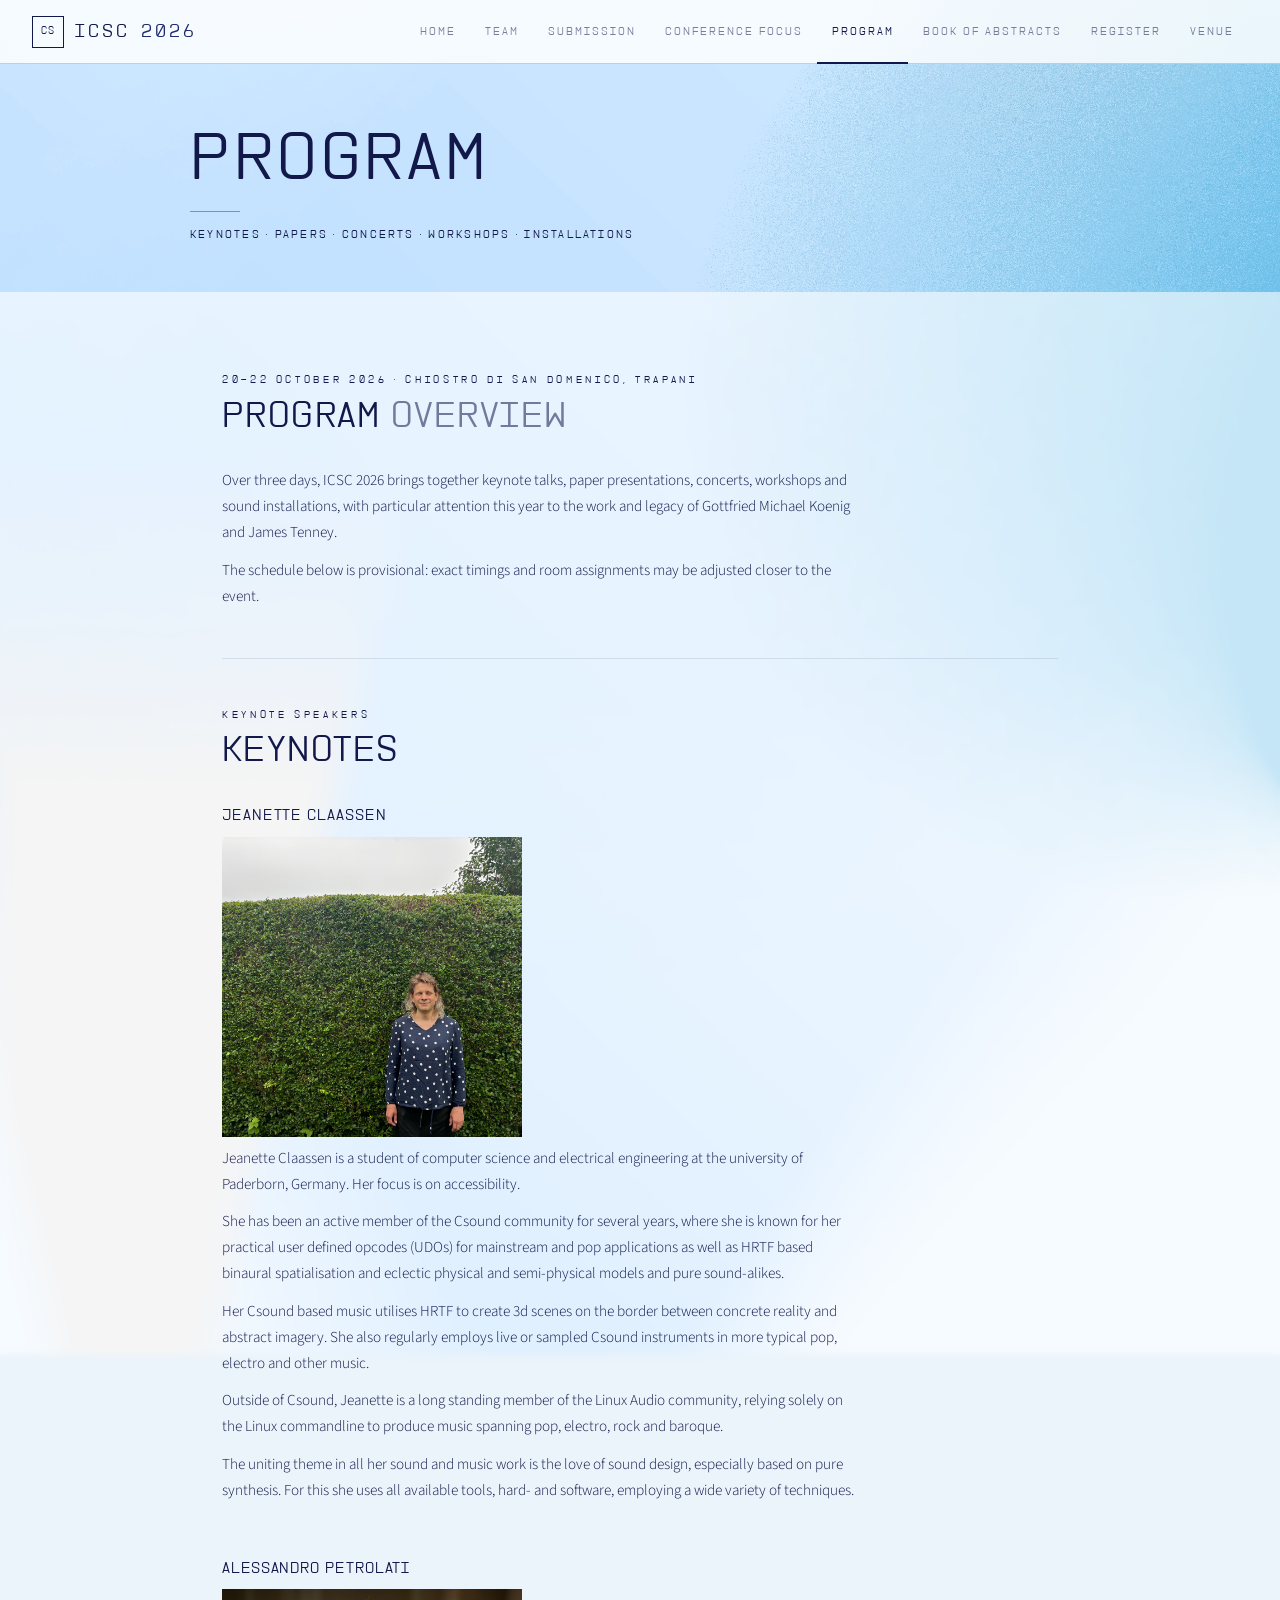
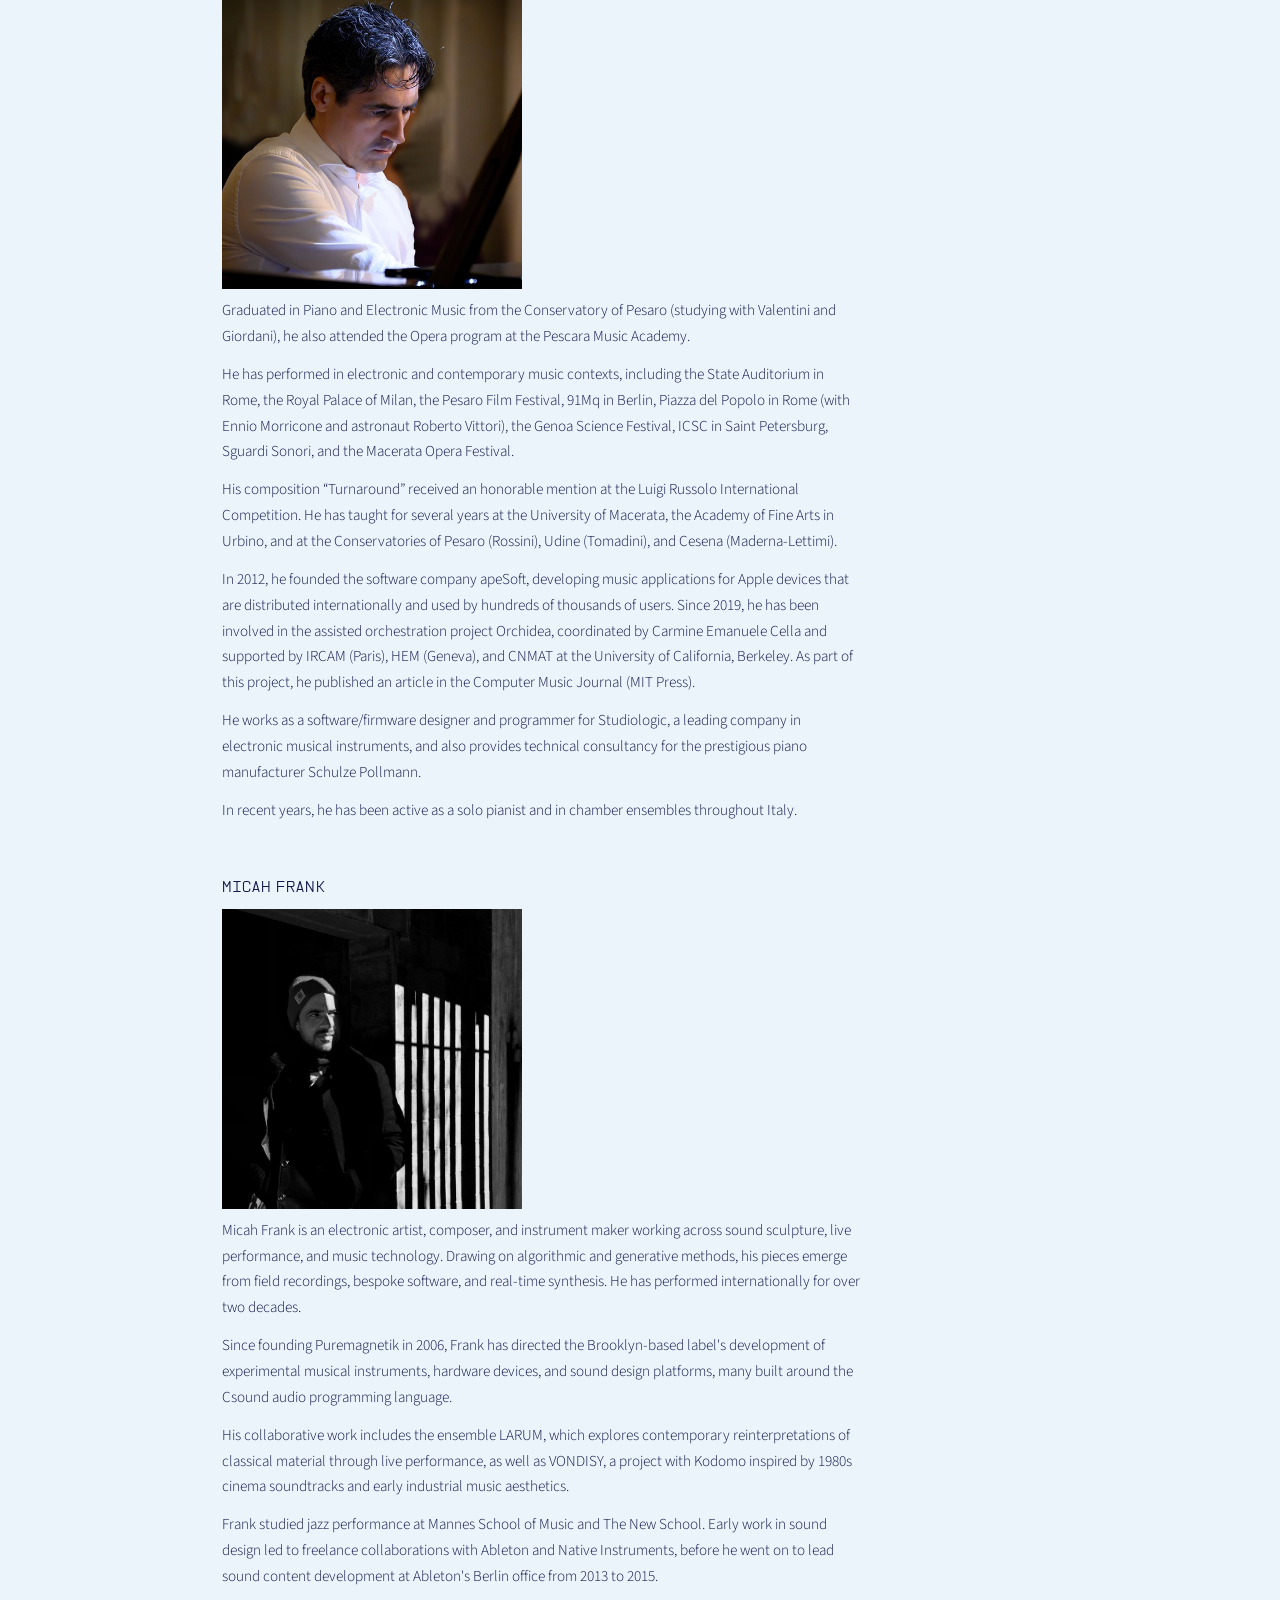
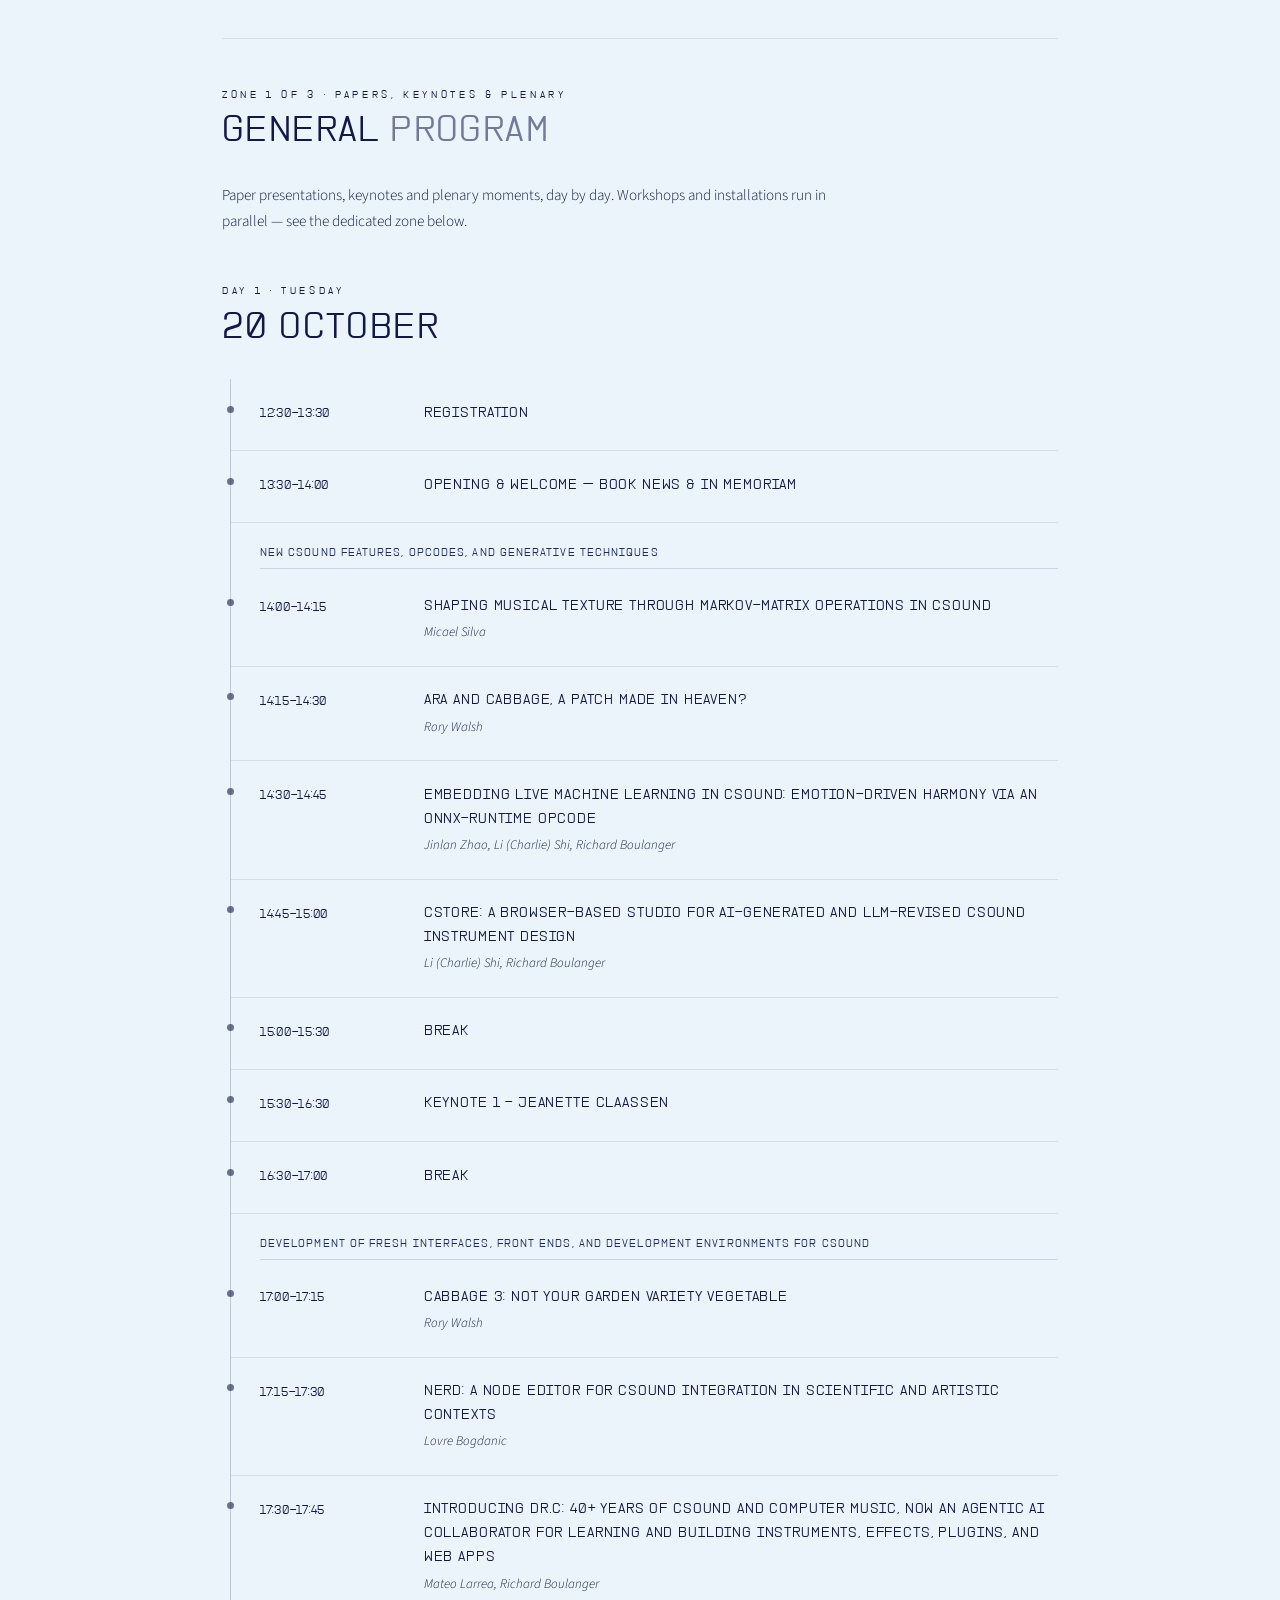
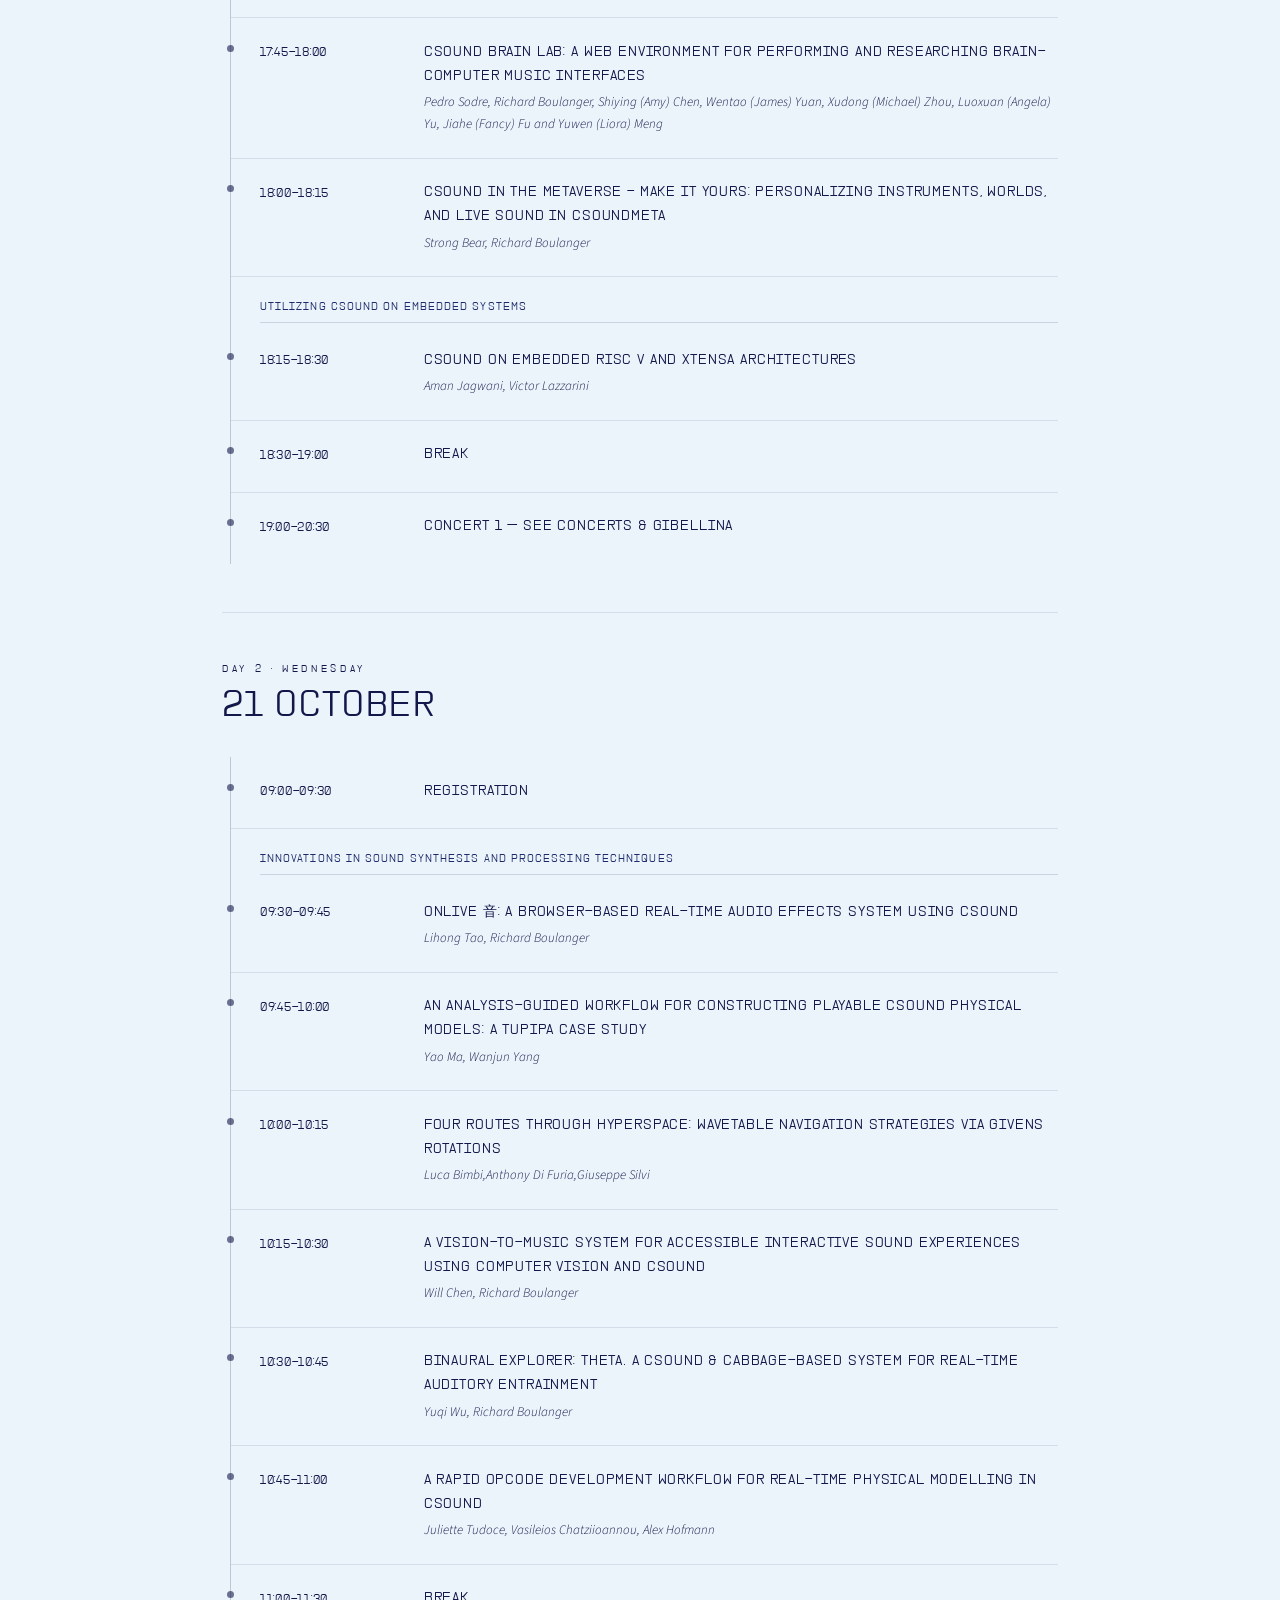
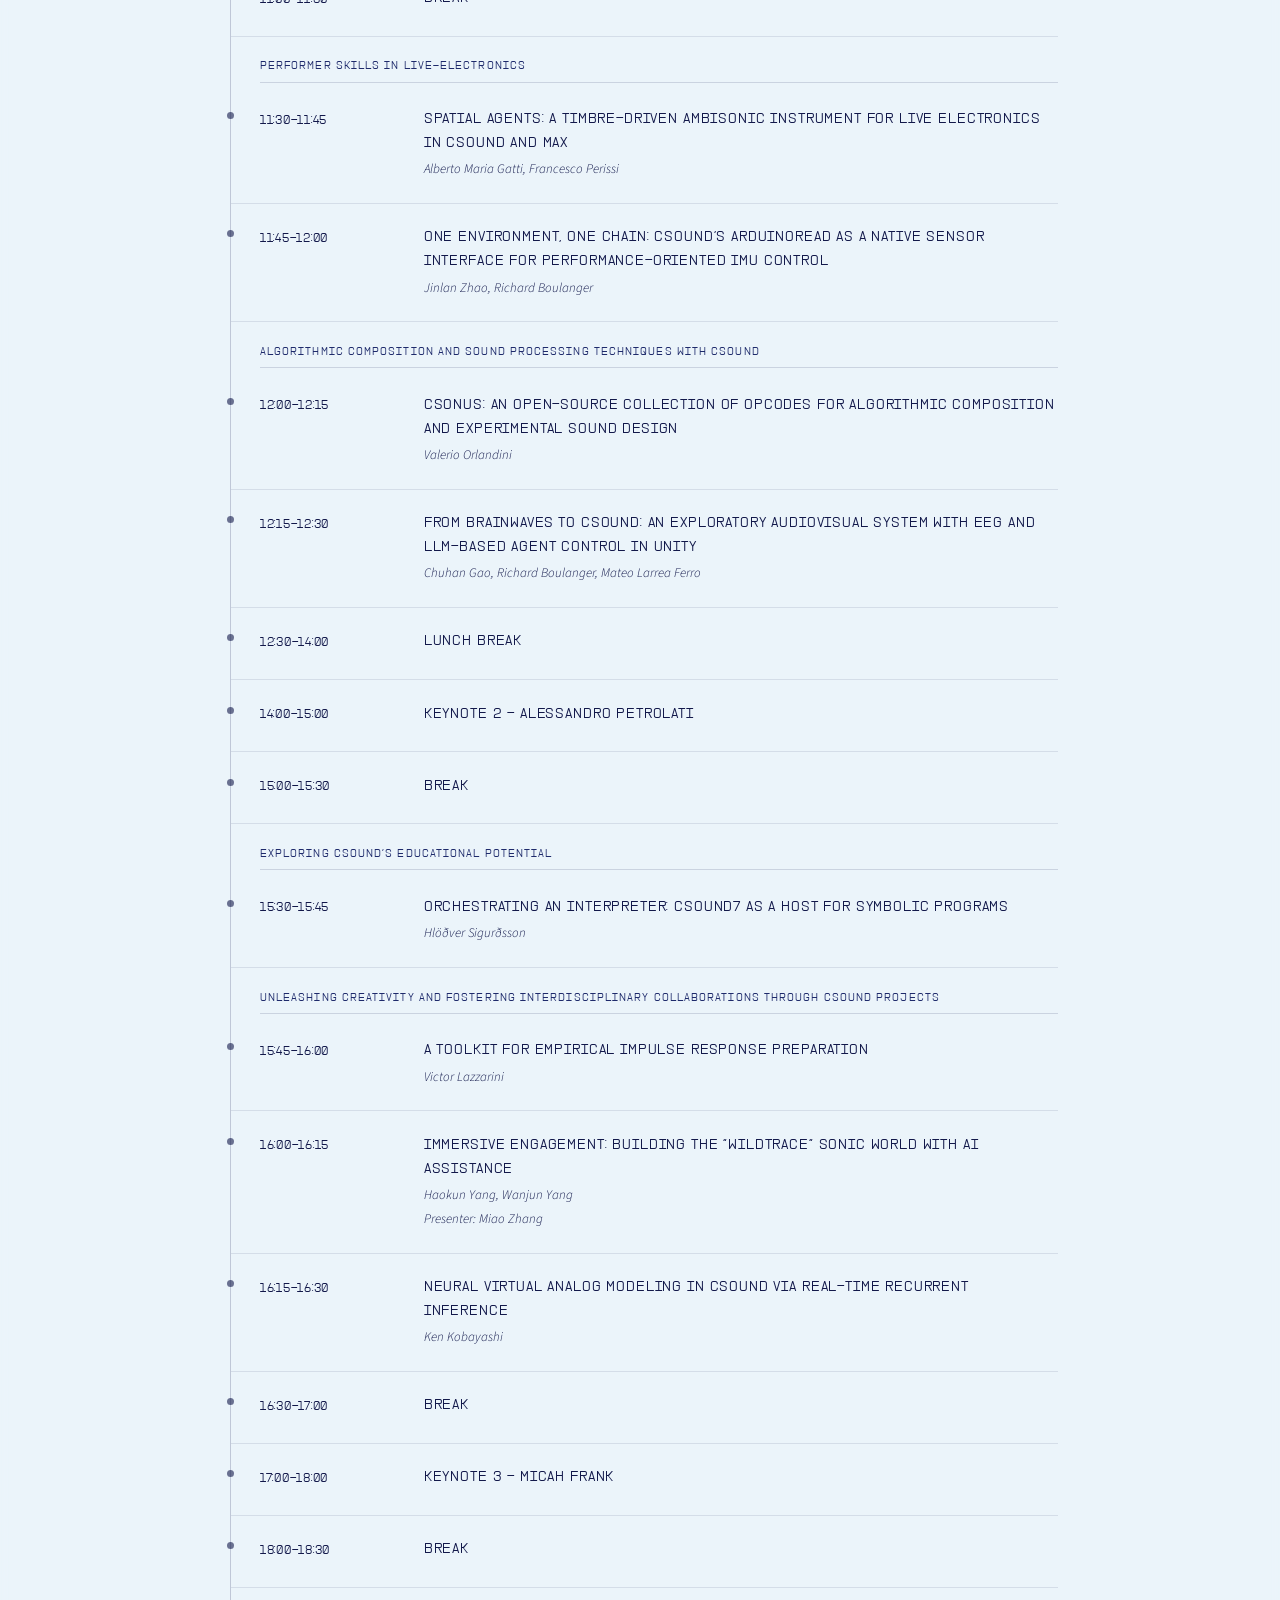
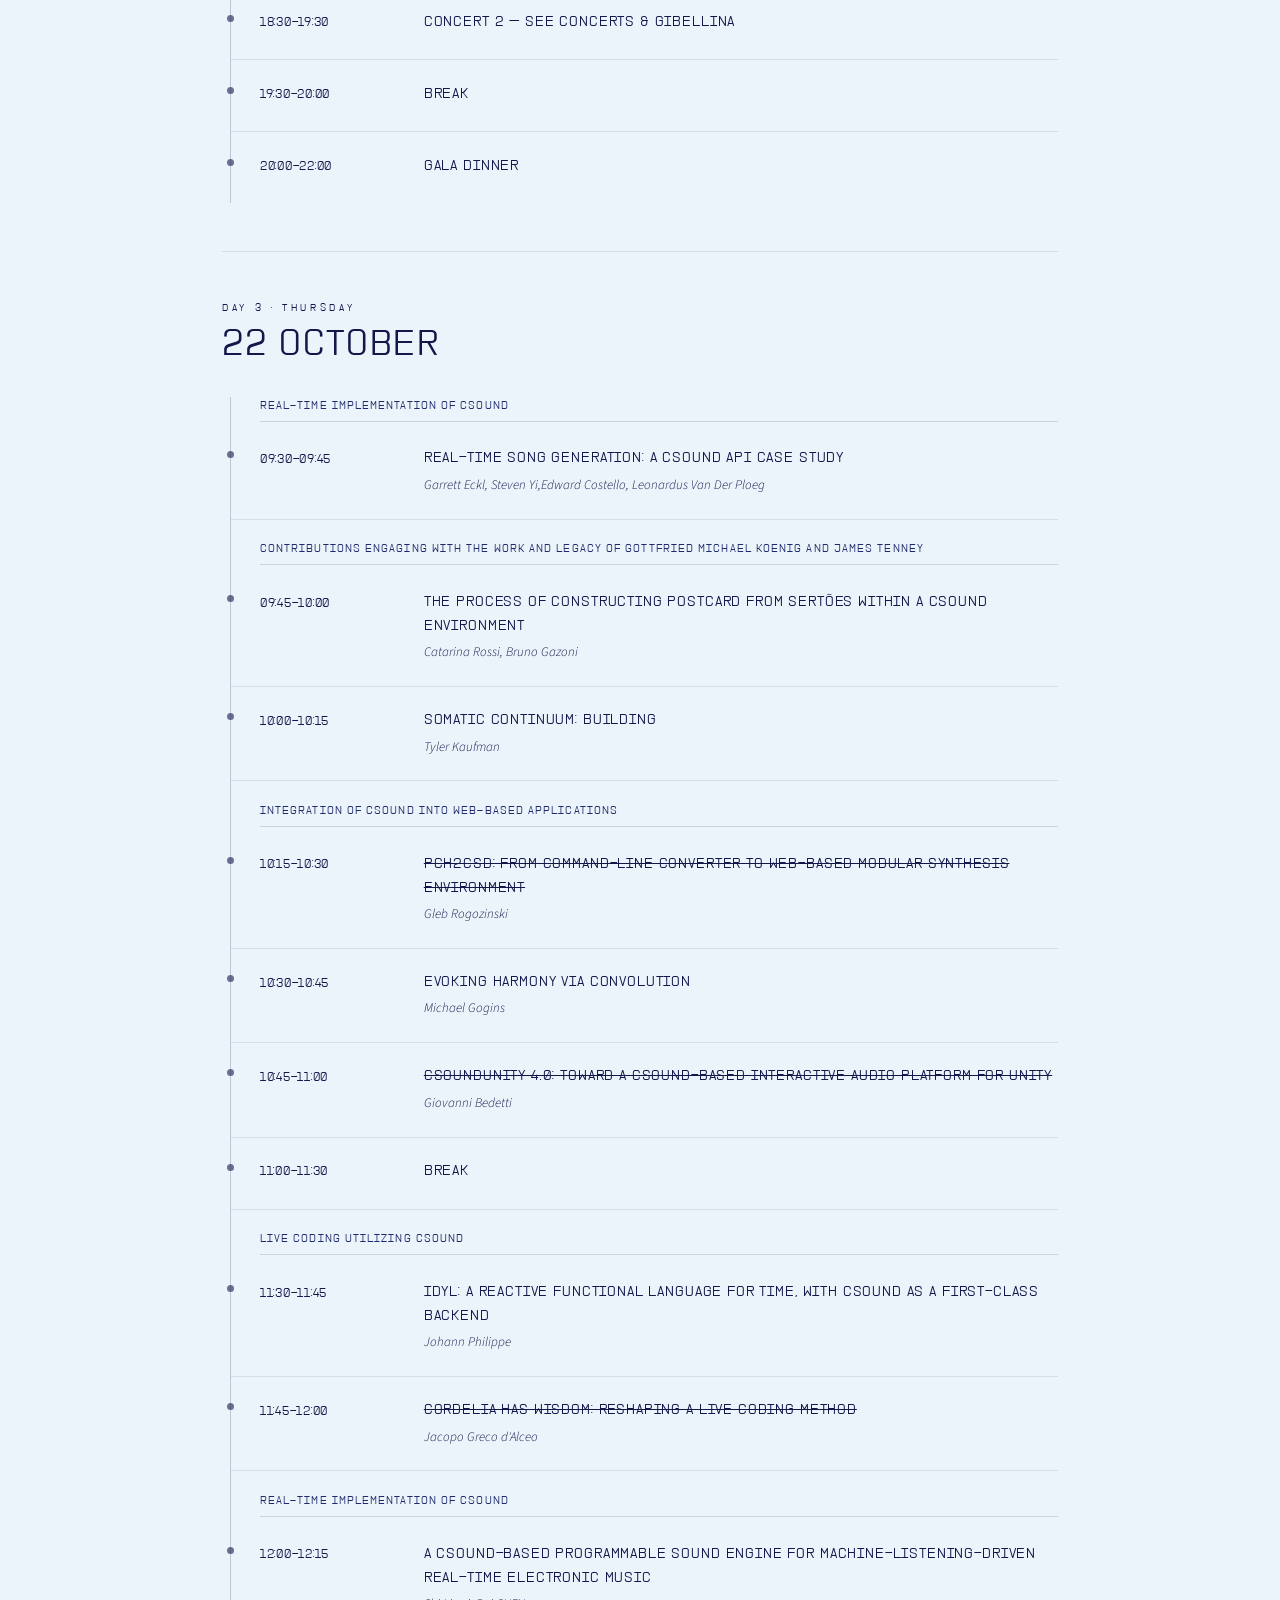
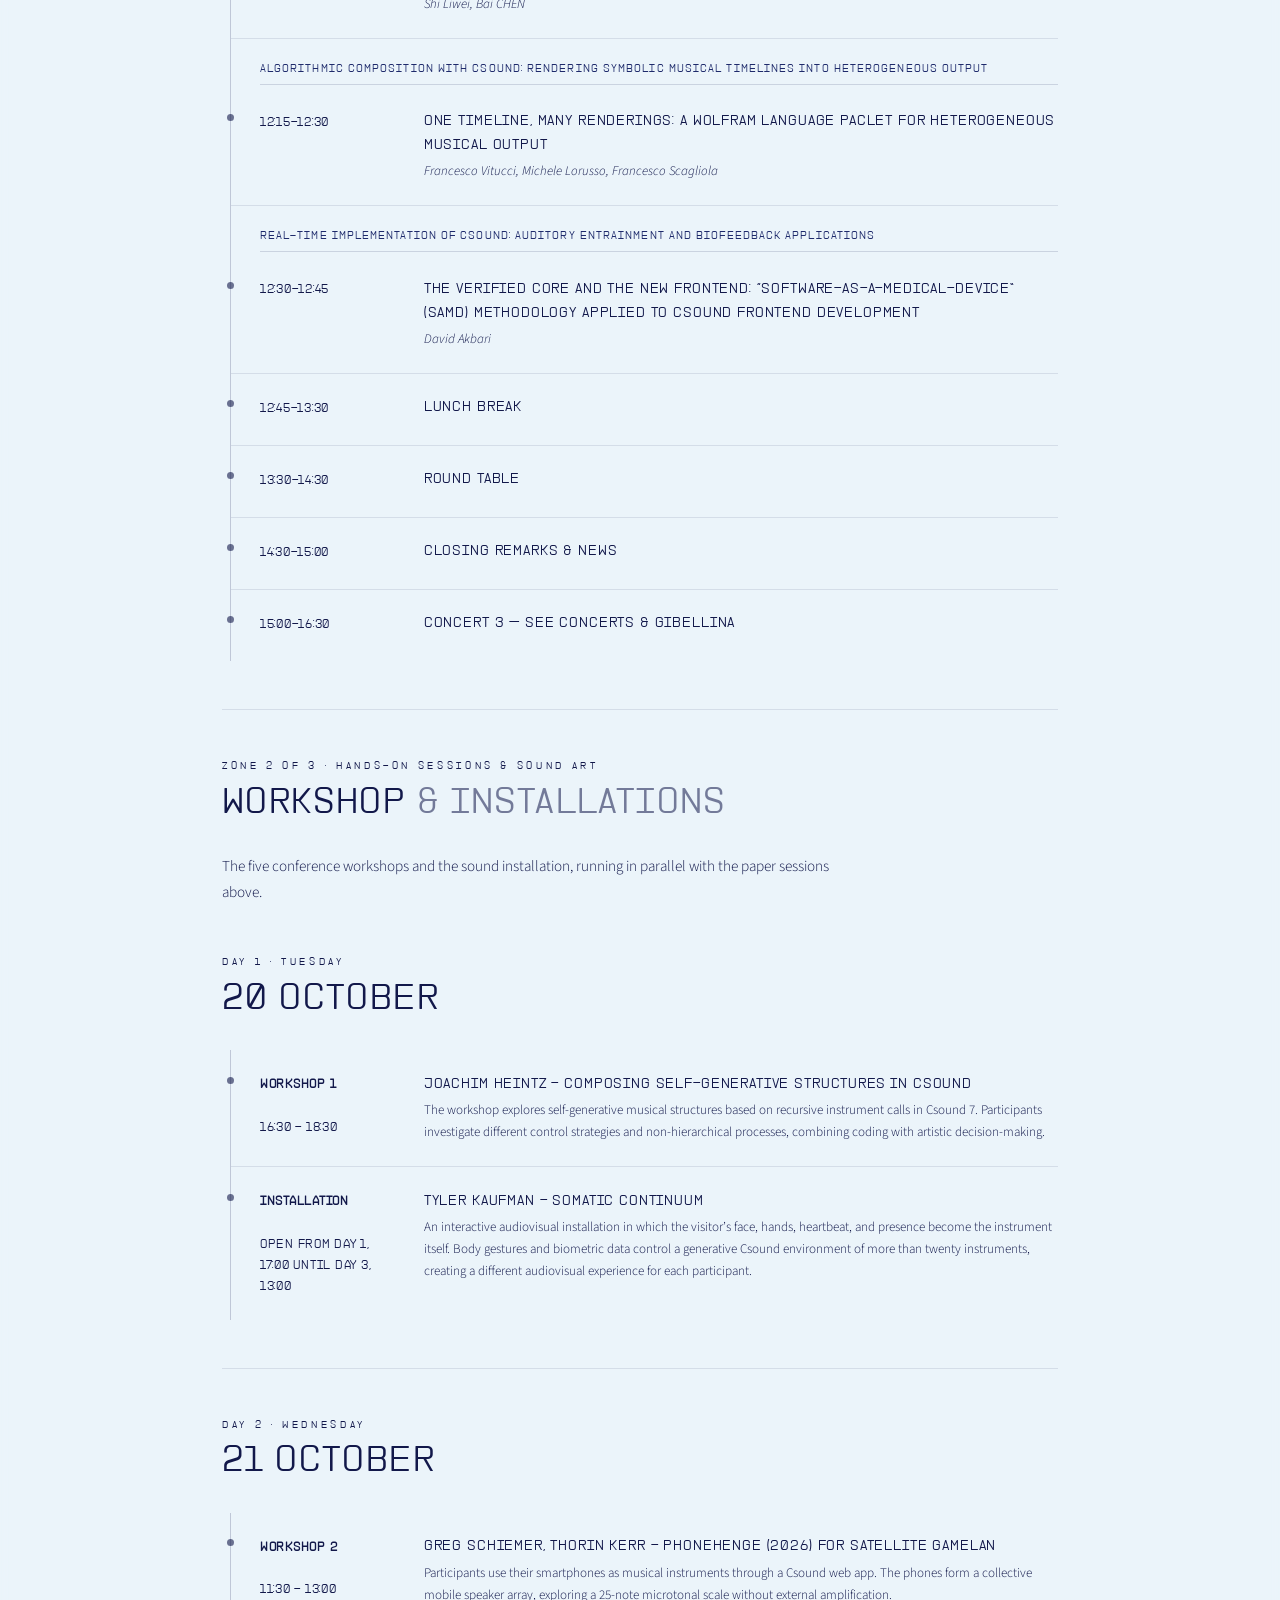
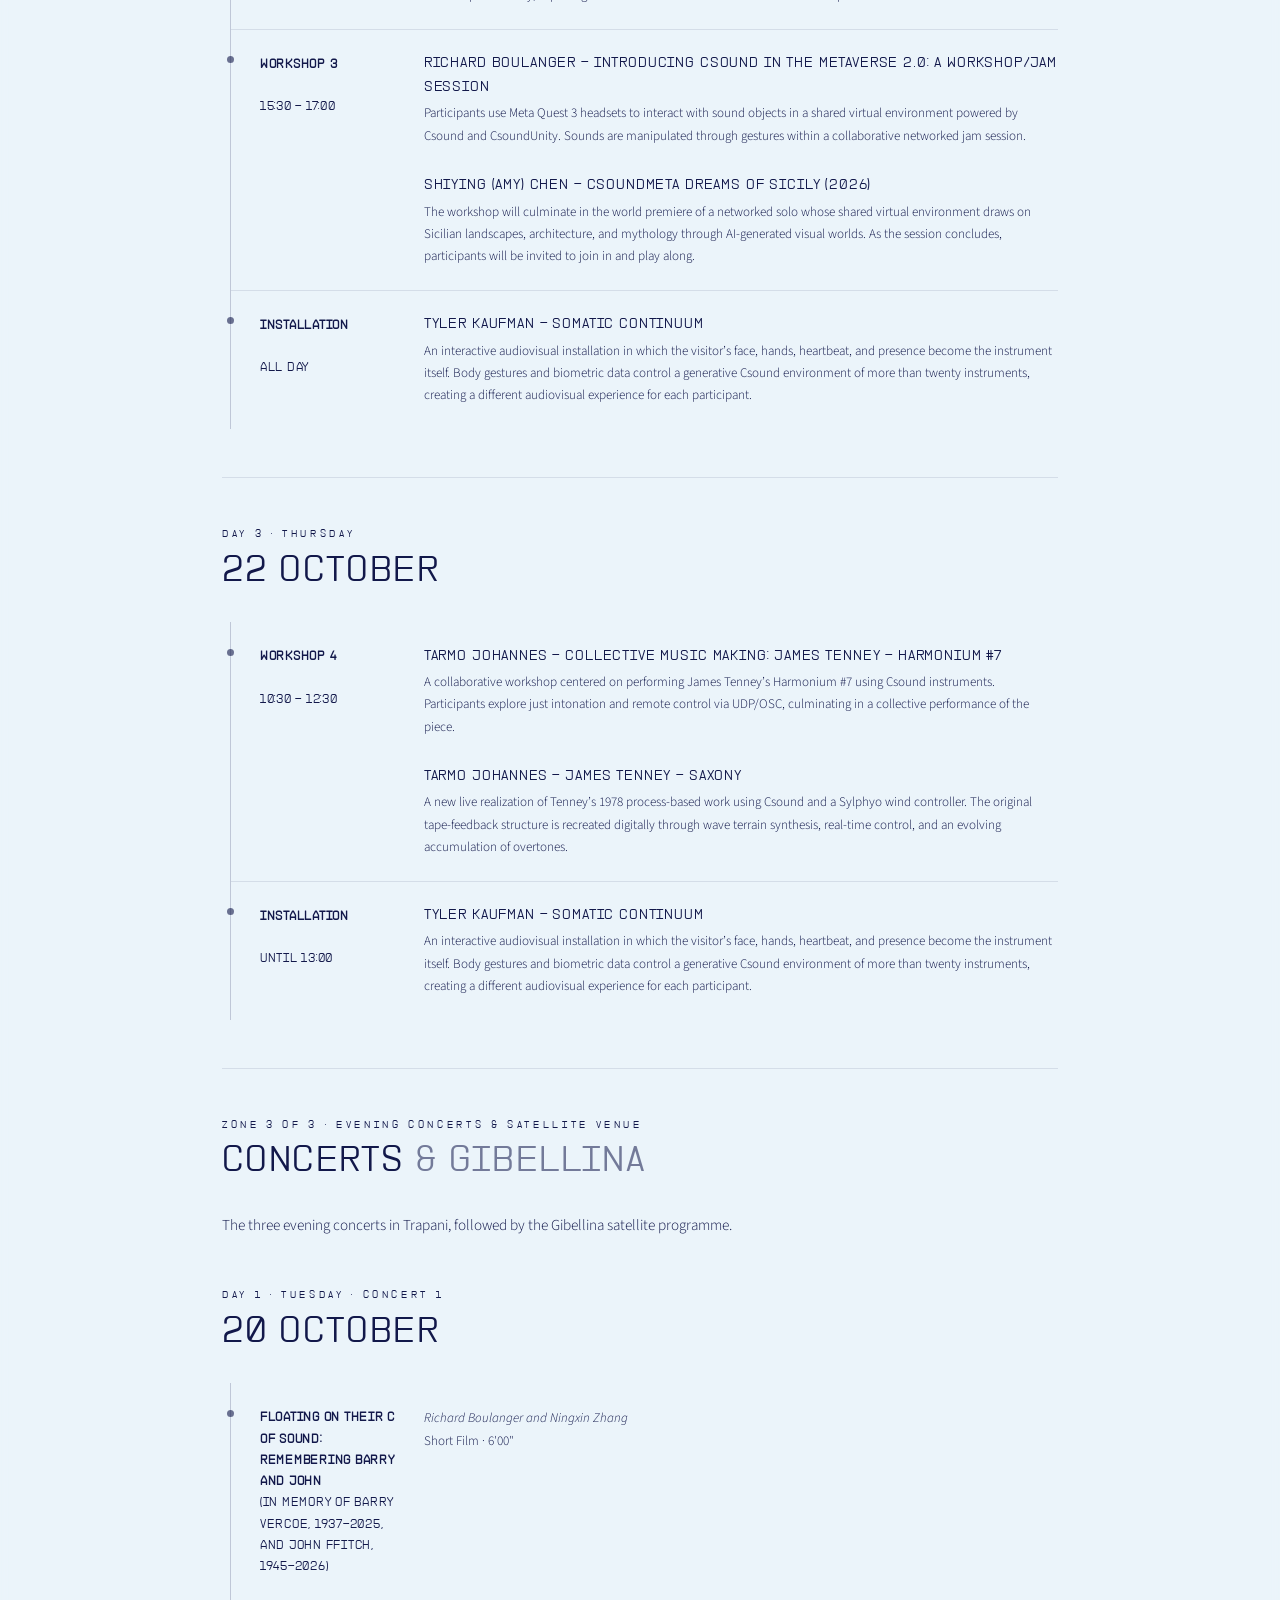
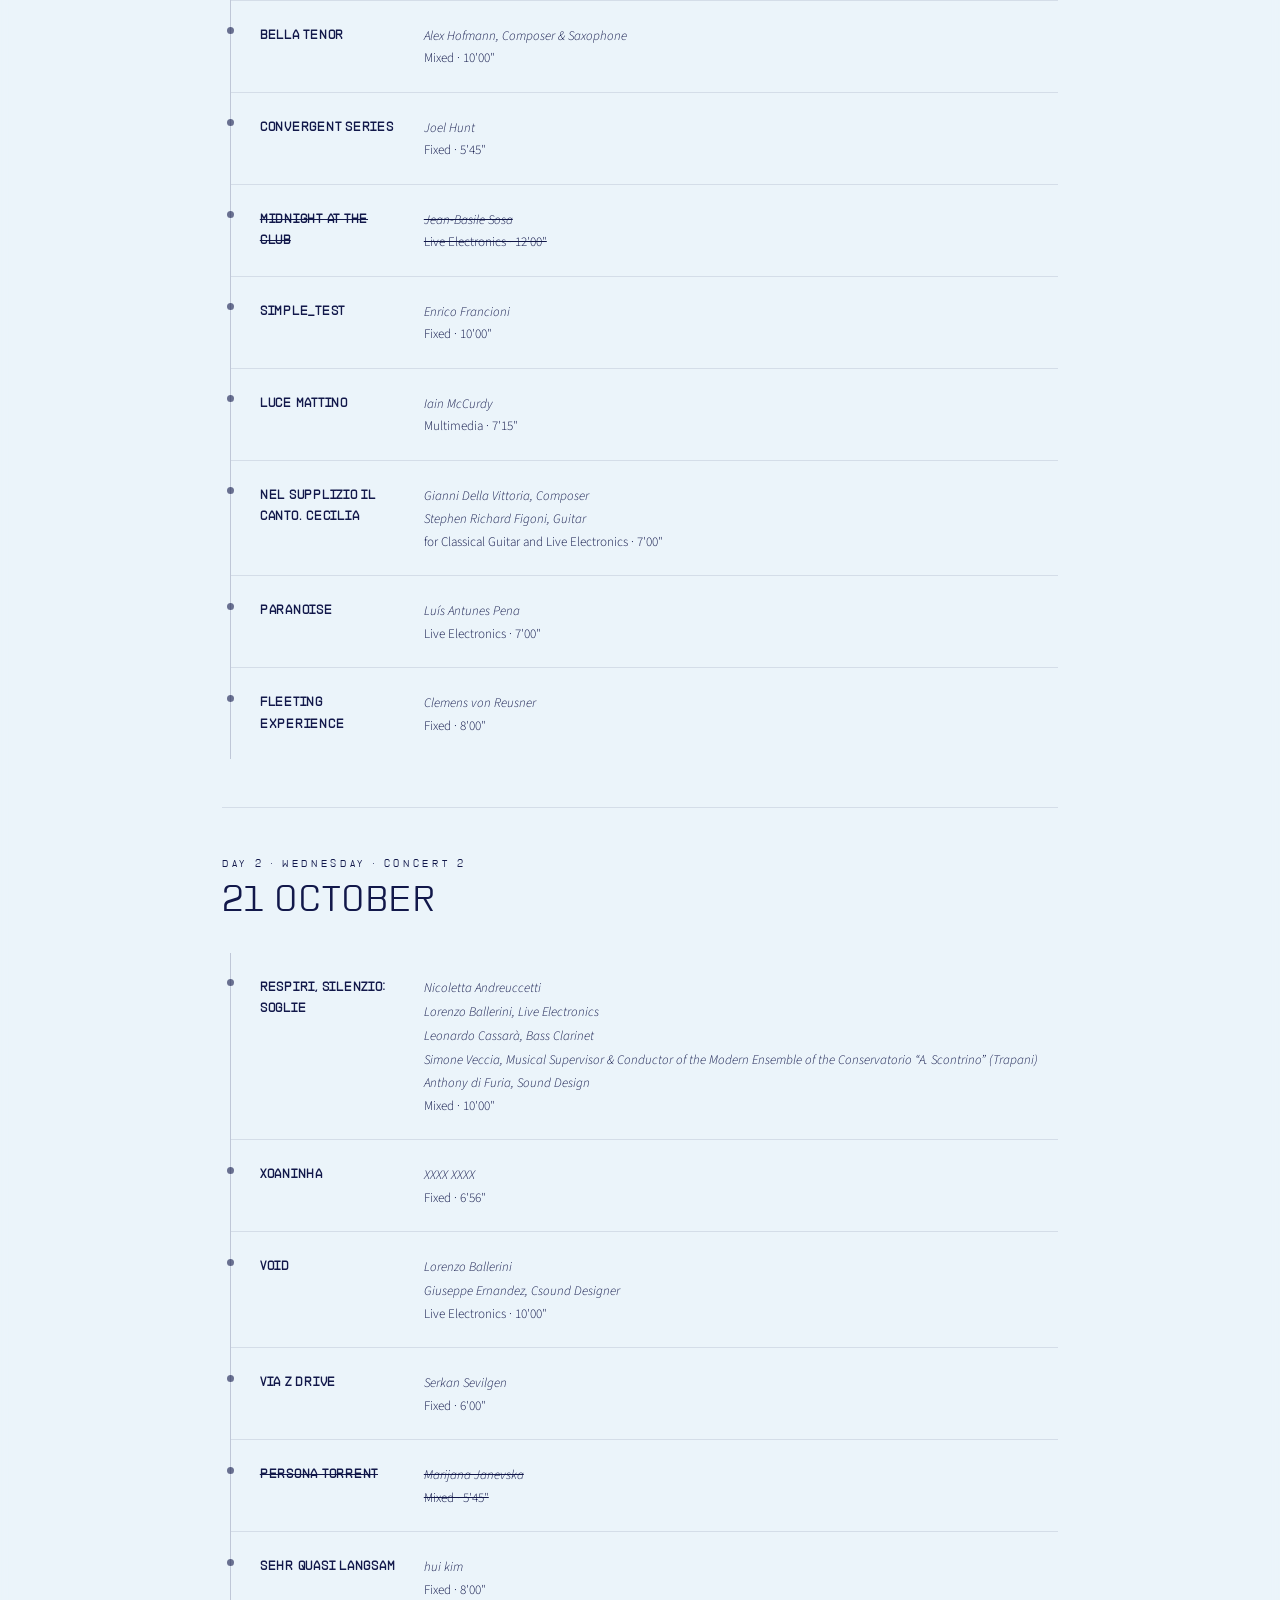
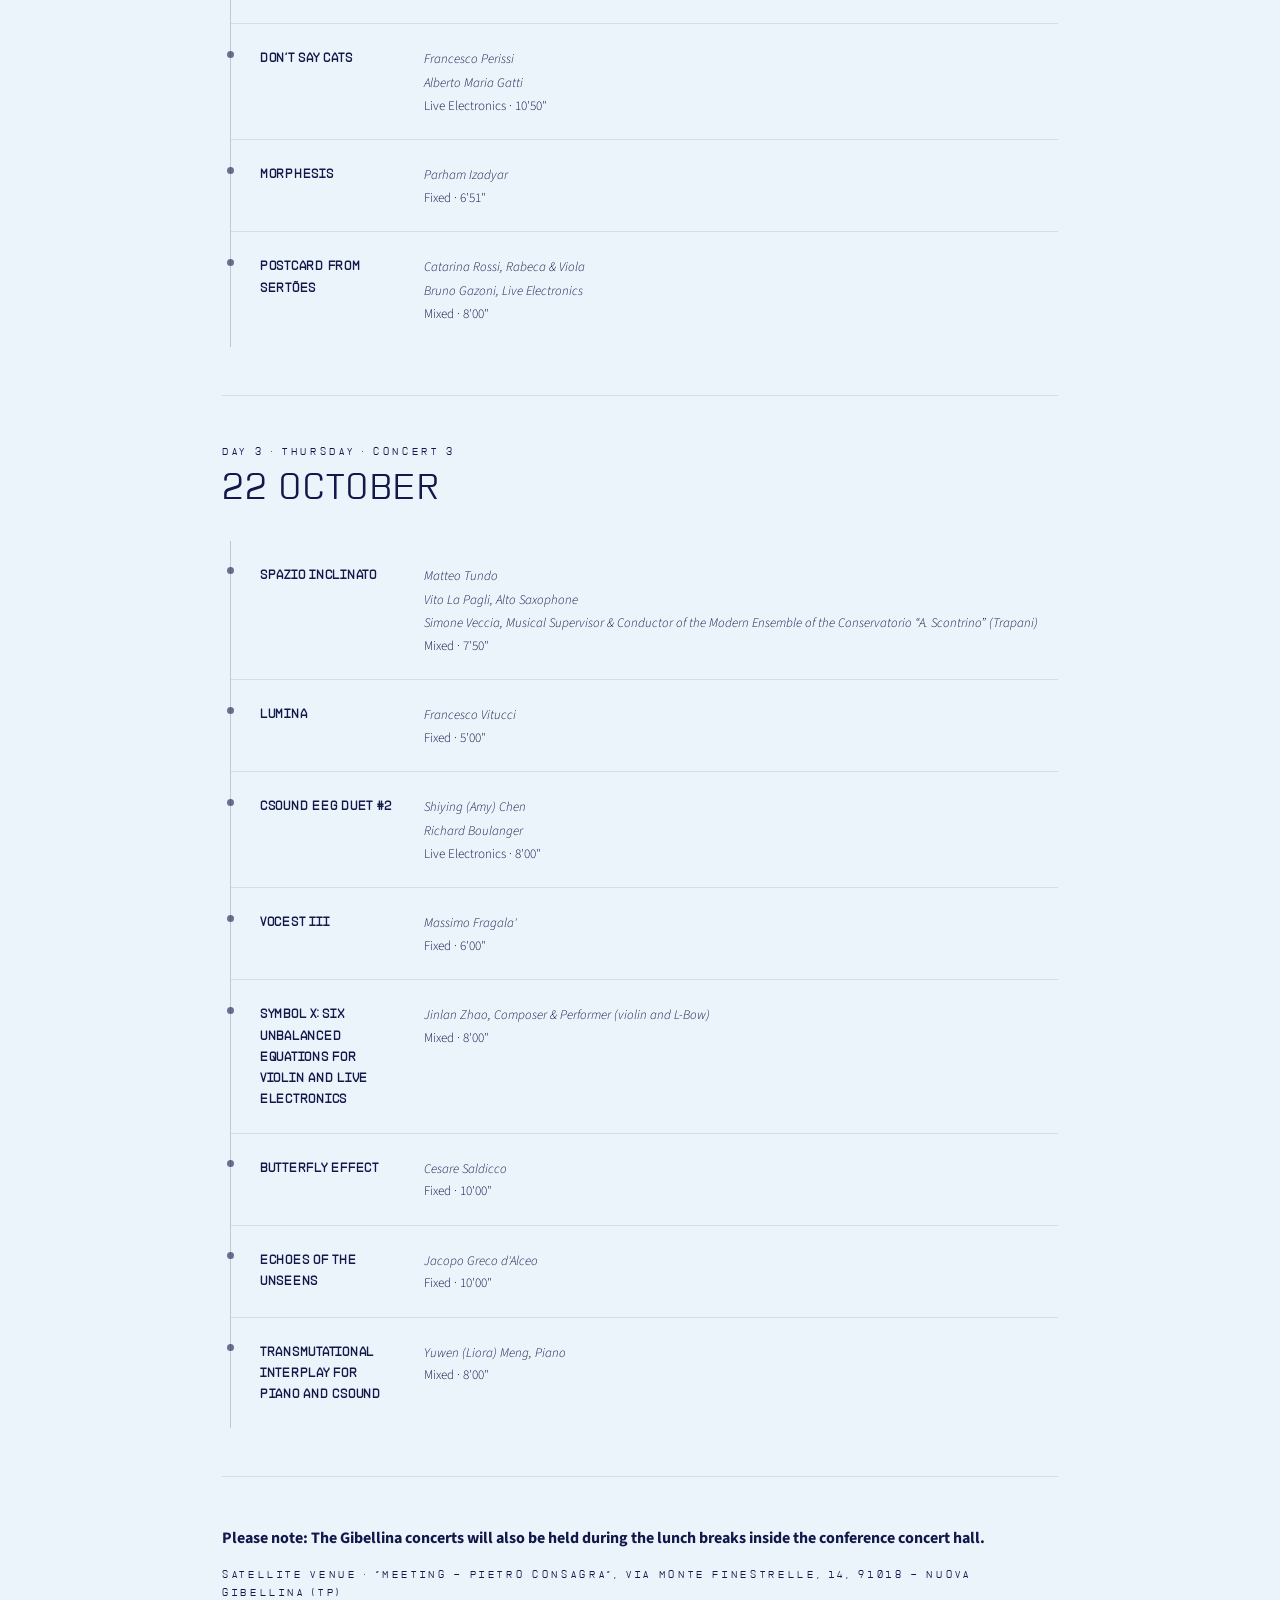
<file: program.html>
<!DOCTYPE html>
<html lang="en">

<head>
  <meta charset="UTF-8">
  <meta name="viewport" content="width=device-width, initial-scale=1.0">
  <title>Program – ICSC 2026 · Trapani, Sicily</title>
  <link rel="preconnect" href="https://fonts.googleapis.com">
  <link href="https://fonts.googleapis.com/css2?family=Source+Sans+3:wght@300;400&display=swap" rel="stylesheet">
  <link rel="stylesheet" href="style.css">
</head>

<body>

  <div class="nav-wrapper">
    <nav>
      <a class="nav-brand" href="index.html">
        <div class="nav-brand-logo">Cs</div>
        ICSC <span>2026</span>
      </a>
      <ul class="nav-links">
        <li><a href="index.html">Home</a></li>
        <li><a href="team.html">Team</a></li>
        <li><a href="submission.html">Submission</a></li>
        <li><a href="conference-focus.html">Conference Focus</a></li>
        <li class="has-dropdown">
          <a href="program.html" class="active">Program</a>
          <ul class="nav-dropdown">
            <li><a href="#overview">Keynote</a></li>
            <li><a href="#general-program">General Program</a></li>
            <li><a href="#workshops-installations">Workshop &amp; Installations</a></li>
            <li><a href="#concerts-gibellina">Concerts &amp; Gibellina</a></li>
          </ul>
        </li>
        <li><a href="book-of-abstracts.html">Book of Abstracts</a></li>
        <li><a href="register.html">Register</a></li>
        <li><a href="venue.html">Venue</a></li>
      </ul>
      <button class="burger" id="burger" onclick="toggleMenu()" aria-label="Menu">
        <span></span><span></span><span></span>
      </button>
    </nav>
    <div class="mobile-menu" id="mobileMenu">
      <a href="index.html">Home</a>
      <a href="team.html">Team</a>
      <a href="submission.html">Submission</a>
      <a href="conference-focus.html">Conference Focus</a>
      <div class="mobile-submenu-wrap">
        <button class="mobile-submenu-toggle active" id="programSubToggle" onclick="toggleProgramSub()"
          aria-expanded="false">
          Program <span class="mobile-submenu-arrow">&#9662;</span>
        </button>
        <div class="mobile-submenu" id="programSubmenu">
          <a href="#overview" onclick="toggleMenu()">Keynote</a>
          <a href="#general-program" onclick="toggleMenu()">General Program</a>
          <a href="#workshops-installations" onclick="toggleMenu()">Workshop &amp; Installations</a>
          <a href="#concerts-gibellina" onclick="toggleMenu()">Concerts &amp; Gibellina</a>
        </div>
      </div>
      <a href="book-of-abstracts.html">Book of Abstracts</a>
      <a href="register.html">Register</a>
      <a href="venue.html">Venue</a>
    </div>
  </div>

  <main>
    <div class="page-header">
      <div class="page-header-inner">
        <h1>Program</h1>
        <div class="page-header-rule"></div>
        <p>Keynotes · Papers · Concerts · Workshops · Installations</p>
      </div>
    </div>

    <div class="line-divider"></div>

    <div class="content-bg">
      <div class="section" id="overview">

        <span class="sec-kicker">20&ndash;22 October 2026 &middot; Chiostro di San Domenico, Trapani</span>
        <h2 class="sec-title">Program <strong>Overview</strong></h2>

        <div class="intro">
          <p>Over three days, ICSC 2026 brings together keynote talks, paper presentations, concerts, workshops and
            sound installations, with particular attention this year to the work and legacy of Gottfried Michael
            Koenig and James Tenney.</p>
          <p>The schedule below is provisional: exact timings and room assignments may be adjusted closer to the
            event.</p>
        </div>

        <hr class="section-divider">

        <span class="sec-kicker">Keynote Speakers</span>
        <h2 class="sec-title">Keynotes</h2>

        <div class="intro">

          <h2 class="sec-title2">Jeanette Claassen</h2>

          <img src="img/keynote/jeanette_c.jpg" alt="Jeanette Claassen"
            style="width: 300px; aspect-ratio: 1 / 1; object-fit: cover;">

          <p>Jeanette Claassen is a student of computer science and electrical engineering at the university of
            Paderborn, Germany. Her focus is on accessibility.</p>

          <p>She has been an active member of the Csound community for several years, where she is known for her
            practical user defined opcodes (UDOs) for mainstream and pop applications as well as HRTF based
            binaural spatialisation and eclectic physical and semi-physical models and pure sound-alikes.</p>

          <p>Her Csound based music utilises HRTF to create 3d scenes on the border between concrete reality and
            abstract imagery. She also regularly employs live or sampled Csound instruments in more typical pop,
            electro and other music.</p>

          <p>Outside of Csound, Jeanette is a long standing member of the Linux Audio community, relying solely on
            the Linux commandline to produce music spanning pop, electro, rock and baroque.</p>

          <p>The uniting theme in all her sound and music work is the love of sound design, especially based on
            pure synthesis. For this she uses all available tools, hard- and software, employing a wide variety of
            techniques.</p>
          <br><br>

          <h2 class="sec-title2">Alessandro Petrolati</h2>

          <img src="img/keynote/alessandro_Petrolati2025.png" alt="Alessandro Petrolati"
            style="width: 300px; aspect-ratio: 1 / 1; object-fit: cover;">

          <p>Graduated in Piano and Electronic Music from the Conservatory of Pesaro (studying with Valentini and
            Giordani), he also attended the Opera program at the Pescara Music Academy.</p>

          <p>He has performed in electronic and contemporary music contexts, including the State Auditorium in Rome,
            the Royal Palace of Milan, the Pesaro Film Festival, 91Mq in Berlin, Piazza del Popolo in Rome
            (with Ennio Morricone and astronaut Roberto Vittori), the Genoa Science Festival, ICSC in Saint
            Petersburg, Sguardi Sonori, and the Macerata Opera Festival.</p>

          <p>His composition &ldquo;Turnaround&rdquo; received an honorable mention at the Luigi Russolo
            International Competition. He has taught for several years at the University of Macerata, the Academy
            of Fine Arts in Urbino, and at the Conservatories of Pesaro (Rossini), Udine (Tomadini), and Cesena
            (Maderna-Lettimi).</p>

          <p>In 2012, he founded the software company apeSoft, developing music applications for Apple devices that
            are distributed internationally and used by hundreds of thousands of users. Since 2019, he has been
            involved in the assisted orchestration project Orchidea, coordinated by Carmine Emanuele Cella and
            supported by IRCAM (Paris), HEM (Geneva), and CNMAT at the University of California, Berkeley. As part
            of this project, he published an article in the Computer Music Journal (MIT Press).</p>

          <p>He works as a software/firmware designer and programmer for Studiologic, a leading company in
            electronic musical instruments, and also provides technical consultancy for the prestigious piano
            manufacturer Schulze Pollmann.</p>

          <p>In recent years, he has been active as a solo pianist and in chamber ensembles throughout Italy.</p>
          <br><br>

          <h2 class="sec-title2">Micah Frank</h2>

          <img src="img/keynote/MicahFrank.jpg" alt="Micah Frank"
            style="width: 300px; aspect-ratio: 1 / 1; object-fit: cover;">

          <p>Micah Frank is an electronic artist, composer, and instrument maker working across sound sculpture,
            live performance, and music technology. Drawing on algorithmic and generative methods, his pieces
            emerge from field recordings, bespoke software, and real-time synthesis. He has performed
            internationally for over two decades.</p>

          <p>Since founding Puremagnetik in 2006, Frank has directed the Brooklyn-based label's development of
            experimental musical instruments, hardware devices, and sound design platforms, many built around the
            Csound audio programming language.</p>

          <p>His collaborative work includes the ensemble LARUM, which explores contemporary reinterpretations of
            classical material through live performance, as well as VONDISY, a project with Kodomo inspired by
            1980s cinema soundtracks and early industrial music aesthetics.</p>

          <p>Frank studied jazz performance at Mannes School of Music and The New School. Early work in sound
            design led to freelance collaborations with Ableton and Native Instruments, before he went on to lead
            sound content development at Ableton's Berlin office from 2013 to 2015.</p>
          


        </div>

        <hr class="section-divider">

        <span class="sec-kicker">Zone 1 of 3 &middot; Papers, Keynotes &amp; Plenary</span>
        <h2 class="sec-title" id="general-program">General <strong>Program</strong></h2>

        <div class="intro">
          <p>Paper presentations, keynotes and plenary moments, day by day. Workshops and installations run in
            parallel &mdash; see the dedicated zone below.</p>
        </div>

        <span class="sec-kicker">Day 1 · Tuesday</span>
        <h2 class="sec-title">20 October</h2>

        <div class="timeline">
          <div class="tl-item">
            <div class="tl-date">12:30&ndash;13:30</div>
            <div class="tl-content">
              <h4>Registration</h4>
            </div>
          </div>
          <div class="tl-item">
            <div class="tl-date">13:30&ndash;14:00</div>
            <div class="tl-content">
              <h4>Opening &amp; Welcome — book news &amp; in memoriam</h4>
            </div>
          </div>
          <div class="tl-cathead">New Csound features, opcodes, and generative techniques</div>
          <!-- <div class="tl-item">
            <div class="tl-date">14:00&ndash;14:15</div>
            <div class="tl-content">
              <h4>A Toolkit for Empirical Impulse Response Preparation</h4>
              <p class="tl-authors">Victor Lazzarini</p>
            </div>
          </div> -->
          <div class="tl-item">
            <div class="tl-date">14:00&ndash;14:15</div>
            <div class="tl-content">
              <h4>Shaping Musical Texture through Markov-Matrix Operations in Csound</h4>
              <p class="tl-authors">Micael Silva</p>
            </div>
          </div>
          <div class="tl-item">
            <div class="tl-date">14:15&ndash;14:30</div>
            <div class="tl-content">
              <h4>ARA and Cabbage, a patch made in heaven?</h4>
              <p class="tl-authors">Rory Walsh</p>
            </div>
          </div>
          <div class="tl-item">
            <div class="tl-date">14:30&ndash;14:45</div>
            <div class="tl-content">
              <h4>Embedding Live Machine Learning in Csound: Emotion-Driven Harmony via an ONNX-Runtime Opcode</h4>
              <p class="tl-authors">Jinlan Zhao, Li (Charlie) Shi, Richard Boulanger</p>
            </div>
          </div>
          <div class="tl-item">
            <div class="tl-date">14:45&ndash;15:00</div>
            <div class="tl-content">
              <h4>CStore: A Browser-Based Studio for AI-Generated and LLM-Revised Csound Instrument Design</h4>
              <p class="tl-authors">Li (Charlie) Shi, Richard Boulanger </p>
              <!-- <h4>Orchestrating an Interpreter: Csound7 as a Host for Symbolic Programs</h4>
              <p class="tl-authors">Hlöðver Sigurðsson</p> -->
            </div>
          </div>
          <div class="tl-item">
            <div class="tl-date">15:00&ndash;15:30</div>
            <div class="tl-content">
              <h4>Break</h4>
            </div>
          </div>
          <div class="tl-item">
            <div class="tl-date">15:30&ndash;16:30</div>
            <div class="tl-content">
              <h4>Keynote 1 - JEANETTE CLAASSEN</h4>
            </div>
          </div>
          <div class="tl-item">
            <div class="tl-date">16:30&ndash;17:00</div>
            <div class="tl-content">
              <h4>Break</h4>
            </div>
          </div>
          <div class="tl-cathead">Development of fresh interfaces, front ends, and development environments for Csound</div>
          <div class="tl-item">
            <div class="tl-date">17:00&ndash;17:15</div>
            <div class="tl-content">
              <h4>Cabbage 3: Not Your Garden Variety Vegetable</h4>
              <p class="tl-authors">Rory Walsh</p>
            </div>
          </div>
          <div class="tl-item">
            <div class="tl-date">17:15&ndash;17:30</div>
            <div class="tl-content">
              <h4>NERD: A Node Editor for Csound Integration in Scientific and Artistic Contexts</h4>
              <p class="tl-authors">Lovre Bogdanic</p>
            </div>
          </div>
          <div class="tl-item">
            <div class="tl-date">17:30&ndash;17:45</div>
            <div class="tl-content">
              <h4>Introducing Dr.C: 40+ Years of Csound and Computer Music, Now an Agentic AI Collaborator for Learning and Building Instruments, Effects, Plugins, and Web Apps</h4>
              <p class="tl-authors">Mateo Larrea, Richard Boulanger</p>
              <!-- <h4>CStore: A Browser-Based Studio for AI-Generated and LLM-Revised Csound Instrument Design</h4>
              <p class="tl-authors">Li (Charlie) Shi, Richard Boulanger</p> -->
            </div>
          </div>
          <div class="tl-item">
            <div class="tl-date">17:45&ndash;18:00</div>
            <div class="tl-content">
            <h4>Csound Brain Lab: A Web Environment for Performing and Researching Brain-Computer Music Interfaces</h4>
              <p class="tl-authors">Pedro Sodre, Richard Boulanger, Shiying (Amy) Chen, Wentao (James) Yuan, Xudong (Michael) Zhou, Luoxuan (Angela) Yu, Jiahe (Fancy) Fu and Yuwen (Liora) Meng</p>
              </div>
            <!-- 
              <h4>CsoundUnity 4.0: Toward a Csound-Based Interactive Audio Platform for Unity</h4>
              <p class="tl-authors">Giovanni Bedetti</p>
             -->
          </div>
          <div class="tl-item">
            <div class="tl-date">18:00&ndash;18:15</div>
            <div class="tl-content">
              <h4>Csound in the MetaVerse - Make It Yours: Personalizing Instruments, Worlds, and Live Sound in CsoundMeta</h4>
              <p class="tl-authors">Strong Bear, Richard Boulanger</p>
            </div>
          </div>
          <div class="tl-cathead">Utilizing Csound on embedded systems</div>
          <div class="tl-item">
            <div class="tl-date">18:15&ndash;18:30</div>
            <div class="tl-content">
              <h4>Csound on Embedded Risc V and Xtensa Architectures</h4>
              <p class="tl-authors">Aman Jagwani, Victor Lazzarini</p>
            </div>
          </div>
          <div class="tl-item">
            <div class="tl-date">18:30&ndash;19:00</div>
            <div class="tl-content">
              <h4>Break</h4>
            </div>
          </div>
          <div class="tl-item">
            <div class="tl-date">19:00&ndash;20:30</div>
            <div class="tl-content">
              <h4>Concert 1 — see Concerts &amp; Gibellina</h4>
            </div>
          </div>
        </div>

        <hr class="section-divider">

        <span class="sec-kicker">Day 2 · Wednesday</span>
        <h2 class="sec-title">21 October</h2>

        <div class="timeline">
          <div class="tl-item">
            <div class="tl-date">09:00&ndash;09:30</div>
            <div class="tl-content">
              <h4>Registration</h4>
            </div>
          </div>
          <div class="tl-cathead">Innovations in sound synthesis and processing techniques</div>
          <div class="tl-item">
            <div class="tl-date">09:30&ndash;09:45</div>
            <div class="tl-content">
              <h4>OnLive 音: A Browser-Based Real-Time Audio Effects System Using Csound</h4>
              <p class="tl-authors">Lihong Tao, Richard Boulanger</p>
              <!-- <h4>Evoking Harmony via Convolution</h4>
              <p class="tl-authors">Michael Gogins</p> -->
            </div>
          </div>
          <div class="tl-item">
            <div class="tl-date">09:45&ndash;10:00</div>
            <div class="tl-content">
              <h4>An Analysis-Guided Workflow for Constructing Playable Csound Physical Models: A Tupipa Case Study</h4>
              <p class="tl-authors">Yao Ma, Wanjun Yang</p>
            </div>
          </div>
          <div class="tl-item">
            <div class="tl-date">10:00&ndash;10:15</div>
            <div class="tl-content">
              <h4>Four Routes Through Hyperspace: Wavetable Navigation Strategies via Givens Rotations</h4>
              <p class="tl-authors">Luca Bimbi,Anthony Di Furia,Giuseppe Silvi</p>
            </div>
          </div>
          <div class="tl-item">
            <div class="tl-date">10:15&ndash;10:30</div>
            <div class="tl-content">
              <h4>A Vision-to-Music System for Accessible Interactive Sound Experiences Using Computer Vision and Csound</h4>
              <p class="tl-authors">Will Chen, Richard Boulanger</p>
              <!-- <h4>Neural Virtual Analog Modeling in Csound via Real-Time Recurrent Inference</h4>
              <p class="tl-authors">Ken Kobayashi</p> -->
            </div>
          </div>
          <div class="tl-item">
            <div class="tl-date">10:30&ndash;10:45</div>
            <div class="tl-content">
              <h4>Binaural Explorer: Theta. A Csound & Cabbage-based System for Real-Time Auditory Entrainment</h4>
              <p class="tl-authors">Yuqi Wu, Richard Boulanger</p>
              <!-- <h4>The Verified Core and the New Frontend: “Software-as-a-Medical-Device” (SaMD) Methodology Applied to Csound Frontend Development</h4>
              <p class="tl-authors">David Akbari</p> -->
            </div>
          </div>
          <div class="tl-item">
            <div class="tl-date">10:45&ndash;11:00</div>
            <div class="tl-content">
              <h4>A Rapid Opcode Development Workflow for Real-Time Physical Modelling in Csound</h4>
              <p class="tl-authors">Juliette Tudoce, Vasileios Chatziioannou, Alex Hofmann</p>
            </div>
          </div>
          <div class="tl-item">
            <div class="tl-date">11:00&ndash;11:30</div>
            <div class="tl-content">
              <h4>Break</h4>
            </div>
          </div>
          <div class="tl-cathead">Performer skills in Live-electronics</div>
          <div class="tl-item">
            <div class="tl-date">11:30&ndash;11:45</div>
            <div class="tl-content">
              <h4>Spatial Agents: A Timbre-Driven Ambisonic Instrument for Live Electronics in Csound and Max</h4>
              <p class="tl-authors">Alberto Maria Gatti, Francesco Perissi</p>
            </div>
          </div>
          <div class="tl-item">
            <div class="tl-date">11:45&ndash;12:00</div>
            <div class="tl-content">
              <h4>One Environment, One Chain: Csound's arduinoRead as a Native Sensor Interface for Performance-Oriented IMU Control</h4>
              <p class="tl-authors">Jinlan Zhao, Richard Boulanger</p>
            </div>
          </div>
          <div class="tl-cathead">Algorithmic composition and sound processing techniques with Csound</div>
          <div class="tl-item">
            <div class="tl-date">12:00&ndash;12:15</div>
            <div class="tl-content">
              <h4>csonus: An open-source collection of opcodes for algorithmic composition and experimental sound design</h4>
              <p class="tl-authors">Valerio Orlandini</p>
            </div>
          </div>
          <div class="tl-item">
            <div class="tl-date">12:15&ndash;12:30</div>
            <div class="tl-content">
              <h4>From Brainwaves to Csound: An Exploratory Audiovisual System with EEG and LLM-Based Agent Control in Unity</h4>
              <p class="tl-authors">Chuhan Gao, Richard Boulanger, Mateo Larrea Ferro</p>
              <!-- <h4>A Toolkit for Empirical Impulse Response Preparation</h4>
              <p class="tl-authors">Victor Lazzarini</p> -->
            </div>
          </div>
          <!-- <div class="tl-item">
            <div class="tl-date">12:15&ndash;12:30</div>
            <div class="tl-content">
              <h4>Shaping Musical Texture through Markov-Matrix Operations in Csound</h4>
              <p class="tl-authors">Micael Silva</p>
            </div>
          </div> -->
          <div class="tl-item">
            <div class="tl-date">12:30&ndash;14:00</div>
            <div class="tl-content">
              <h4>Lunch Break</h4>
            </div>
          </div>
          <div class="tl-item">
            <div class="tl-date">14:00&ndash;15:00</div>
            <div class="tl-content">
              <h4>Keynote 2 - ALESSANDRO PETROLATI</h4>
            </div>
          </div>
          <div class="tl-item">
            <div class="tl-date">15:00&ndash;15:30</div>
            <div class="tl-content">
              <h4>Break</h4>
            </div>
          </div>
          <div class="tl-cathead">Exploring Csound's educational potential</div>
          <div class="tl-item">
            <div class="tl-date">15:30&ndash;15:45</div>
            <div class="tl-content">
              <h4>Orchestrating an Interpreter: Csound7 as a Host for Symbolic Programs</h4>
              <p class="tl-authors">Hlöðver Sigurðsson</p>
              <!-- <h4>CStore: A Browser-Based Studio for AI-Generated and LLM-Revised Csound Instrument Design</h4>
              <p class="tl-authors">Li (Charlie) Shi, Richard Boulanger </p> -->
              <!-- <h4>Introducing Dr.C: 40+ Years of Csound and Computer Music, Now an Agentic AI Collaborator for Learning and Building Instruments, Effects, Plugins, and Web Apps</h4>
              <p class="tl-authors">Mateo Larrea, Richard Boulanger</p> -->
            </div>
          </div>
          <div class="tl-cathead">Unleashing creativity and fostering interdisciplinary collaborations through Csound projects</div>
          <div class="tl-item">
            <div class="tl-date">15:45&ndash;16:00</div>
            <div class="tl-content">
              <h4>A Toolkit for Empirical Impulse Response Preparation</h4>
              <p class="tl-authors">Victor Lazzarini</p>
              <!-- <h4>From Brainwaves to Csound: An Exploratory Audiovisual System with EEG and LLM-Based Agent Control in Unity</h4>
              <p class="tl-authors">Chuhan Gao, Richard Boulanger, Mateo Larrea Ferro</p> -->
            </div>
          </div>
          <div class="tl-item">
            <div class="tl-date">16:00&ndash;16:15</div>
            <div class="tl-content">
              <h4>Immersive Engagement: Building the "Wildtrace" Sonic World with AI Assistance</h4>
              <p class="tl-authors">Haokun Yang, Wanjun Yang</p>
              <p class="tl-authors">Presenter: Miao Zhang</p>
            </div>
          </div>
          <div class="tl-item">
            <div class="tl-date">16:15&ndash;16:30</div>
            <div class="tl-content">
              <h4>Neural Virtual Analog Modeling in Csound via Real-Time Recurrent Inference</h4>
              <p class="tl-authors">Ken Kobayashi</p>
              <!-- <h4>A Vision-to-Music System for Accessible Interactive Sound Experiences Using Computer Vision and Csound</h4>
              <p class="tl-authors">Will Chen, Richard Boulanger</p> -->
            </div>
          </div>
          <div class="tl-item">
            <div class="tl-date">16:30&ndash;17:00</div>
            <div class="tl-content">
              <h4>Break</h4>
            </div>
          </div>
          <div class="tl-item">
            <div class="tl-date">17:00&ndash;18:00</div>
            <div class="tl-content">
              <h4>Keynote 3 - MICAH FRANK</h4>
            </div>
          </div>
          <div class="tl-item">
            <div class="tl-date">18:00&ndash;18:30</div>
            <div class="tl-content">
              <h4>Break</h4>
            </div>
          </div>
          <div class="tl-item">
            <div class="tl-date">18:30&ndash;19:30</div>
            <div class="tl-content">
              <h4>Concert 2 — see Concerts &amp; Gibellina</h4>
            </div>
          </div>
          <div class="tl-item">
            <div class="tl-date">19:30&ndash;20:00</div>
            <div class="tl-content">
              <h4>Break</h4>
            </div>
          </div>
          <div class="tl-item">
            <div class="tl-date">20:00&ndash;22:00</div>
            <div class="tl-content">
              <h4>Gala Dinner</h4>
            </div>
          </div>
        </div>

        <hr class="section-divider">

        <span class="sec-kicker">Day 3 · Thursday</span>
        <h2 class="sec-title">22 October</h2>

        <div class="timeline">
          <div class="tl-cathead">Real-time implementation of Csound</div>
          <div class="tl-item">
            <div class="tl-date">09:30&ndash;09:45</div>
            <div class="tl-content">
              <h4>Real-Time Song Generation: A Csound API Case Study</h4>
              <p class="tl-authors">Garrett Eckl, Steven Yi,Edward Costello, Leonardus Van Der Ploeg</p>
            </div>
          </div>
          <div class="tl-cathead">Contributions engaging with the work and legacy of Gottfried Michael Koenig and James Tenney</div>
          <div class="tl-item">
            <div class="tl-date">09:45&ndash;10:00</div>
            <div class="tl-content">
              <h4>The Process of Constructing Postcard from Sertões within a Csound Environment</h4>
              <p class="tl-authors">Catarina Rossi, Bruno Gazoni</p>
            </div>
          </div>
          <div class="tl-item">
            <div class="tl-date">10:00&ndash;10:15</div>
            <div class="tl-content">
              <h4>Somatic Continuum: Building</h4>
              <p class="tl-authors">Tyler Kaufman</p>
            </div>
          </div>
          <div class="tl-cathead">Integration of Csound into web-based applications</div>
          <div class="tl-item">
            <div class="tl-date">10:15&ndash;10:30</div>
            <div class="tl-content">
              <h4><s>pch2csd: From Command-Line Converter to Web-Based Modular Synthesis Environment</s></h4>
              <p class="tl-authors">Gleb Rogozinski</p>
            </div>
          </div>
          <div class="tl-item">
            <div class="tl-date">10:30&ndash;10:45</div>
            <div class="tl-content">
              <h4>Evoking Harmony via Convolution</h4>
              <p class="tl-authors">Michael Gogins</p>
              <!-- <h4>OnLive 音: A Browser-Based Real-Time Audio Effects System Using Csound</h4>
              <p class="tl-authors">Lihong Tao, Richard Boulanger</p> -->
            </div>
          </div>
          <div class="tl-item">
            <div class="tl-date">10:45&ndash;11:00</div>
            <div class="tl-content">
              <!-- <h4>Csound Brain Lab: A Web Environment for Performing and Researching Brain-Computer Music Interfaces</h4>
              <p class="tl-authors">Pedro Sodre, Richard Boulanger, Shiying (Amy) Chen, Wentao (James) Yuan, Xudong (Michael) Zhou, Luoxuan (Angela) Yu, Jiahe (Fancy) Fu and Yuwen (Liora) Meng</p> -->
              <div class="tl-content">
              <h4><s>CsoundUnity 4.0: Toward a Csound-Based Interactive Audio Platform for Unity</s></h4>
              <p class="tl-authors">Giovanni Bedetti</p>
            </div>
            </div>
          </div>
          <div class="tl-item">
            <div class="tl-date">11:00&ndash;11:30</div>
            <div class="tl-content">
              <h4>Break</h4>
            </div>
          </div>
          <div class="tl-cathead">Live coding utilizing Csound</div>
          <div class="tl-item">
            <div class="tl-date">11:30&ndash;11:45</div>
            <div class="tl-content">
              <h4>Idyl: A Reactive Functional Language for Time, with Csound as a First-Class Backend</h4>
              <p class="tl-authors">Johann Philippe</p>
            </div>
          </div>
          <div class="tl-item">
            <div class="tl-date">11:45&ndash;12:00</div>
            <div class="tl-content">
              <h4><s>Cordelia has wisdom: reshaping a live coding method</s></h4>
              <p class="tl-authors">Jacopo Greco d'Alceo</p>
            </div>
          </div>
          <div class="tl-cathead">Real-time implementation of Csound</div>
          <div class="tl-item">
            <div class="tl-date">12:00&ndash;12:15</div>
            <div class="tl-content">
              <h4>A Csound-Based Programmable Sound Engine for Machine-Listening-Driven Real-Time Electronic Music</h4>
              <p class="tl-authors">Shi Liwei, Bai CHEN</p>
            </div>
          </div>
          <div class="tl-cathead">Algorithmic composition with Csound: Rendering symbolic musical timelines into heterogeneous output</div>
          <div class="tl-item">
            <div class="tl-date">12:15&ndash;12:30</div>
            <div class="tl-content">
              <h4>One Timeline, Many Renderings: A Wolfram Language Paclet for heterogeneous musical output</h4>
              <p class="tl-authors">Francesco Vitucci, Michele Lorusso, Francesco Scagliola</p>
            </div>
          </div>
          <div class="tl-cathead">Real-time implementation of Csound: Auditory entrainment and biofeedback applications</div>
          <div class="tl-item">
            <div class="tl-date">12:30&ndash;12:45</div>
            <div class="tl-content">
              <h4>The Verified Core and the New Frontend: “Software-as-a-Medical-Device” (SaMD) Methodology Applied to Csound Frontend Development</h4>
              <p class="tl-authors">David Akbari</p>
              <!-- <h4>Binaural Explorer: Theta. A Csound & Cabbage-based System for Real-Time Auditory Entrainment</h4>
              <p class="tl-authors">Yuqi Wu, Richard Boulanger</p> -->
            </div>
          </div>
          <div class="tl-item">
            <div class="tl-date">12:45&ndash;13:30</div>
            <div class="tl-content">
              <h4>Lunch Break</h4>
            </div>
          </div>
          <div class="tl-item">
            <div class="tl-date">13:30&ndash;14:30</div>
            <div class="tl-content">
              <h4>Round Table</h4>
            </div>
          </div>
          <div class="tl-item">
            <div class="tl-date">14:30&ndash;15:00</div>
            <div class="tl-content">
              <h4>Closing Remarks &amp; News</h4>
            </div>
          </div>
          <div class="tl-item">
            <div class="tl-date">15:00&ndash;16:30</div>
            <div class="tl-content">
              <h4>Concert 3 — see Concerts &amp; Gibellina</h4>
            </div>
          </div>
        </div>


        <hr class="section-divider">

        <span class="sec-kicker">Zone 2 of 3 &middot; Hands-on Sessions &amp; Sound Art</span>
        <h2 class="sec-title" id="workshops-installations">Workshop <strong>&amp; Installations</strong></h2>

        <div class="intro">
          <p>The five conference workshops and the sound installation, running in parallel with the paper
            sessions above.</p>
        </div>

        <span class="sec-kicker">Day 1 · Tuesday</span>
        <h2 class="sec-title">20 October</h2>

        <div class="timeline">
          <div class="tl-item">
            <div class="tl-date"><h4>Workshop 1</h4><br> 16:30 – 18:30</div>
            <div class="tl-content">
              
              <h4>Joachim Heintz - Composing Self-Generative Structures in Csound</h4>

              <p>The workshop explores self-generative musical structures based on recursive instrument calls in Csound 7. Participants investigate different control strategies and non-hierarchical processes, combining coding with artistic decision-making.</p>
            </div>
          </div>
          <div class="tl-item">
            <div class="tl-date"><h4>Installation</h4><br> Open from Day 1, 17:00 until Day 3, 13:00 </div>
            <div class="tl-content">
              <h4>Tyler Kaufman - Somatic Continuum</h4>
              <p>An interactive audiovisual installation in which the visitor’s face, hands, heartbeat, and presence become the instrument itself. Body gestures and biometric data control a generative Csound environment of more than twenty instruments, creating a different audiovisual experience for each participant.<br>
              
            </div>
          </div>
        </div>

        <hr class="section-divider">

        <span class="sec-kicker">Day 2 · Wednesday</span>
        <h2 class="sec-title">21 October</h2>

        <div class="timeline">
          <!-- <div class="tl-item">
            <div class="tl-date"><h4><s>Workshop</s> </h4><br> <s>10:00 - 11:00</s></div>
            <div class="tl-content">
               <h4><s>Jacopo Greco d'Alceo - Cordelia, live coding in Csound</s></h4>
              <p><s>A hands-on introduction to Cordelia, a language for live coding, composition, and notation with Csound. Participants explore its architecture and create their own instruments, effects, and functions using its plugin system.</s></p>
            </div>
          </div> -->
          <div class="tl-item">
            <div class="tl-date"><h4>Workshop 2</h4><br> 11:30 - 13:00</div>
            <div class="tl-content">
              <h4>Greg Schiemer, Thorin Kerr - Phonehenge (2026) for Satellite Gamelan</h4>
              <p>Participants use their smartphones as musical instruments through a Csound web app. The phones form a collective mobile speaker array, exploring a 25-note microtonal scale without external amplification.</p>
             
            </div>
          </div>
          <div class="tl-item">
            <div class="tl-date"><h4>Workshop 3</h4><br> 15:30 - 17:00</div>
            <div class="tl-content">
              <h4>Richard Boulanger - Introducing Csound in the MetaVerse 2.0: A Workshop/Jam Session</h4>
        
              <p>Participants use Meta Quest 3 headsets to interact with sound objects in a shared virtual environment powered by Csound and CsoundUnity. Sounds are manipulated through gestures within a collaborative networked jam session.</p>
              <br>

              <h4>Shiying (Amy) Chen - CSOUNDMETA DREAMS OF SICILY (2026)</h4>
              <p>The workshop will culminate in the world premiere of a networked solo whose shared virtual environment draws on Sicilian landscapes, architecture, and mythology through AI-generated visual worlds. As the session concludes, participants will be invited to join in and play along.</p>
            </div>
          </div>
          <div class="tl-item">
            <div class="tl-date"><h4>Installation</h4><br> all day</div>
            <div class="tl-content">
              <h4>Tyler Kaufman - Somatic Continuum</h4>
              <p>An interactive audiovisual installation in which the visitor’s face, hands, heartbeat, and presence become the instrument itself. Body gestures and biometric data control a generative Csound environment of more than twenty instruments, creating a different audiovisual experience for each participant.</p>
            </div>
          </div>
        </div>

        <hr class="section-divider">

        <span class="sec-kicker">Day 3 · Thursday</span>
        <h2 class="sec-title">22 October</h2>

        <div class="timeline">
          <div class="tl-item">
            <div class="tl-date"><h4>Workshop 4</h4><br> 10:30 - 12:30</div>
            <div class="tl-content">
              <h4>Tarmo Johannes - Collective music making: James Tenney – Harmonium #7</h4>
              <p>A collaborative workshop centered on performing James Tenney’s Harmonium #7 using Csound instruments. Participants explore just intonation and remote control via UDP/OSC, culminating in a collective performance of the piece.</p>
              <br>
              <h4>Tarmo Johannes - James Tenney - Saxony</h4>
              
              <p>A new live realization of Tenney’s 1978 process-based work using Csound and a Sylphyo wind controller. The original tape-feedback structure is recreated digitally through wave terrain synthesis, real-time control, and an evolving accumulation of overtones.</p>
            </div>
          </div>
          <div class="tl-item">
            <div class="tl-date"><h4>Installation</h4><br> until 13:00</div>
            <div class="tl-content">
              <h4>Tyler Kaufman - Somatic Continuum</h4>
              <p>An interactive audiovisual installation in which the visitor’s face, hands, heartbeat, and presence become the instrument itself. Body gestures and biometric data control a generative Csound environment of more than twenty instruments, creating a different audiovisual experience for each participant.</p>
              
            </div>
          </div>
        </div>


        <hr class="section-divider">

        <span class="sec-kicker">Zone 3 of 3 &middot; Evening Concerts &amp; Satellite Venue</span>
        <h2 class="sec-title" id="concerts-gibellina">Concerts <strong>&amp; Gibellina</strong></h2>

        <div class="intro">
          <p>The three evening concerts in Trapani, followed by the Gibellina satellite programme.</p>
        </div>

        <span class="sec-kicker">Day 1 · Tuesday &middot; Concert 1</span>
        <h2 class="sec-title">20 October</h2>

        <div class="timeline">
          <div class="tl-item">
            <div class="tl-date">
              <h4>Floating on Their C of Sound: Remembering Barry and John</h4>
              <p>(in memory of Barry Vercoe, 1937–2025, and John ffitch, 1945–2026)</p>
            </div>
            <div class="tl-content">
              <p class="tl-authors">Richard Boulanger and Ningxin Zhang</p>
              <p>Short Film &middot; 6'00"</p>
            </div>
          </div>
          <div class="tl-item">
            <div class="tl-date">
              <h4>Bella Tenor</h4>
              
            </div>
            <div class="tl-content">
              <p class="tl-authors">Alex Hofmann, Composer & Saxophone</p>
              <p>Mixed &middot; 10'00"</p>
            </div>
          </div>
          <div class="tl-item">
            <div class="tl-date"><h4>Convergent Series</h4>
              </div>
            <div class="tl-content">
              
              <p class="tl-authors">Joel Hunt</p>
              <p>Fixed &middot; 5'45"</p>
            </div>
          </div>
          <div class="tl-item">
            <div class="tl-date"><h4><s>Midnight at the club</s></h4>
              </div>
            <div class="tl-content">
              
              <p class="tl-authors"><s>Jean-Basile Sosa</s></p>
              <p><s>Live Electronics &middot; 12'00"</s></p>
            </div>
          </div>
          <div class="tl-item">
            <div class="tl-date"><h4>Simple_test</h4>
              </div>
            <div class="tl-content">
              
              <p class="tl-authors">Enrico Francioni</p>
              <p>Fixed &middot; 10'00"</p>
            </div>
          </div>
          <div class="tl-item">
            <div class="tl-date"><h4>Luce Mattino</h4>
              </div>
            <div class="tl-content">
              
              <p class="tl-authors">Iain McCurdy</p>
              <p>Multimedia &middot; 7'15"</p>
            </div>
          </div>
          <div class="tl-item">
            <div class="tl-date"><h4>Nel supplizio il canto. Cecilia</h4>
              </div>
            <div class="tl-content">
              <p class="tl-authors">Gianni Della Vittoria, Composer</p>
              <p class="tl-authors">Stephen Richard Figoni, Guitar</p>
              <p>for Classical Guitar and Live Electronics &middot; 7'00"</p>

            </div>
          </div>
          <div class="tl-item">
            <div class="tl-date"><h4>Paranoise</h4>
              </div>
            <div class="tl-content">
              
              <p class="tl-authors">Luís Antunes Pena</p>
              <p>Live Electronics &middot; 7'00"</p>
            </div>
          </div>
          <div class="tl-item">
            <div class="tl-date"><h4>Fleeting experience</h4>
              </div>
            <div class="tl-content">
              
              <p class="tl-authors">Clemens von Reusner</p>
              <p>Fixed &middot; 8'00"</p>
            </div>
          </div>
        </div>

        <hr class="section-divider">

        <span class="sec-kicker">Day 2 · Wednesday &middot; Concert 2</span>
        <h2 class="sec-title">21 October</h2>

        <div class="timeline">
          <div class="tl-item">
            <div class="tl-date"><h4>Respiri, silenzio: soglie</h4>
              </div>
            <div class="tl-content">
              
              <p class="tl-authors">Nicoletta Andreuccetti</p>
              <p class="tl-authors">Lorenzo Ballerini, Live Electronics</p>
              <p class="tl-authors">Leonardo Cassarà, Bass Clarinet</p>
              <p class="tl-authors">Simone Veccia, Musical Supervisor & Conductor of the Modern Ensemble of the Conservatorio “A. Scontrino” (Trapani)</p>
              <p class="tl-authors">Anthony di Furia, Sound Design</p>
              <p>Mixed &middot; 10'00"</p>
            </div>
          </div>
          <div class="tl-item">
            <div class="tl-date"><h4>Xoaninha</h4>
              </div>
            <div class="tl-content">
              
              <p class="tl-authors">XXXX XXXX</p>
              <p>Fixed &middot; 6'56"</p>
            </div>
          </div>
          <div class="tl-item">
            <div class="tl-date"><h4>Void</h4>
              </div>
            <div class="tl-content">
              
              <p class="tl-authors">Lorenzo Ballerini</p>
              <p class="tl-authors">Giuseppe Ernandez, Csound Designer</p>
              <p>Live Electronics &middot; 10'00"</p>
            </div>
          </div>
          <div class="tl-item">
            <div class="tl-date"><h4>Via Z Drive</h4>
              </div>
            <div class="tl-content">
              
              <p class="tl-authors">Serkan Sevilgen</p>
              <p>Fixed &middot; 6'00"</p>
            </div>
          </div>
          <div class="tl-item">
            <div class="tl-date"><h4><s>Persona Torrent</s></h4>
              </div>
            <div class="tl-content">
              
              <p class="tl-authors"><s>Marijana Janevska</s></p>
              <p><s>Mixed &middot; 5'45"</s></p>
            </div>
          </div>
          <div class="tl-item">
            <div class="tl-date"><h4>Sehr quasi langsam</h4>
              </div>
            <div class="tl-content">
              
              <p class="tl-authors">hui kim</p>
              <p>Fixed &middot; 8'00"</p>
            </div>
          </div>
          <div class="tl-item">
            <div class="tl-date"><h4>Don't Say Cats</h4>
              </div>
            <div class="tl-content">
              
              <p class="tl-authors">Francesco Perissi</p>
              <p class="tl-authors">Alberto Maria Gatti</p>
              <p>Live Electronics &middot; 10'50"</p>
            </div>
          </div>
          <div class="tl-item">
            <div class="tl-date"><h4>Morphesis</h4>
              </div>
            <div class="tl-content">
              
              <p class="tl-authors">Parham Izadyar</p>
              <p>Fixed &middot; 6'51"</p>
            </div>
          </div>
          <div class="tl-item">
            <div class="tl-date"><h4>Postcard from Sertões</h4>
              </div>
            <div class="tl-content">
              
              <p class="tl-authors">Catarina Rossi, Rabeca & Viola</p>
              <p class="tl-authors">Bruno Gazoni, Live Electronics </p>
              <p>Mixed &middot; 8'00"</p>
            </div>
          </div>
        </div>

        <hr class="section-divider">

        <span class="sec-kicker">Day 3 · Thursday &middot; Concert 3</span>
        <h2 class="sec-title">22 October</h2>

        <div class="timeline">
          <div class="tl-item">
            <div class="tl-date"><h4>Spazio Inclinato</h4>
              </div>
            <div class="tl-content">
              
              <p class="tl-authors">Matteo Tundo</p>
              <p class="tl-authors">Vito La Pagli, Alto Saxophone</p>
              <p class="tl-authors">Simone Veccia, Musical Supervisor & Conductor of the Modern Ensemble of the Conservatorio “A. Scontrino” (Trapani)</p>
              <p>Mixed &middot; 7'50"</p>
            </div>
          </div>
          <div class="tl-item">
            <div class="tl-date"><h4>Lumina</h4>
              </div>
            <div class="tl-content">
              
              <p class="tl-authors">Francesco Vitucci</p>
              <p>Fixed &middot; 5'00"</p>
            </div>
          </div>
          <div class="tl-item">
            <div class="tl-date"><h4>Csound EEG Duet #2</h4>
              </div>
            <div class="tl-content">
              
              <p class="tl-authors">Shiying (Amy) Chen</p>
              <p class="tl-authors">Richard Boulanger</p>
              <p>Live Electronics &middot; 8'00"</p>
            </div>
          </div>
          <div class="tl-item">
            <div class="tl-date"><h4>VoceST III</h4>
              </div>
            <div class="tl-content">
              
              <p class="tl-authors">Massimo Fragala'</p>
              <p>Fixed &middot; 6'00"</p>
            </div>
          </div>
          <div class="tl-item">
            <div class="tl-date"><h4>Symbol X: Six Unbalanced Equations for Violin and Live Electronics</h4>
             </div>
            <div class="tl-content">
              <p class="tl-authors">Jinlan Zhao, Composer & Performer (violin and L-Bow)</p>
              <!-- <p class="tl-authors">Richard Boulanger, Performer</p> -->
              <p>Mixed &middot; 8'00"</p>
            </div>
          </div>
          <div class="tl-item">
            <div class="tl-date"><h4>Butterfly Effect</h4>
              </div>
            <div class="tl-content">
              
              <p class="tl-authors">Cesare Saldicco</p>
              <p>Fixed &middot; 10'00"</p>
            </div>
          </div>
          <div class="tl-item">
            <div class="tl-date"><h4>Echoes of the Unseens</h4>
              </div>
            <div class="tl-content">
              
              <p class="tl-authors">Jacopo Greco d'Alceo</p>
              <p>Fixed &middot; 10'00"</p>
            </div>
          </div>
          <div class="tl-item">
            <div class="tl-date"><h4>Transmutational Interplay for Piano and Csound</h4>
              </div>
            <div class="tl-content">
              <p class="tl-authors">Yuwen (Liora) Meng, Piano</p>
              <!-- <p class="tl-authors">Richard Boulanger</p> -->
              <p>Mixed &middot; 8'00"</p>
            </div>
          </div>
        </div>

        <hr class="section-divider">


        <p style="font-weight: bold; margin-bottom: 15px;">Please note: The Gibellina concerts will also be held during the lunch breaks inside the conference concert hall.</p>
        <span class="sec-kicker">Satellite venue &middot; "Meeting - Pietro Consagra",  Via Monte Finestrelle, 14, 91018 - Nuova Gibellina (TP)</span>
        <h2 class="sec-title">Gibellina</h2>

        <div class="timeline">
          <div class="tl-item">
            <div class="tl-date"><h4>Electropoem No.12</h4></div>
            <div class="tl-content">
              
              <p class="tl-authors">Ali Balighi</p>
              <p>Fixed Media &middot; n/a</p>
            </div>
          </div>
          <div class="tl-item">
            <div class="tl-date"><h4>P l e n u m (Groot Auditorium Leiden)</h4></div>
            <div class="tl-content">
              
              <p class="tl-authors">Michele Del Prete</p>
              <p>Fixed Media &middot; 10'13"</p>
            </div>
          </div>
          <div class="tl-item">
            <div class="tl-date"><h4>In memoria di Giuseppe Ganduscio</h4></div>
            <div class="tl-content">
              
              <p class="tl-authors">Giovanni Damiani</p>
              <p>Fixed Media &middot; n/a</p>
            </div>
          </div>
          <div class="tl-item">
            <div class="tl-date"><h4>Alghero Fever</h4></div>
            <div class="tl-content">
              
              <p class="tl-authors">Grant Chu Covell</p>
              <p>Fixed Media &middot; 8'43"</p>
            </div>
          </div>
          <div class="tl-item">
            <div class="tl-date"><h4>Genesi Astratta</h4></div>
            <div class="tl-content">
              
              <p class="tl-authors">Matteo Tundo</p>
              <p>Fixed Media &middot; 9'08"</p>
            </div>
          </div>
          <div class="tl-item">
            <div class="tl-date"><h4>Flourishing Blossoms Like a Dream</h4></div>
            <div class="tl-content">
              <p>An Audiovisual Electroacoustic Composition</p>
              <p class="tl-authors">Hechen Weng</p>
              <p class="tl-authors">Haokun Yang</p>
              <p>Fixed Media &middot; 7'30"</p>
            </div>
          </div>
          <div class="tl-item">
            <div class="tl-date"><h4>Extrapolation de la campagne</h4>
              </div>
            <div class="tl-content">
              
              <p class="tl-authors">Jean Basile Sosa</p>
              <p>Fixed Media &middot; 20'00"</p>
            </div>
          </div>
          <div class="tl-item">
            <div class="tl-date"><h4>Ton-Leben</h4>
              </div>
            <div class="tl-content">
              
              <p class="tl-authors">Joachim Heintz</p>
              <p>Fixed Media &middot; 10'00"</p>
            </div>
          </div>
          <div class="tl-item">
            <div class="tl-date"><h4>Skeiðarársandur</h4>
              </div>
            <div class="tl-content">
              
              <p class="tl-authors">Jan Jacob Hofmann</p>
              <p>Fixed Media &middot; n/a</p>
            </div>
          </div>
          <div class="tl-item">
            <div class="tl-date"><h4>Undercurrents</h4>
              </div>
            <div class="tl-content">
              
              <p class="tl-authors">Antonio Scarcia</p>
              <p>Fixed Media &middot; 6'32"</p>
            </div>
          </div>
          <div class="tl-item">
            <div class="tl-date"><h4>When an Android Becomes Obsolete</h4>
              </div>
            <div class="tl-content">
              
              <p class="tl-authors">Giancarlo Alfonso</p>
              <p>Fixed Media &middot; n/a</p>
            </div>
          </div>
          <div class="tl-item">
            <div class="tl-date"><h4>Porphyry v7.4.2</h4>
              </div>
            <div class="tl-content">
              
              <p class="tl-authors">Michael Gogins</p>
              <p>Fixed Media &middot; n/a</p>
            </div>
          </div>
          <!-- <div class="tl-item">
            <div class="tl-date"><h4>Glide</h4></div>
            <div class="tl-content">
              
              <p class="tl-authors">Chris Arrell</p>
              <p>Fixed Media &middot; 10'10"</p>
            </div>
          </div> -->
        </div>

        <!-- <div class="notice">
           <strong>Note</strong> &mdash; this schedule is provisional. Room assignments and the Gibellina running
          order will be confirmed closer to the conference. 
        </div>  -->

      </div>
    </div>
  </main>

  <footer>
    <div class="footer-inner">
      <div class="footer-brand">
        ICSC 2026
        <p>8th International Csound Conference · Trapani, Sicily</p>
        <p class="footer-contact">Contact: <a href="mailto:icsc2026@constp.it">icsc2026@constp.it</a></p>
      </div>
    </div>
  </footer>

  <script>
    function toggleMenu() {
      var m = document.getElementById("mobileMenu");
      var b = document.getElementById("burger");
      m.classList.toggle("open");
      b.classList.toggle("open");
    }
    function toggleProgramSub() {
      var sub = document.getElementById("programSubmenu");
      var btn = document.getElementById("programSubToggle");
      sub.classList.toggle("open");
      btn.classList.toggle("open");
      btn.setAttribute("aria-expanded", sub.classList.contains("open") ? "true" : "false");
    }
  </script>
</body>

</html>
</file>
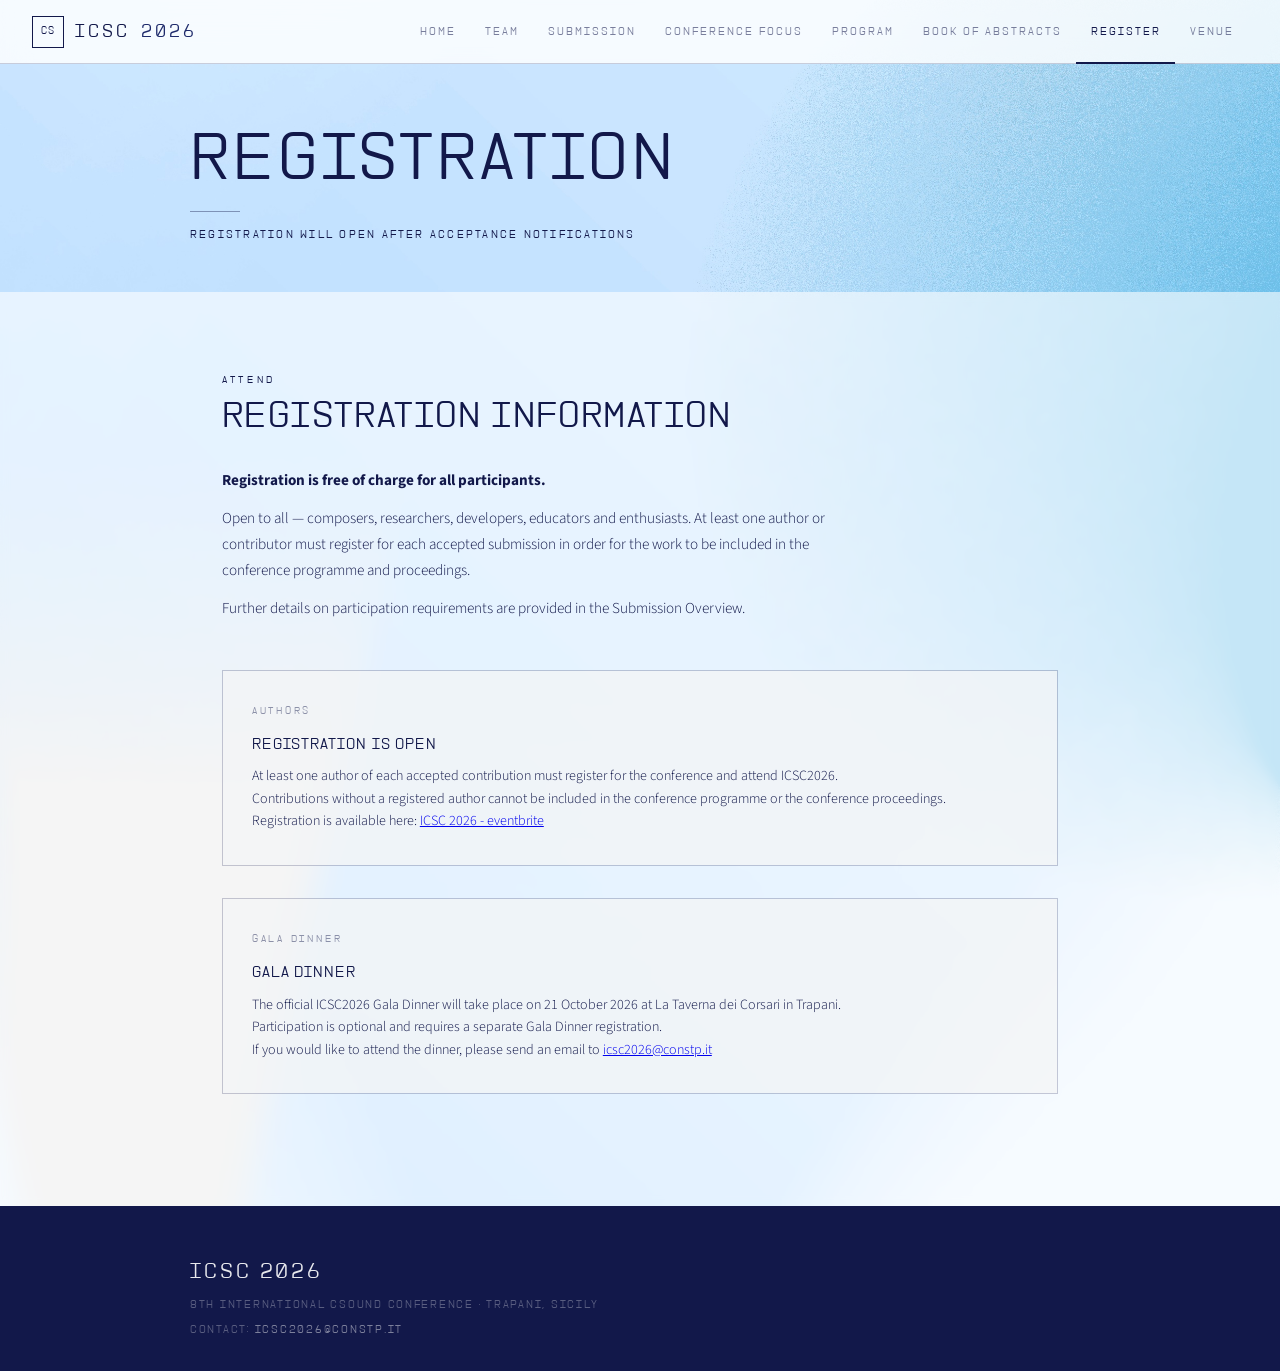
<file: register.html>
<!DOCTYPE html>
<html lang="en">
<head>
<meta charset="UTF-8">
<meta name="viewport" content="width=device-width, initial-scale=1.0">
<title>Register – ICSC 2026 · Trapani, Sicily</title>
<link rel="preconnect" href="https://fonts.googleapis.com">
<link href="https://fonts.googleapis.com/css2?family=Source+Sans+3:wght@300;400&display=swap" rel="stylesheet">
<link rel="stylesheet" href="style.css">
</head>
<body>

<div class="nav-wrapper">
  <nav>
    <a class="nav-brand" href="index.html">
      <div class="nav-brand-logo">Cs</div>
      ICSC <span>2026</span>
    </a>
    <ul class="nav-links">
      <li><a href="index.html">Home</a></li>
      <li><a href="team.html">Team</a></li>
      <li><a href="submission.html">Submission</a></li>
      <li><a href="conference-focus.html">Conference Focus</a></li>
      <li><a href="program.html">Program</a></li>
      <li><a href="book-of-abstracts.html">Book of Abstracts</a></li>
      <li><a href="register.html" class="active">Register</a></li>
      <li><a href="venue.html">Venue</a></li>
    </ul>
    <button class="burger" id="burger" onclick="toggleMenu()" aria-label="Menu">
      <span></span><span></span><span></span>
    </button>
  </nav>
  <div class="mobile-menu" id="mobileMenu">
    <a href="index.html">Home</a>
    <a href="team.html">Team</a>
    <a href="submission.html">Submission</a>
    <a href="conference-focus.html">Conference Focus</a>
    <a href="program.html">Program</a>
    <a href="book-of-abstracts.html">Book of Abstracts</a>
    <a href="register.html" class="active">Register</a>
    <a href="venue.html">Venue</a>
  </div>
</div>

<main>
  <div class="page-header">
    <div class="page-header-inner">
      <h1>Registration</h1>
      <div class="page-header-rule"></div>
      <p>Registration will open after acceptance notifications</p>
    </div>
  </div>
  <div class="line-divider"></div>

  <div class="content-bg">
    <div class="section">
      <span class="sec-kicker">Attend</span>
      <h2 class="sec-title">Registration information</h2>
      <div class="intro">
        <p><strong>Registration is free of charge for all participants.</strong></p>
          <p>Open to all — composers, researchers, developers, educators and enthusiasts. At least one author or contributor must register for each accepted submission in order for the work to be included in the conference programme and proceedings.</p>

          <p>Further details on participation requirements are provided in the Submission Overview.</p>
      </div>
      <div class="cards" style="margin-bottom:2rem;">
        <div class="card">
          <span class="card-kicker">Authors</span>
          <h3>Registration is Open</h3>
          <p>
          At least one author of each accepted contribution must register for the conference and attend ICSC2026. 
          <br>
          Contributions without a registered author cannot be included in the conference programme or the conference proceedings.

          <br>
          Registration is available here:
          <a href="https://www.eventbrite.it/e/1996983115255?aff=oddtdtcreator" target="_blank" rel="noopener noreferrer">ICSC 2026 - eventbrite</a></p>
        </div>
      </div>

      <div class="cards" style="margin-bottom:2rem;">
        <div class="card">
          <span class="card-kicker">Gala Dinner</span>
          <h3>Gala Dinner</h3>
          <p>The official ICSC2026 Gala Dinner will take place on 21 October 2026 at La Taverna dei Corsari in Trapani.<br>
          Participation is optional and requires a separate Gala Dinner registration.<br>
          If you would like to attend the dinner, please send an email to <a href="mailto:">icsc2026@constp.it</a>
          <!-- Further information about registration and payment will be sent in a separate email during September. -->
          </p>
        </div>
      </div>

      <!-- <div class="notice">
        <strong>Registration portal not yet open.</strong> Details and access links will be published here after acceptance notifications.
      </div> -->
    </div>
  </div>
</main>

<footer>
    <div class="footer-inner">
      <div class="footer-brand">
        ICSC 2026
        <p>8th International Csound Conference · Trapani, Sicily</p>
        <p class="footer-contact">Contact: <a href="mailto:">icsc2026@constp.it</a></p>
      </div>
    </div>
</footer>

<script>
  function toggleMenu() {
    var m = document.getElementById("mobileMenu");
    var b = document.getElementById("burger");
    m.classList.toggle("open");
    b.classList.toggle("open");
  }
</script>
</body>
</html>
</file>
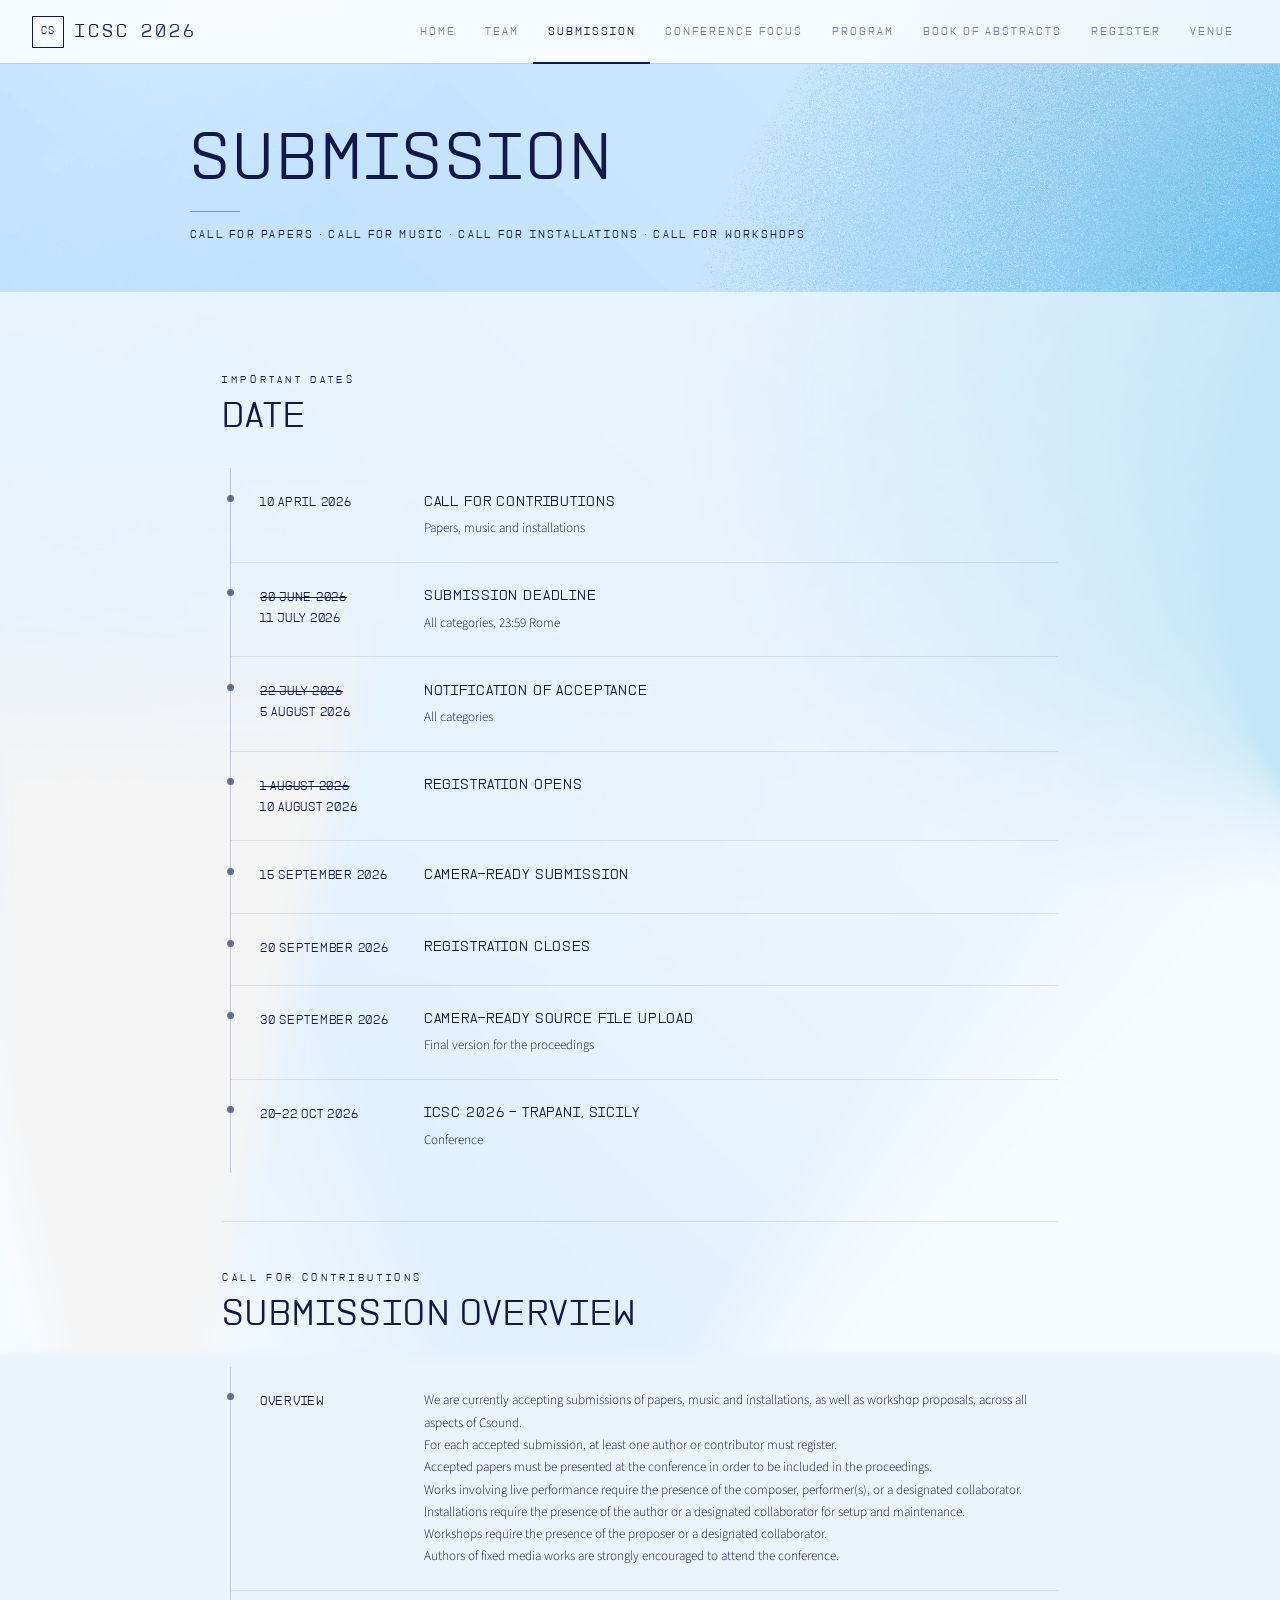
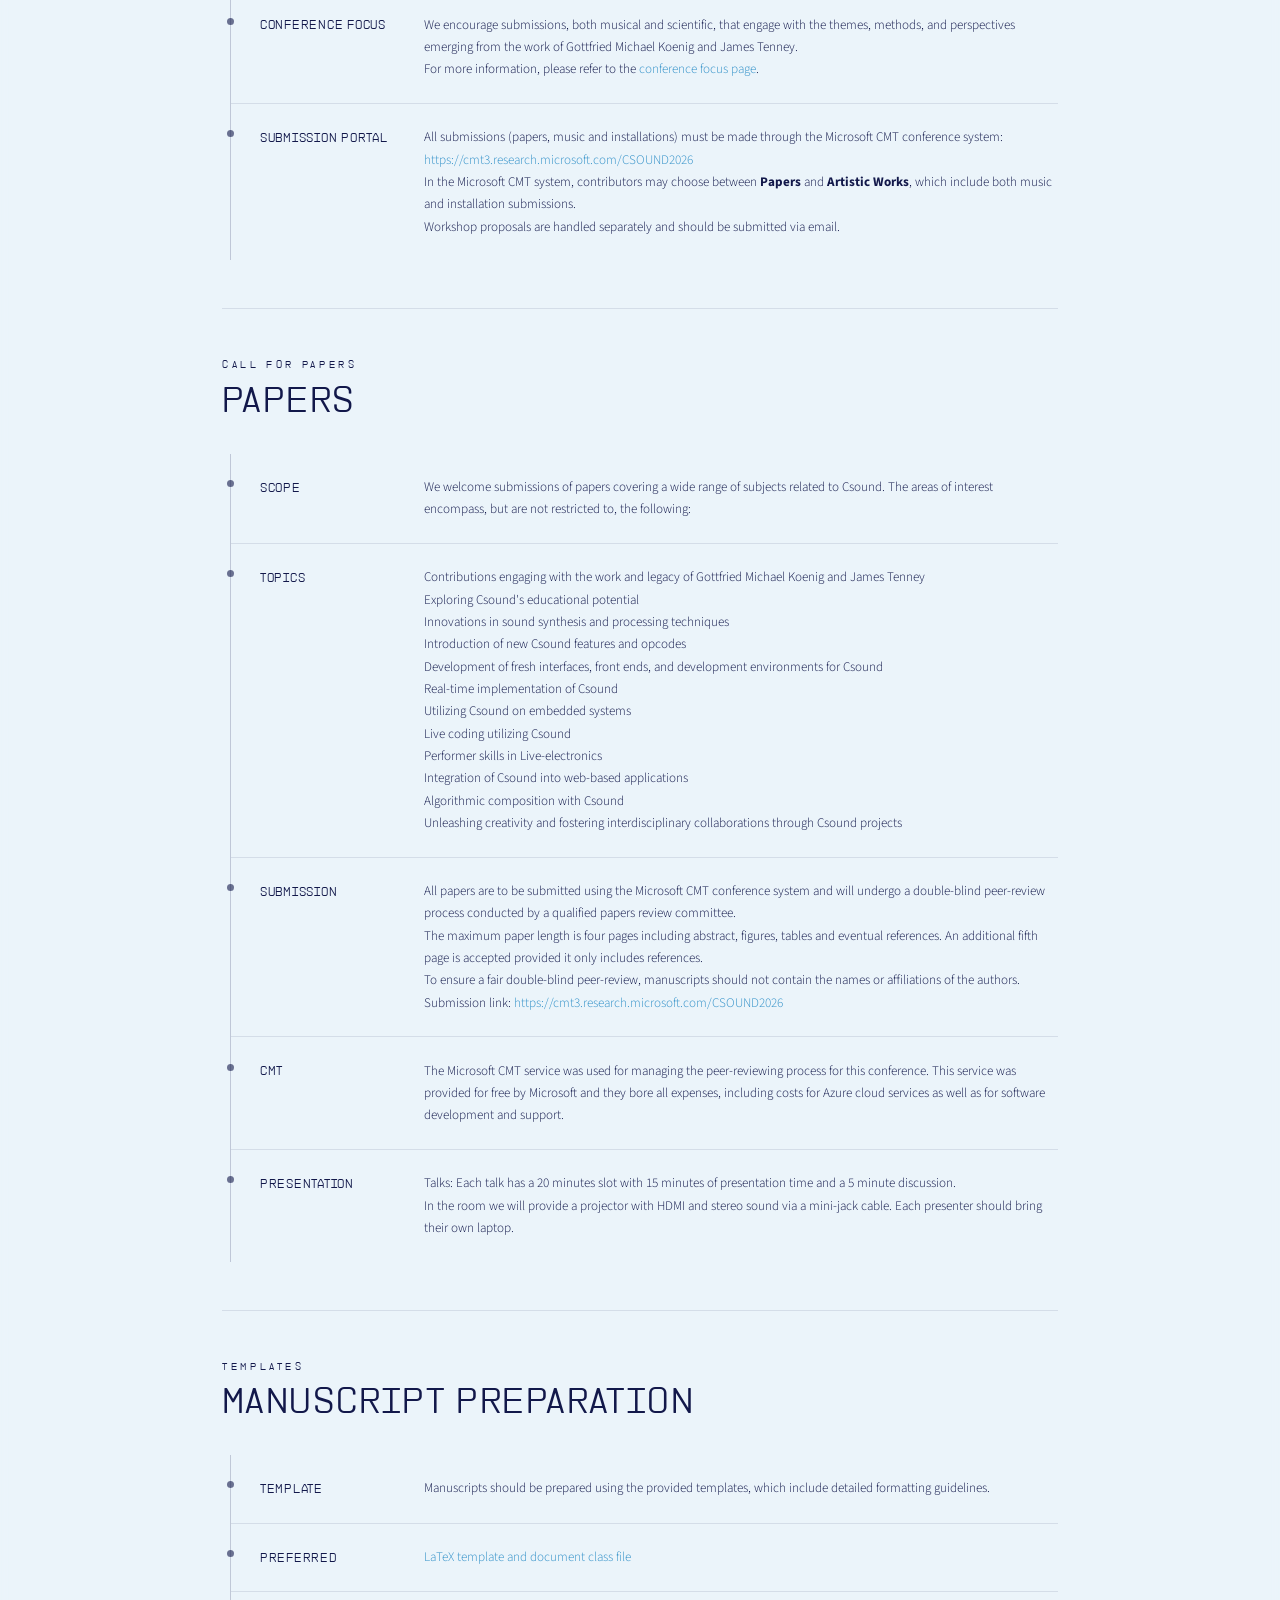
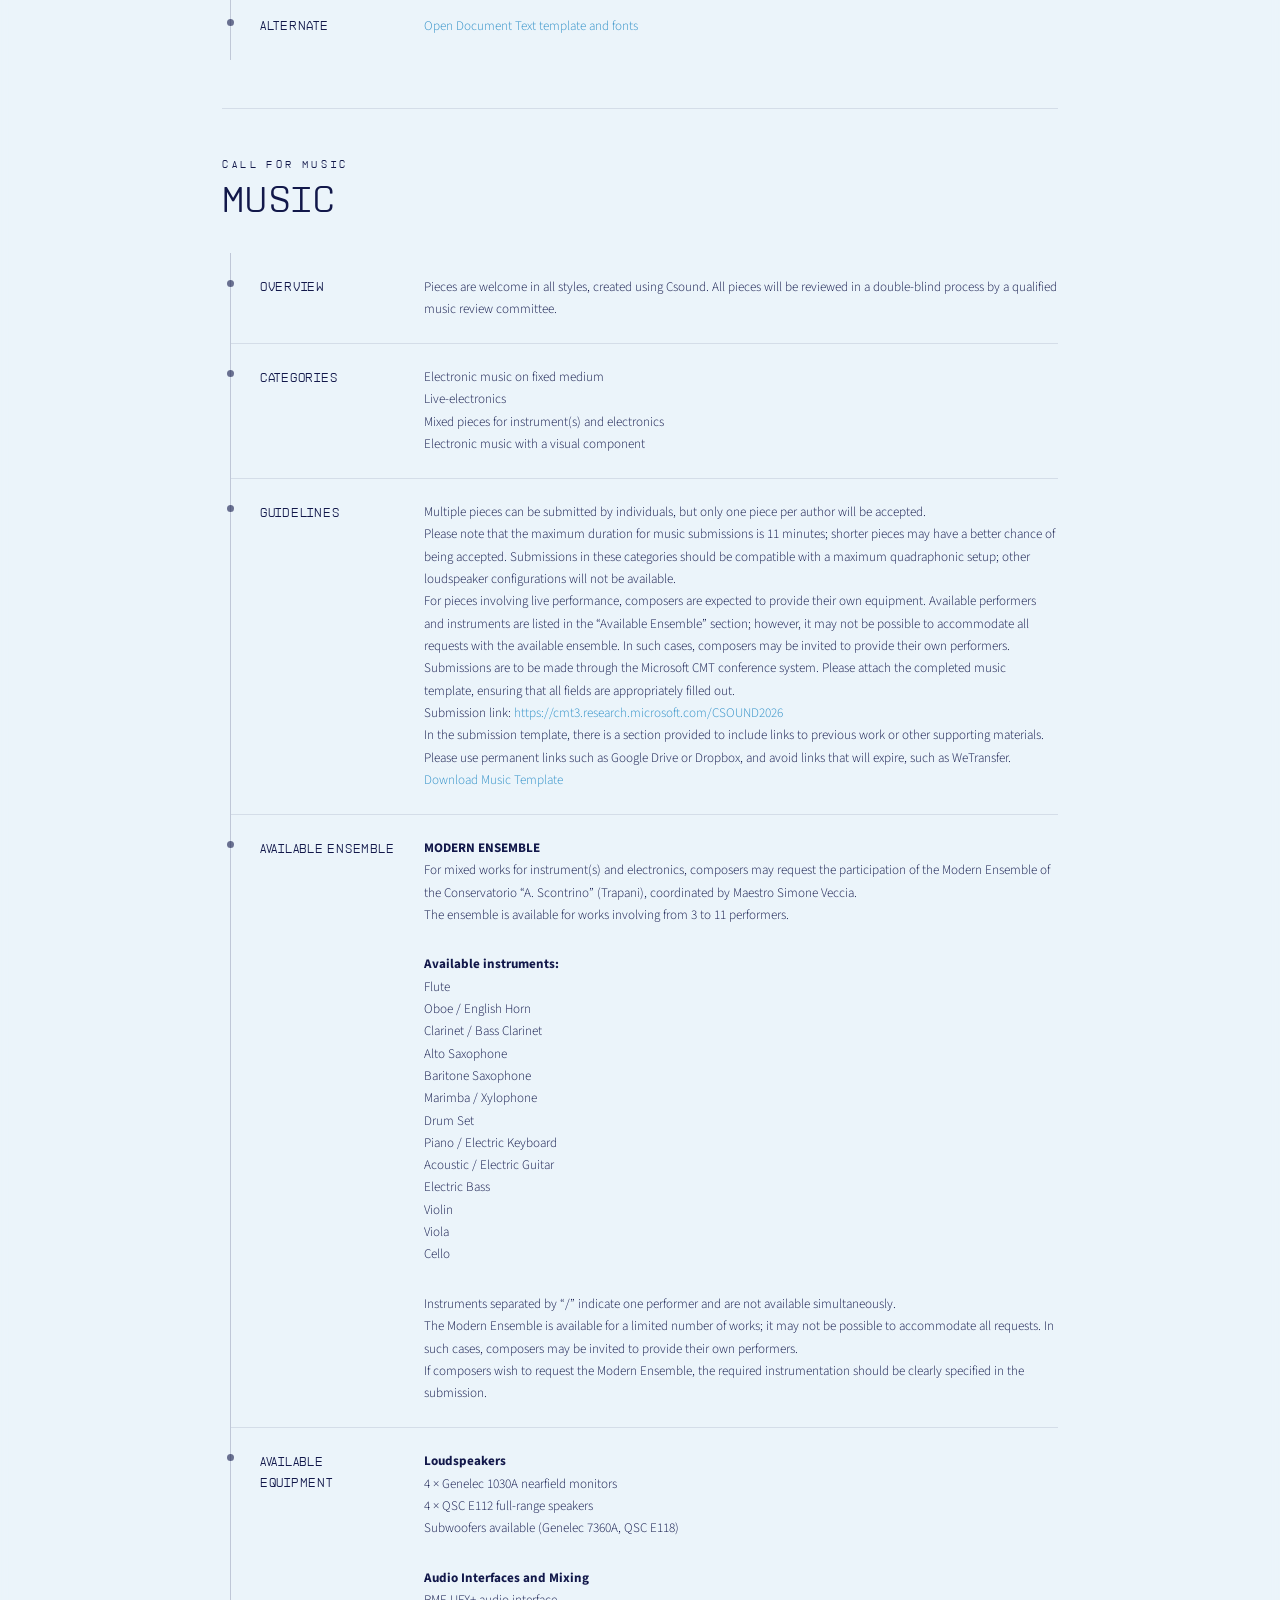
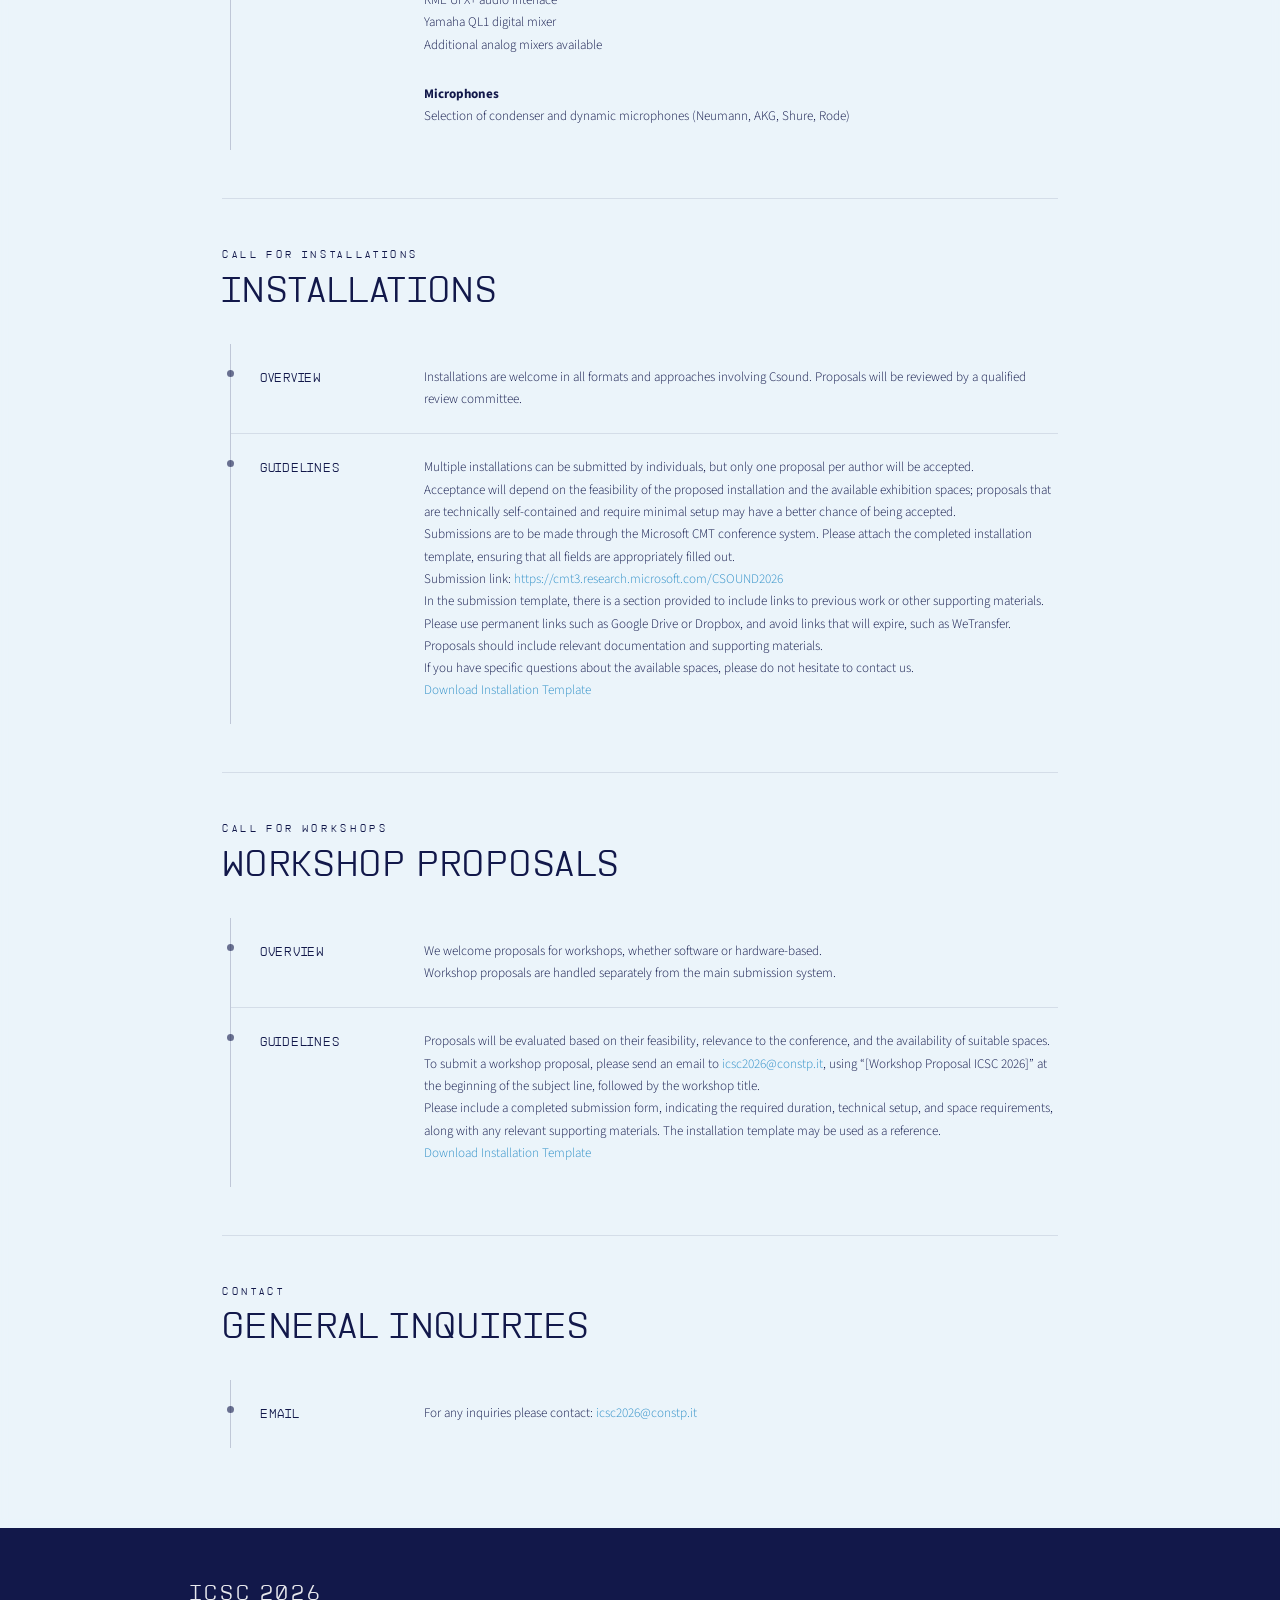
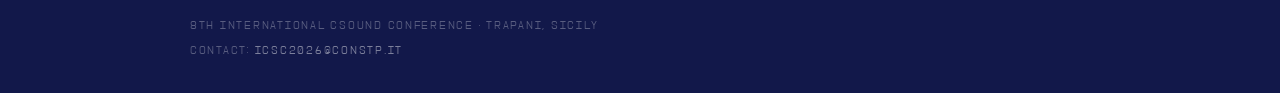
<file: submission.html>
<!DOCTYPE html>
<html lang="en">
<head>
  <meta charset="UTF-8">
  <meta name="viewport" content="width=device-width, initial-scale=1.0">
  <title>Submission - ICSC 2026 · Trapani, Sicily</title>
  <link rel="preconnect" href="https://fonts.googleapis.com">
  <link href="https://fonts.googleapis.com/css2?family=Source+Sans+3:wght@300;400&display=swap" rel="stylesheet">
  <link rel="stylesheet" href="style.css">
</head>
<body>

  <div class="nav-wrapper">
    <nav>
      <a class="nav-brand" href="index.html">
        <div class="nav-brand-logo">Cs</div>
        ICSC <span>2026</span>
      </a>

      <ul class="nav-links">
        <li><a href="index.html">Home</a></li>
        <li><a href="team.html">Team</a></li>
        <li><a href="submission.html" class="active">Submission</a></li>
        <li><a href="conference-focus.html">Conference Focus</a></li>
        <li><a href="program.html">Program</a></li>
        <li><a href="book-of-abstracts.html">Book of Abstracts</a></li>
        <li><a href="register.html">Register</a></li>
        <li><a href="venue.html">Venue</a></li>
      </ul>

      <button class="burger" id="burger" onclick="toggleMenu()" aria-label="Menu">
        <span></span><span></span><span></span>
      </button>
    </nav>

    <div class="mobile-menu" id="mobileMenu">
      <a href="index.html">Home</a>
      <a href="team.html">Team</a>
      <a href="submission.html" class="active">Submission</a>
      <a href="conference-focus.html">Conference Focus</a>
      <a href="program.html">Program</a>
      <a href="book-of-abstracts.html">Book of Abstracts</a>
      <a href="register.html">Register</a>
      <a href="venue.html">Venue</a>
    </div>
  </div>

  <main>
    <div class="page-header">
      <div class="page-header-inner">
        <h1>Submission</h1>
        <div class="page-header-rule"></div>
        <p>Call for Papers · Call for Music · Call for Installations · Call for Workshops </p>
      </div>
    </div>

    <div class="line-divider"></div>

    <div class="content-bg">
      <div class="section">

        <span class="sec-kicker">Important Dates</span>
        <h2 class="sec-title">Date</h2>

        <div class="timeline">
          <div class="tl-item">
            <div class="tl-date">10 April 2026</div>
            <div class="tl-content">
              <h4>CALL FOR CONTRIBUTIONS</h4>
              <p>Papers, music and installations</p>
            </div>
          </div>

          <div class="tl-item">
            <div class="tl-date"><s>30 June 2026</s><br>11 July 2026</div>
            <div class="tl-content">
              <h4>SUBMISSION DEADLINE</h4>
              <p>All categories, 23:59 Rome</p>
            </div>
          </div>

          <div class="tl-item">
            <div class="tl-date"><s>22 July 2026</s><br>5 August 2026</div>
            <div class="tl-content">
              <h4>NOTIFICATION OF ACCEPTANCE</h4>
              <p>All categories</p>
            </div>
          </div>

          <div class="tl-item">
            <div class="tl-date"><s>1 August 2026</s><br>10 August 2026</div>
            <div class="tl-content">
              <h4>REGISTRATION OPENS</h4>
            </div>
          </div>

          <div class="tl-item">
            <div class="tl-date">15 September 2026</div>
            <div class="tl-content">
              <h4>CAMERA-READY SUBMISSION</h4>
            </div>
          </div>

          <div class="tl-item">
            <div class="tl-date">20 September 2026</div>
            <div class="tl-content">
              <h4>REGISTRATION CLOSES</h4>
            </div>
          </div>

          <div class="tl-item">
            <div class="tl-date">30 September 2026</div>
            <div class="tl-content">
              <h4>CAMERA-READY SOURCE FILE UPLOAD</h4>
              <p>Final version for the proceedings</p>
            </div>
          </div>

          <div class="tl-item">
            <div class="tl-date">20-22 Oct 2026</div>
            <div class="tl-content">
              <h4>ICSC 2026 - Trapani, Sicily</h4>
              <p>Conference</p>
            </div>
          </div>
        </div>

        <hr class="section-divider">

        <span class="sec-kicker">Call for Contributions</span>
        <h2 class="sec-title">Submission Overview</h2>

        <div class="timeline">
          <div class="tl-item">
            <div class="tl-date">Overview</div>
            <div class="tl-content">

              <p> We are currently accepting submissions of papers, music and installations, as well as workshop proposals, across all aspects of Csound. </p>

              <p>For each accepted submission, at least one author or contributor must register.</p>
 
              <p>Accepted papers must be presented at the conference in order to be included in the proceedings.</p>
 
              <p>Works involving live performance require the presence of the composer, performer(s), or a designated collaborator.</p>
 
              <p>Installations require the presence of the author or a designated collaborator for setup and maintenance.</p>

              <p>Workshops require the presence of the proposer or a designated collaborator.</p>
 
              <p>Authors of fixed media works are strongly encouraged to attend the conference.</p>
            </div>
          </div>

      <div class="tl-item">
  <div class="tl-date">Conference Focus</div>
  <div class="tl-content">
    <p>
      We encourage submissions, both musical and scientific, that engage with the themes, methods, and perspectives emerging from the work of Gottfried Michael Koenig and James Tenney.
    </p>
    <p>
      For more information, please refer to the 
      <a href="conference-focus.html">conference focus page</a>.
    </p>
  </div>
</div>

          <div class="tl-item">
            <div class="tl-date">Submission Portal</div>
            <div class="tl-content">
            <p>All submissions (papers, music and installations) must be made through the Microsoft CMT conference system:</p>
            <p><a href="https://cmt3.research.microsoft.com/CSOUND2026" target="_blank" rel="noopener noreferrer">https://cmt3.research.microsoft.com/CSOUND2026</a></p>
            <p>In the Microsoft CMT system, contributors may choose between <strong>Papers</strong> and <strong>Artistic Works</strong>, which include both music and installation submissions.</p>
            <p>Workshop proposals are handled separately and should be submitted via email.</p>
            </div>
          </div>
        </div>

        <hr class="section-divider">

        <span class="sec-kicker">Call for Papers</span>
        <h2 class="sec-title">Papers</h2>

        <div class="timeline">
          <div class="tl-item">
            <div class="tl-date">Scope</div>
            <div class="tl-content">
              <p>We welcome submissions of papers covering a wide range of subjects related to Csound. The areas of interest encompass, but are not restricted to, the following:</p>

             
            </div>
          </div>

          <div class="tl-item">
            <div class="tl-date">Topics</div>
            <div class="tl-content">
              <p>Contributions engaging with the work and legacy of Gottfried Michael Koenig and James Tenney</p>
              <p>Exploring Csound's educational potential</p>
              <p>Innovations in sound synthesis and processing techniques</p>
              <p>Introduction of new Csound features and opcodes</p>
              <p>Development of fresh interfaces, front ends, and development environments for Csound</p>
              <p>Real-time implementation of Csound</p>
              <p>Utilizing Csound on embedded systems</p>
              <p>Live coding utilizing Csound</p>
              <p>Performer skills in Live-electronics</p>
              <p>Integration of Csound into web-based applications</p>
              <p>Algorithmic composition with Csound</p>
              <p>Unleashing creativity and fostering interdisciplinary collaborations through Csound projects</p>
            </div>
          </div>

          <div class="tl-item">
            <div class="tl-date">Submission</div>
            <div class="tl-content">
                <p>All papers are to be submitted using the Microsoft CMT conference system and will undergo a double-blind peer-review process conducted by a qualified papers review committee.</p>
                
                <p>The maximum paper length is four pages including abstract, figures, tables and eventual references.
                    An additional fifth page is accepted provided it only includes references.</p>
                
                <p>To ensure a fair double-blind peer-review, manuscripts should not contain the names or affiliations of the authors.</p>
                
                <p>Submission link: <a href="https://cmt3.research.microsoft.com/CSOUND2026" target="_blank" rel="noopener noreferrer">https://cmt3.research.microsoft.com/CSOUND2026</a></p>
            </div>
          </div>

          <div class="tl-item">
            <div class="tl-date">CMT</div>
            <div class="tl-content">
              <p>The Microsoft CMT service was used for managing the peer-reviewing process for this conference. This service was provided for free by Microsoft and they bore all expenses, including costs for Azure cloud services as well as for software development and support.</p>
            </div>
          </div>

          <div class="tl-item">
            <div class="tl-date">Presentation</div>
            <div class="tl-content">
              <p>Talks: Each talk has a 20 minutes slot with 15 minutes of presentation time and a 5 minute discussion.</p>
              <p>In the room we will provide a projector with HDMI and stereo sound via a mini-jack cable. Each presenter should bring their own laptop.</p>
            </div>
          </div>
        </div>

        <hr class="section-divider">

        <span class="sec-kicker">Templates</span>
        <h2 class="sec-title">Manuscript Preparation</h2>

       <div class="timeline">
        <div class="tl-item">
          <div class="tl-date">Template</div>
          <div class="tl-content">
            <p>Manuscripts should be prepared using the provided templates, which include detailed formatting guidelines.</p>
          </div>
        </div>

        <div class="tl-item">
          <div class="tl-date">Preferred</div>
          <div class="tl-content">
            <p>
              <a href="templates/ICSC2026_template_latex.zip?v=1" download>
                LaTeX template and document class file
              </a>
            </p>
          </div>
        </div>

        <div class="tl-item">
          <div class="tl-date">Alternate</div>
          <div class="tl-content">
            <p>
              <a href="templates/ICSC2026_paper_template_odt.zip?v=1" download>
                Open Document Text template and fonts
              </a>
            </p>
          </div>
        </div>
      </div>

        <hr class="section-divider">

        <span class="sec-kicker">Call for Music</span>
        <h2 class="sec-title">Music</h2>

        <div class="timeline">
          <div class="tl-item">
            <div class="tl-date">Overview</div>
            <div class="tl-content">
              <p>Pieces are welcome in all styles, created using Csound. All pieces will be reviewed in a double-blind process by a qualified music review committee.</p>
            </div>
          </div>

          <div class="tl-item">
            <div class="tl-date">Categories</div>
            <div class="tl-content">
              <p>Electronic music on fixed medium</p>
              <p>Live-electronics</p>
              <p>Mixed pieces for instrument(s) and electronics</p>
              <p>Electronic music with a visual component</p>
            </div>
          </div>

          <div class="tl-item">
            <div class="tl-date">Guidelines</div>
            <div class="tl-content">
              <p>Multiple pieces can be submitted by individuals, but only one piece per author will be accepted.</p>
              <p>Please note that the maximum duration for music submissions is 11 minutes; shorter pieces may have a better chance of being accepted. Submissions in these categories should be compatible with a maximum quadraphonic setup; other loudspeaker configurations will not be available.</p>
              <p>For pieces involving live performance, composers are expected to provide their own equipment. Available performers and instruments are listed in the “Available Ensemble” section; however, it may not be possible to accommodate all requests with the available ensemble. In such cases, composers may be invited to provide their own performers.</p>
              <p>Submissions are to be made through the Microsoft CMT conference system. Please attach the completed music template, ensuring that all fields are appropriately filled out.</p>
              <p>Submission link: <a href="https://cmt3.research.microsoft.com/CSOUND2026" target="_blank" rel="noopener noreferrer">https://cmt3.research.microsoft.com/CSOUND2026</a></p>
              <p>In the submission template, there is a section provided to include links to previous work or other supporting materials. Please use permanent links such as Google Drive or Dropbox, and avoid links that will expire, such as WeTransfer.</p>
              <p>
                <a href="templates/ICSC2026_music_template_odt.zip?v=1" download>
                  Download Music Template
                </a>
              </p>
            </div>
          </div>

          <div class="tl-item">
            <div class="tl-date">AVAILABLE ENSEMBLE</div>
            <div class="tl-content">
              <p><strong>MODERN ENSEMBLE</strong></p>
              <p>For mixed works for instrument(s) and electronics, composers may request the participation of the Modern Ensemble of the Conservatorio “A. Scontrino” (Trapani), coordinated by Maestro Simone Veccia.</p>
              <p>The ensemble is available for works involving from 3 to 11 performers.</p>
              <br>
              <p><strong>Available instruments:</strong></p>
              <p>Flute</p>
              <p>Oboe / English Horn</p>
              <p>Clarinet / Bass Clarinet</p>
              <p>Alto Saxophone</p>
              <p>Baritone Saxophone</p>
              <p>Marimba / Xylophone</p>
              <p>Drum Set</p>
              <p>Piano / Electric Keyboard</p>
              <p>Acoustic / Electric Guitar</p>
              <p>Electric Bass</p>
              <p>Violin</p>
              <p>Viola</p>
              <p>Cello</p>
              <br>
              <p>Instruments separated by “/” indicate one performer and are not available simultaneously.</p>
              <p>The Modern Ensemble is available for a limited number of works; it may not be possible to accommodate all requests. In such cases, composers may be invited to provide their own performers.</p>
              <p>If composers wish to request the Modern Ensemble, the required instrumentation should be clearly specified in the submission.</p>
            </div>
          </div>

          <div class="tl-item">
            <div class="tl-date">AVAILABLE EQUIPMENT</div>
            <div class="tl-content">
                <p><strong>Loudspeakers</strong></p>
                <p>4 × Genelec 1030A nearfield monitors</p>
                <p>4 × QSC E112 full-range speakers</p>
                <p>Subwoofers available (Genelec 7360A, QSC E118)</p>
                <br>
                <p><strong>Audio Interfaces and Mixing</strong></p>
                <p>RME UFX+ audio interface</p>
                <p>Yamaha QL1 digital mixer</p>
                <p>Additional analog mixers available</p>
                <br>
                <p><strong>Microphones</strong></p>
                <p>Selection of condenser and dynamic microphones (Neumann, AKG, Shure, Rode)</p>
              </div>  
            </div>

          
        </div>

        <hr class="section-divider">

        <span class="sec-kicker">Call for Installations</span>
        <h2 class="sec-title">Installations</h2>

        <div class="timeline">
          <div class="tl-item">
            <div class="tl-date">OVERVIEW</div>
            <div class="tl-content">
              <p>Installations are welcome in all formats and approaches involving Csound. Proposals will be reviewed by a qualified review committee.</p>
            </div>
          </div>

          <div class="tl-item">
          <div class="tl-date">GUIDELINES</div>
          <div class="tl-content">
            <p>Multiple installations can be submitted by individuals, but only one proposal per author will be accepted.</p>
            <p>Acceptance will depend on the feasibility of the proposed installation and the available exhibition spaces; proposals that are technically self-contained and require minimal setup may have a better chance of being accepted.</p>
            <p>Submissions are to be made through the Microsoft CMT conference system. Please attach the completed installation template, ensuring that all fields are appropriately filled out.</p>
            <p>Submission link: <a href="https://cmt3.research.microsoft.com/CSOUND2026" target="_blank" rel="noopener noreferrer">https://cmt3.research.microsoft.com/CSOUND2026</a></p>
            <p>In the submission template, there is a section provided to include links to previous work or other supporting materials. Please use permanent links such as Google Drive or Dropbox, and avoid links that will expire, such as WeTransfer.</p>
            <p>Proposals should include relevant documentation and supporting materials.</p>
            <p>If you have specific questions about the available spaces, please do not hesitate to contact us.</p>
            <p>
              <a href="templates/ICSC2026_installation_template_odt.zip?v=1" download>
                Download Installation Template
              </a>
            </p>
          </div>
        </div>


        </div>


        <hr class="section-divider">


        <span class="sec-kicker">Call for Workshops</span>
<h2 class="sec-title">Workshop Proposals</h2>

<div class="timeline">

  <div class="tl-item">
    <div class="tl-date">Overview</div>
    <div class="tl-content">
      <p>
        We welcome proposals for workshops, whether software or hardware-based.
      </p>
      <p>
        Workshop proposals are handled separately from the main submission system.
      </p>
    </div>
  </div>

<div class="tl-item">
  <div class="tl-date">GUIDELINES</div>
  <div class="tl-content">
    <p>
      Proposals will be evaluated based on their feasibility, relevance to the conference, and the availability of suitable spaces.
    </p>
    <p>
      To submit a workshop proposal, please send an email to 
      <a href="mailto:icsc2026@constp.it">icsc2026@constp.it</a>, 
      using “[Workshop Proposal ICSC 2026]” at the beginning of the subject line, followed by the workshop title.
    </p>
    <p>
      Please include a completed submission form, indicating the required duration, technical setup, and space requirements, along with any relevant supporting materials.
      The installation template may be used as a reference.
    </p>
    <p>
      <a href="templates/ICSC2026_installation_template_odt.zip?v=1" download>
        Download Installation Template
      </a>
    </p>
  </div>
</div>

</div>

        <hr class="section-divider">

        <span class="sec-kicker">Contact</span>
        <h2 class="sec-title">General Inquiries</h2>

        <div class="timeline">
          <div class="tl-item">
            <div class="tl-date">Email</div>
            <div class="tl-content">
              <p>For any inquiries please contact: <a href="mailto:icsc2026@constp.it">icsc2026@constp.it</a></p>
            </div>
          </div>
        </div>

      </div>
    </div>
  </main>

  <footer>
    <div class="footer-inner">
      <div class="footer-brand">
        ICSC 2026
        <p>8th International Csound Conference · Trapani, Sicily</p>
        <p class="footer-contact">Contact: <a href="mailto:lorenzo.ballerini@constp.it">icsc2026@constp.it</a></p>
      </div>
    </div>
  </footer>

  <script>
    function toggleMenu() {
      const mobileMenu = document.getElementById('mobileMenu');
      const burger = document.getElementById('burger');
      mobileMenu.classList.toggle('open');
      burger.classList.toggle('open');
    }
  </script>

</body>
</html>
</file>
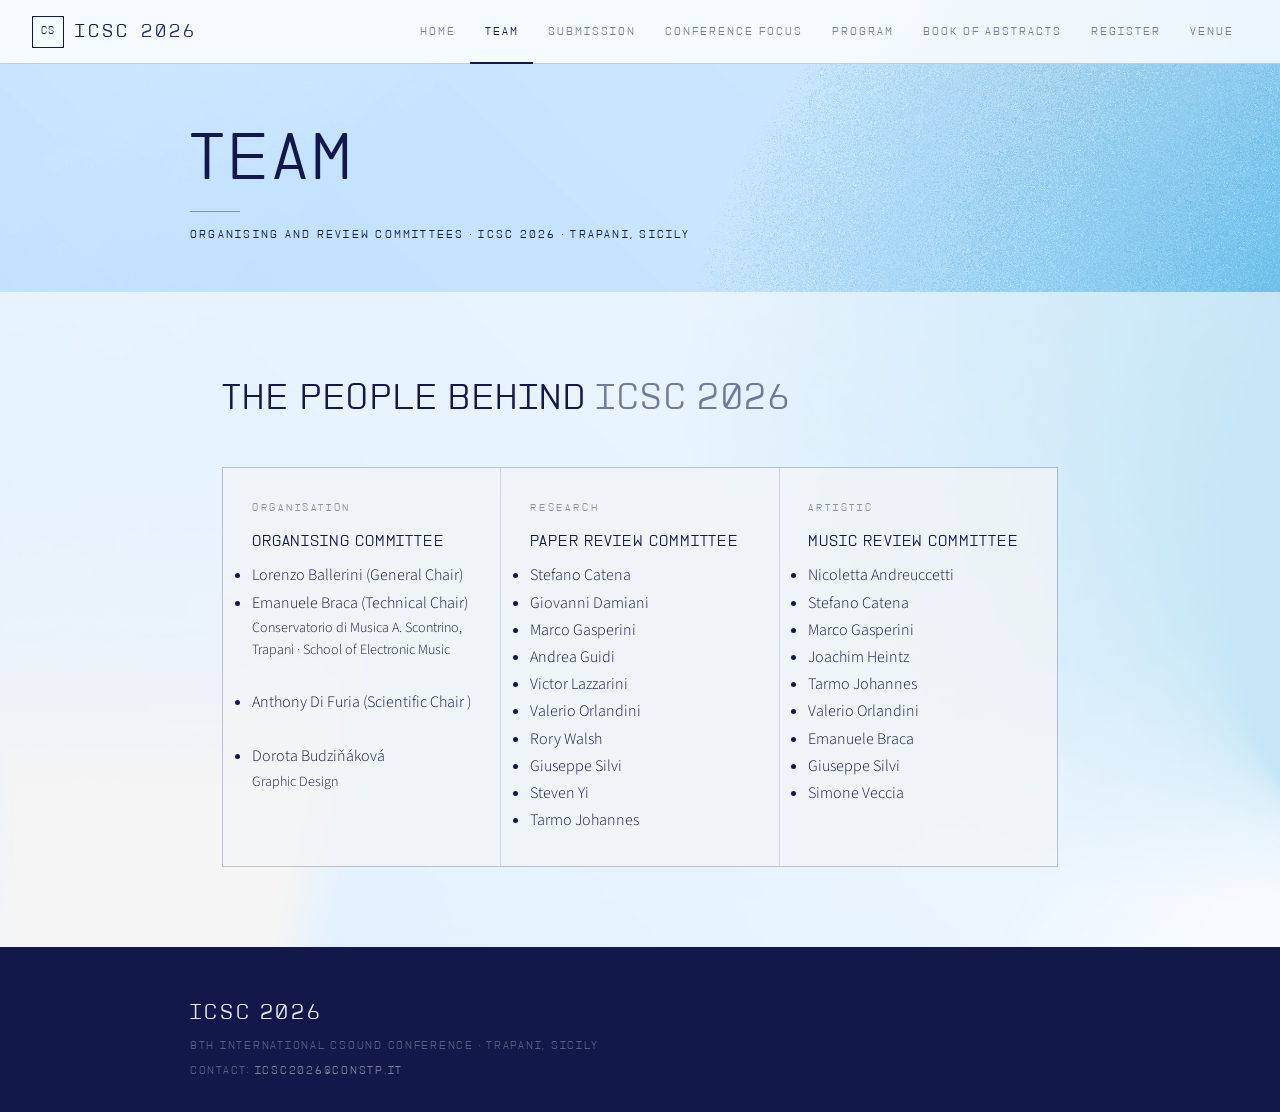
<file: team.html>
<!DOCTYPE html>
<html lang="en">

<head>
  <meta charset="UTF-8">
  <meta name="viewport" content="width=device-width, initial-scale=1.0">
  <title>Team | ICSC 2026 · Trapani, Sicily</title>
  <link rel="preconnect" href="https://fonts.googleapis.com">
  <link href="https://fonts.googleapis.com/css2?family=Source+Sans+3:wght@300;400&display=swap" rel="stylesheet">
  <link rel="stylesheet" href="style.css">
</head>

<body>

  <div class="nav-wrapper">
    <nav>
      <a class="nav-brand" href="index.html">
        <div class="nav-brand-logo">Cs</div>
        ICSC <span>2026</span>
      </a>
      <ul class="nav-links">
        <li><a href="index.html">Home</a></li>
        <li><a href="team.html" class="active">Team</a></li>
        <li><a href="submission.html">Submission</a></li>
        <li><a href="conference-focus.html">Conference Focus</a></li>
        <li><a href="program.html">Program</a></li>
        <li><a href="book-of-abstracts.html">Book of Abstracts</a></li>
        <li><a href="register.html">Register</a></li>
        <li><a href="venue.html">Venue</a></li>
      </ul>
      <button class="burger" id="burger" onclick="toggleMenu()" aria-label="Menu">
        <span></span><span></span><span></span>
      </button>
    </nav>
    <div class="mobile-menu" id="mobileMenu">
      <a href="index.html">Home</a>
      <a href="team.html" class="active">Team</a>
      <a href="submission.html">Submission</a>
      <a href="conference-focus.html">Conference Focus</a>
      <a href="program.html">Program</a>
      <a href="book-of-abstracts.html">Book of Abstracts</a>
      <a href="register.html">Register</a>
      <a href="venue.html">Venue</a>
    </div>
  </div>

  <main>
    <div class="page-header">
      <div class="page-header-inner">
        <h1>Team</h1>
        <div class="page-header-rule"></div>
        <p>Organising and review committees · ICSC 2026 · Trapani, Sicily</p>
      </div>
    </div>
    <div class="line-divider"></div>

    <div class="content-bg">
      <div class="section">

        <span class="sec-kicker"></span>
        <h2 class="sec-title">The People Behind <strong>ICSC 2026</strong></h2>
        <div class="intro"></div>

        <div class="cards">

          <div class="card">
            <span class="card-kicker">Organisation</span>
            <h3>Organising Committee</h3>
            <ul class="name-list">
              <li>Lorenzo Ballerini (General Chair)</li>
              <li>Emanuele Braca (Technical Chair)</li>
            </ul>

            <p>
              Conservatorio di Musica A. Scontrino, Trapani · School of Electronic Music
            </p>

            <br>

            <ul class="name-list">
              <li>Anthony Di Furia (Scientific Chair )</li>
            </ul>

            <br>

            <ul class="name-list">
              <li>Dorota Budziňáková</li>
            </ul>
            <p>Graphic Design</p>
          </div>

          <div class="card">
            <span class="card-kicker">Research</span>
            <h3>Paper Review Committee</h3>
            <ul class="name-list">
              <li>Stefano Catena</li>
              <li>Giovanni Damiani</li>
              <li>Marco Gasperini</li>
              <li>Andrea Guidi</li>
              <li>Victor Lazzarini</li>
              <li>Valerio Orlandini</li>
              <li>Rory Walsh</li>
              <li>Giuseppe Silvi</li>
              <li>Steven Yi</li>
              <li>Tarmo Johannes</li>
            </ul>
          </div>

          <div class="card">
            <span class="card-kicker">Artistic</span>
            <h3>Music Review Committee</h3>
            <ul class="name-list">
              <li>Nicoletta Andreuccetti</li>
              <li>Stefano Catena</li>
              <li>Marco Gasperini</li>
              <li>Joachim Heintz</li>
              <li>Tarmo Johannes</li>
              <li>Valerio Orlandini</li>
              <li>Emanuele Braca</li>
              <li>Giuseppe Silvi</li>
              <li>Simone Veccia</li>
            </ul>
          </div>
        </div>

      </div>
    </div>
  </main>

  <footer>
    <div class="footer-inner">
      <div class="footer-brand">
        ICSC 2026
        <p>8th International Csound Conference · Trapani, Sicily</p>
        <p class="footer-contact">Contact: <a href="mailto:icsc2026@constp.it">icsc2026@constp.it</a></p>
      </div>
    </div>
  </footer>

  <script>
    function toggleMenu() {
      var m = document.getElementById("mobileMenu");
      var b = document.getElementById("burger");
      m.classList.toggle("open");
      b.classList.toggle("open");
    }
  </script>
</body>

</html>
</file>
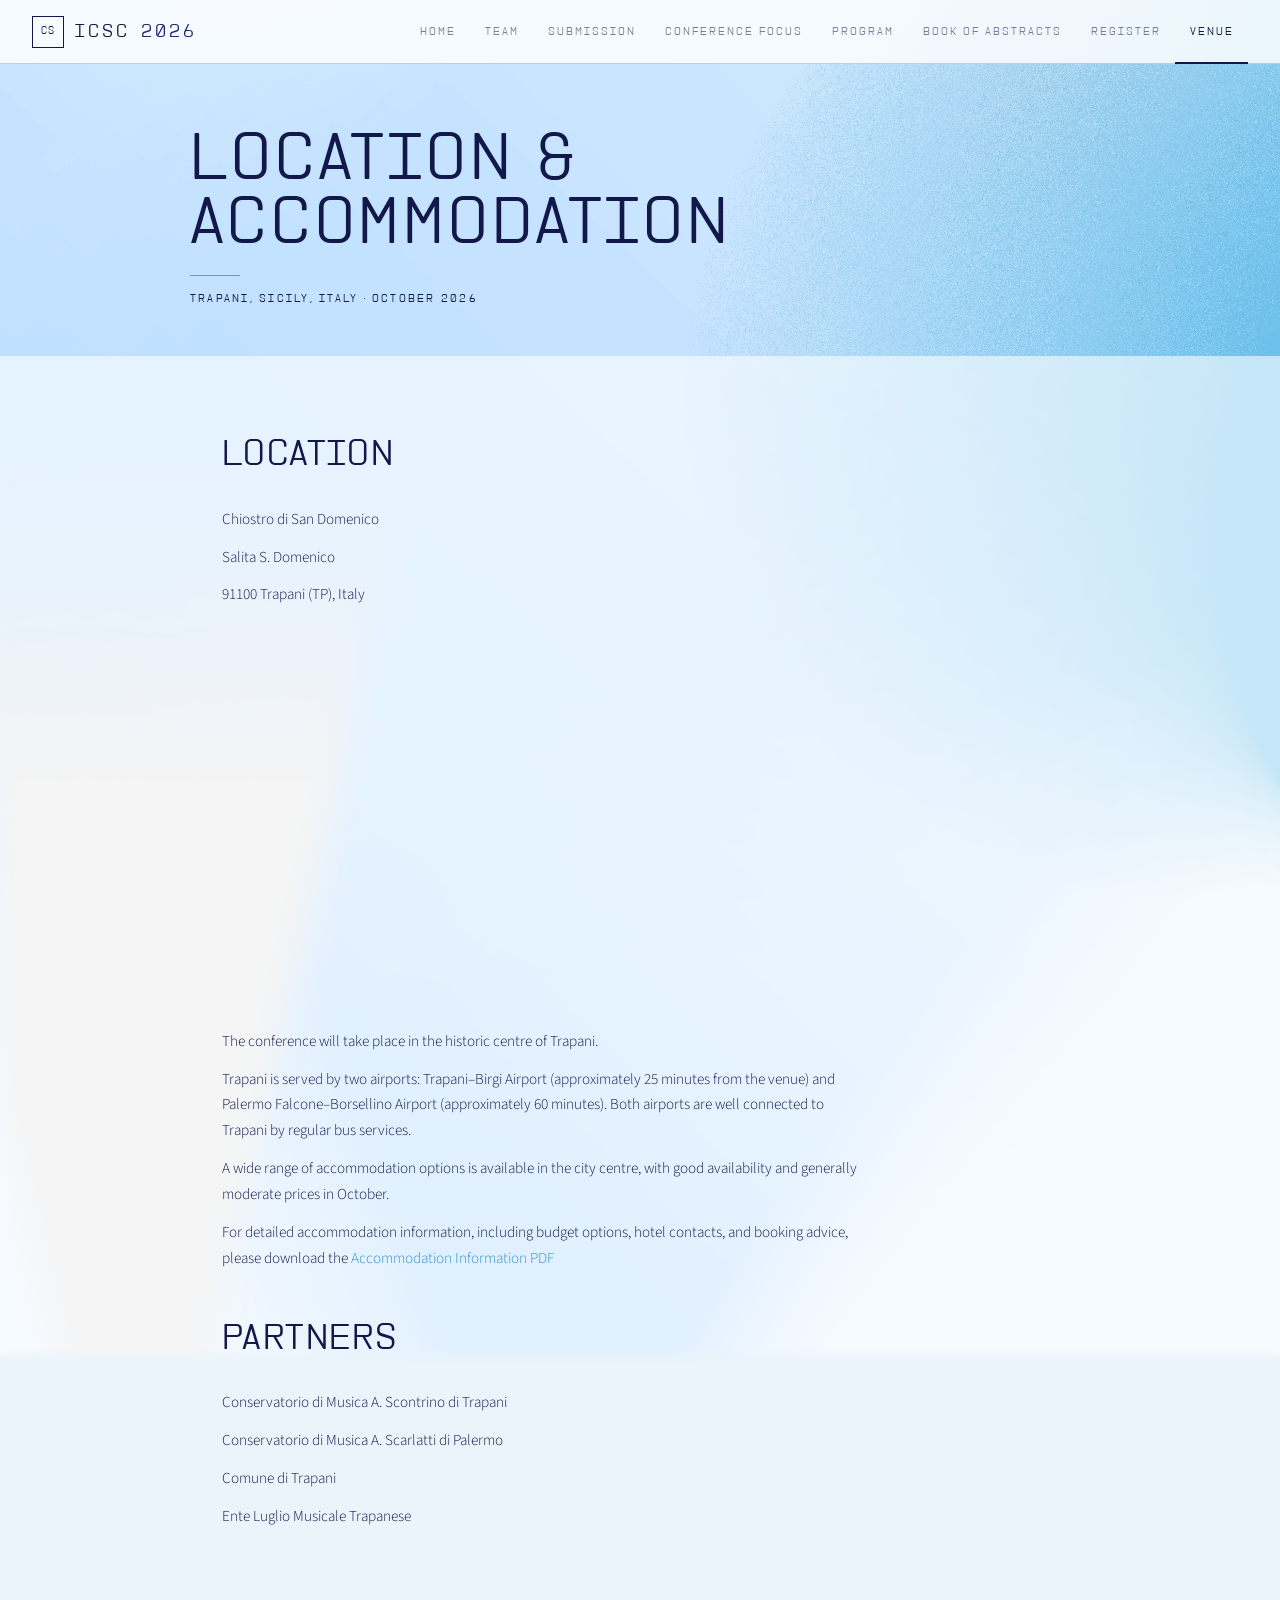
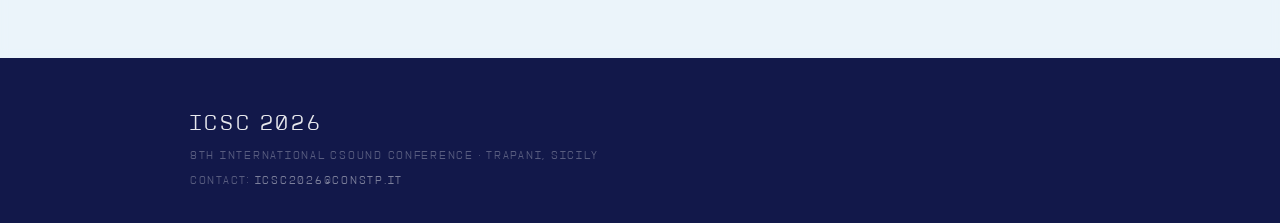
<file: venue.html>
<!DOCTYPE html>
<html lang="en">
<head>
  <meta charset="UTF-8">
  <meta name="viewport" content="width=device-width, initial-scale=1.0">
  <title>Venue – ICSC 2026 · Trapani, Sicily</title>
  <link rel="preconnect" href="https://fonts.googleapis.com">
  <link href="https://fonts.googleapis.com/css2?family=Source+Sans+3:wght@300;400&display=swap" rel="stylesheet">
  <link rel="stylesheet" href="style.css">
</head>
<body>
  <div class="nav-wrapper">
    <nav>
      <a class="nav-brand" href="index.html">
        <div class="nav-brand-logo">Cs</div>
        ICSC <span>2026</span>
      </a>
      <ul class="nav-links">
        <li><a href="index.html">Home</a></li>
        <li><a href="team.html">Team</a></li>
        <li><a href="submission.html">Submission</a></li>
        <li><a href="conference-focus.html">Conference Focus</a></li>
        <li><a href="program.html">Program</a></li>
        <li><a href="book-of-abstracts.html">Book of Abstracts</a></li>
        <li><a href="register.html">Register</a></li>
        <li><a href="venue.html" class="active">Venue</a></li>
      </ul>
      <button class="burger" id="burger" onclick="toggleMenu()" aria-label="Menu">
        <span></span><span></span><span></span>
      </button>
    </nav>
    <div class="mobile-menu" id="mobileMenu">
      <a href="index.html">Home</a>
      <a href="team.html">Team</a>
      <a href="submission.html">Submission</a>
      <a href="conference-focus.html">Conference Focus</a>
      <a href="program.html">Program</a>
      <a href="book-of-abstracts.html">Book of Abstracts</a>
      <a href="register.html">Register</a>
      <a href="venue.html" class="active">Venue</a>
    </div>
  </div>

  <main>
    <div class="page-header">
      <div class="page-header-inner">
        <h1>Location &amp; Accommodation</h1>
        <!-- <svg class="hero-wave" preserveAspectRatio="none" viewBox="0 0 1000 60" fill="none" xmlns="http://www.w3.org/2000/svg"><polyline points="0,56 580,56 580,8 620,8 620,56 660,56 660,8 700,8 700,56 740,56 740,8 780,8 780,56 820,56 820,8 860,8 860,56 900,56 900,8 940,8 940,56 1000,56" stroke="#12184a" stroke-width="2.5" stroke-linejoin="miter" stroke-linecap="square" fill="none"/></svg> -->
        <div class="page-header-rule"></div>
        <p>Trapani, Sicily, Italy · October 2026</p>
      </div>
    </div>
    <div class="line-divider"></div>

    <div class="content-bg">
      <div class="section">
        <h2 class="sec-title">LOCATION <strong></strong></h2>
        <div class="intro">
          <p>Chiostro di San Domenico</p>
          <p>Salita S. Domenico</p>
          <p>91100 Trapani (TP), Italy</p>
          <br>
          <div id="map-container" style="width: 100%; aspect-ratio: 16 / 9;"><iframe width="100%" height="100%" style="border:0" loading="lazy" allowfullscreen referrerpolicy="no-referrer-when-downgrade" src="https://www.google.com/maps?q=Chiostro+di+San+Domenico+Trapani&output=embed"></iframe></div>
          <br>
          <p>The conference will take place in the historic centre of Trapani.</p>
          <p>Trapani is served by two airports: Trapani–Birgi Airport (approximately 25 minutes from the venue) and Palermo Falcone–Borsellino Airport (approximately 60 minutes). Both airports are well connected to Trapani by regular bus services.</p>
          <p>A wide range of accommodation options is available in the city centre, with good availability and generally moderate prices in October.</p>

          <p>For detailed accommodation information, including budget options, hotel contacts, and booking advice, please download the <a href="doc_acc/ISCS2026_Accommodation_Information.pdf?v=1" download>
              Accommodation Information PDF</a></p>
        </div>

        <div class="intro">
          <h2 class="sec-title">PARTNERS</h2>
          <p>Conservatorio di Musica A. Scontrino di Trapani</p>
          <p>Conservatorio di Musica A. Scarlatti di Palermo</p>
          <p>Comune di Trapani</p>
          <p>Ente Luglio Musicale Trapanese</p>
        </div>

      </div>
    </div>
  </main>

  <footer>
    <div class="footer-inner">
      <div class="footer-brand">
        ICSC 2026
        <p>8th International Csound Conference · Trapani, Sicily</p>
        <p class="footer-contact">Contact: <a href="mailto:">icsc2026@constp.it</a></p>
      </div>
    </div>
  </footer>

  <script>
    function toggleMenu() {
      var m = document.getElementById("mobileMenu");
      var b = document.getElementById("burger");
      m.classList.toggle("open");
      b.classList.toggle("open");
    }
  </script>
</body>
</html>
</file>
<file: style.css>
/* ═══════════════════════════════════════
   ICSC 2026 — Trapani, Sicily
   style.css — Poster Edition
═══════════════════════════════════════ */

@font-face {
  font-family: 'Montech';
  src: url('[data-uri]') format('truetype');
  font-weight: 300;
  font-style: normal;
}

/* ── TOKENS ── */
:root {
  --navy:      #12184a;
  --navy-mid:  #1e2a6b;
  --navy-lt:   rgba(18,24,74,.55);
  --navy-xs:   rgba(18,24,74,.3);
  --navy-ghost:rgba(18,24,74,.1);
  --blue-line: rgba(18,24,74,.2);
  --white:     #ffffff;
  --bg-cream:  #d6cfc4;
  --bg-blue:   #b5d4e8;
  --bg-sky:    #cce3f3;
  --bg-lt:     #ddeef8;
  --font-mono: 'Montech', 'Courier New', monospace;
  --font-body: 'Segoe UI', system-ui, sans-serif;
  --nav-h:     64px;
  --ease:      0.22s ease;
}

/* ── RESET ── */
*, *::before, *::after { box-sizing: border-box; margin: 0; padding: 0; }
html { scroll-behavior: smooth; }


 body {
  font-family: var(--font-body);
  font-weight: 300;
  color: var(--navy);
  font-size: 16px;
  line-height: 1.7;
  overflow-x: hidden;
  background: var(--bg-sky);
}

/* body::before{
  content:"";
  position:fixed;
  inset:0;
  background:rgba(255,255,255,0.65);
  z-index:-1;
} */

body {
  margin: 0;
  font-family: 'Source Sans 3', sans-serif;
  font-weight: 300;
  color: var(--navy);
  font-size: 16px;
  line-height: 1.7;
  overflow-x: hidden;
  
  background-image: url("img/bg.jpg");
  background-size: cover;
  background-position: center;
  background-repeat: no-repeat;
  background-attachment: fixed;
}




/* ══════════════ NAVBAR ══════════════ */
.nav-wrapper {
  position: fixed; top: 0; left: 0; right: 0; z-index: 200;
}
nav {
  height: var(--nav-h);
  background: rgba(255,255,255,0.82);
  backdrop-filter: blur(14px);
  -webkit-backdrop-filter: blur(14px);
  border-bottom: 1px solid var(--blue-line);
  display: flex;
  align-items: center;
  justify-content: space-between;
  padding: 0 2rem;
  gap: 1rem;
}
.nav-brand {
  font-family: var(--font-mono);
  font-weight: 300;
  font-size: 1.15rem;
  letter-spacing: .16em;
  text-transform: uppercase;
  color: var(--navy);
  text-decoration: none;
  display: flex;
  align-items: center;
  gap: .7rem;
  flex-shrink: 0;
  white-space: nowrap;
}
.nav-brand-logo {
  width: 32px; height: 32px;
  border: 1.5px solid var(--navy);
  display: flex; align-items: center; justify-content: center;
  font-family: var(--font-mono);
  font-size: .65rem;
  letter-spacing: .05em;
  color: var(--navy);
  flex-shrink: 0;
}
.nav-brand span { color: var(--navy-mid); opacity:1; }

.nav-links {
  display: flex; list-style: none;
  height: var(--nav-h);
  align-items: center;
  flex: 1; justify-content: flex-end;
}
.nav-links li { height: 100%; display: flex; align-items: center; }
.nav-links li a {
  display: flex; align-items: center; height: 100%;
  padding: 0 .9rem;
  font-family: var(--font-mono);
  font-weight: 300;
  font-size: .7rem;
  letter-spacing: .18em;
  text-transform: uppercase;
  color: var(--navy-lt);
  text-decoration: none;
  white-space: nowrap;
  transition: color var(--ease), box-shadow var(--ease);
  box-shadow: inset 0 -2px 0 transparent;
}
.nav-links li a:hover {
  color: var(--navy);
  box-shadow: inset 0 -2px 0 rgba(18,24,74,.3);
}
.nav-links li a.active {
  color: var(--navy);
  box-shadow: inset 0 -2px 0 var(--navy);
}

/* Burger */
.burger {
  display: none; flex-direction: column; gap: 5px;
  cursor: pointer; background: none; border: none; padding: 4px; flex-shrink: 0;
}
.burger span {
  display: block; width: 22px; height: 1.5px;
  background: var(--navy);
  transition: transform var(--ease), opacity var(--ease);
}
.burger.open span:nth-child(1) { transform: translateY(6.5px) rotate(45deg); }
.burger.open span:nth-child(2) { opacity: 0; }
.burger.open span:nth-child(3) { transform: translateY(-6.5px) rotate(-45deg); }

.mobile-menu {
  display: none; flex-direction: column;
  background: rgba(255,255,255,.96);
  border-top: 1px solid var(--blue-line);
  max-height: calc(100vh - var(--nav-h));
  overflow-y: auto;
  -webkit-overflow-scrolling: touch;
  overscroll-behavior: contain;
}
.mobile-menu.open { display: flex; }
.mobile-menu a {
  padding: .85rem 2rem;
  font-family: var(--font-mono); font-weight: 300;
  font-size: .7rem; letter-spacing: .16em; text-transform: uppercase;
  color: var(--navy-lt); text-decoration: none;
  border-left: 2px solid transparent;
  transition: color var(--ease), border-color var(--ease), background var(--ease);
}
.mobile-menu a:hover, .mobile-menu a.active {
  color: var(--navy); border-left-color: var(--navy);
  background: rgba(18,24,74,.04);
}

/* ══════════════ LAYOUT ══════════════ */
main { padding-top: var(--nav-h); }
.section { max-width: 900px; margin: 0 auto; padding: 5rem 2rem; }

/* ══════════════ HERO ══════════════ */
.hero {
  position: relative;
  min-height: 90vh;
  display: flex; flex-direction: column;
  align-items: flex-start; justify-content: center;
  text-align: left;
  padding: 5rem 3rem 4rem;
  overflow: hidden;
}
.hero-body {
  width: 100%;
  display: flex; flex-direction: column;
  align-items: flex-start;
}
/* .hero::before {
  content: '';
  position: absolute; inset: 0;
  background:
    radial-gradient(ellipse 55% 50% at 0% 100%,  #cac3b7 0%, transparent 50%),
    radial-gradient(ellipse 70% 65% at 100% 0%,  #9ecbe0 0%, transparent 55%),
    radial-gradient(ellipse 50% 40% at 55% 50%,  #c4ddf0 0%, transparent 50%),
    #bdd6e8;
  pointer-events: none;
} */
.hero-top-label {
  position: absolute; top: 2.5rem; left: 3rem; right: 3rem;
  font-family: var(--font-mono); font-weight: 300;
  font-size: 1.72rem; letter-spacing: .25em; text-transform: uppercase;
  color: var(--navy); opacity: 1;
  /* display: flex; align-items: center; gap: 1.5rem; */
  animation: fadeUp .8s ease both;
  justify-content: flex-start;
}
.hero-top-label::after {
  content: ''; flex: 1; height: 1px;
  background: var(--navy); opacity: 1;
  max-width: 2000px;
}
.hero-display {
  position: relative;
  font-family: var(--font-mono); font-weight: 300;
  font-size: clamp(5.5rem, 14vw, 12rem);
  letter-spacing: -.01em;
  color: var(--navy);
  line-height: .95;
}
.hero-rule {
  width: 60px; height: 1px;
  background: var(--navy); opacity: 1;
  margin: 2rem auto;
  animation: fadeUp .8s .2s ease both;
}
.hero-meta {
  font-family: var(--font-mono); font-weight: 300;
  font-size: clamp(.72rem, 1.8vw, .88rem);
  letter-spacing: .22em; text-transform: uppercase;
  color: var(--navy); opacity: .65;
  margin-bottom: 2rem;
  animation: fadeUp .8s .25s ease both;
}
.hero-cta {
  display: flex; gap: .75rem; flex-wrap: wrap;
  justify-content: flex-start;
  animation: fadeUp .8s .35s ease both;
}

/* Title block wrapper */
.hero-title-block {
  display: inline-block;
  text-align: left;
  animation: fadeUp .8s .1s ease both;
}

/* Full-width pulse wave — 100vw, breaks out of all padding/containers */
.hero-wave {
  display: block;
  width: 100vw;
  position: relative;
  left: 50%;
  transform: translateX(-50%);
  height: 120px;
  margin-top: 0.5rem;
  margin-bottom: 1.5rem;
  opacity: 1;
}

/* ══════════════ BUTTONS ══════════════ */
.btn {
  display: inline-block;
  font-family: var(--font-mono); font-weight: 300;
  font-size: .68rem; letter-spacing: .2em; text-transform: uppercase;
  padding: .7rem 2rem;
  text-decoration: none; cursor: pointer; border: none;
  transition: all var(--ease);
}
.btn-navy { background: var(--navy); color: var(--white); }
.btn-navy:hover { background: var(--navy-mid); }
.btn-outline {
  background: transparent; color: var(--navy);
  border: 1px solid rgba(18,24,74,.35);
}
.btn-outline:hover { border-color: var(--navy); background: rgba(18,24,74,.05); }

/* ══════════════ SECTION DIVIDER ══════════════ */
.line-divider {
  display: none;
}

/* ══════════════ PAGE HEADER ══════════════ */
.page-header {
  position: relative;
  padding: 4rem 3rem 3rem;
  overflow: hidden;
}
/* .page-header::before {
  content: '';
  position: absolute; inset: 0;
  background:
    radial-gradient(ellipse 55% 50% at 0% 100%,  #cac3b7 0%, transparent 50%),
    radial-gradient(ellipse 70% 65% at 100% 0%,  #9ecbe0 0%, transparent 55%),
    radial-gradient(ellipse 50% 40% at 55% 50%,  #c4ddf0 0%, transparent 50%),
    #bdd6e8;
  pointer-events: none;
} */
.page-header-inner { position: relative; max-width: 900px; margin: 0 auto; overflow: visible; }
.page-header-inner .hero-wave {
  margin-left: calc(-50vw + 50%);
  width: 100vw;
}
.page-header h1 {
  font-family: var(--font-mono); font-weight: 300;
  font-size: clamp(2rem, 5vw, 4rem);
  letter-spacing: .06em; text-transform: uppercase;
  color: var(--navy); line-height: 1;
  margin-bottom: .6rem;
}
.page-header p {
  font-family: var(--font-mono); font-weight: 300;
  font-size: 0.7rem; letter-spacing: .2em; text-transform: uppercase;
  color: var(--navy); opacity: 1;
}
.page-header-rule {
  width: 50px; height: 1px;
  background: var(--navy); opacity: .4;
  margin: 1.2rem 0 .8rem;
}

/* ══════════════ CONTENT AREA ══════════════ */
.content-bg {
  background: rgba(255,255,255,0.6);
  backdrop-filter: blur(4px);
}

/* ══════════════ TYPOGRAPHY ══════════════ */
.sec-kicker {
  font-family: var(--font-mono); font-weight: 300;
  font-size: .65rem; letter-spacing: .35em; text-transform: uppercase;
  color: var(--navy); opacity: 1;
  margin-bottom: .5rem; display: block;
}
.sec-title {
  font-family: var(--font-mono); font-weight: 300;
  font-size: clamp(1.4rem, 3vw, 2.2rem);
  letter-spacing: .04em; text-transform: uppercase;
  color: var(--navy); line-height: 1.1;
  margin-bottom: 2rem;
}
.sec-title strong { font-weight: 300; opacity: .55; }

.sec-title2 {
  font-family: var(--font-mono); font-weight: 300;
  font-size: .95rem; letter-spacing: .06em; text-transform: uppercase;
  color: var(--navy); margin-bottom: .5rem;
}

.intro {
  max-width: 640px; margin-bottom: 3rem;
  color: var(--navy); opacity:1;
  font-weight: 300; font-size: .95rem;
}
.intro p + p { margin-top: .75rem; }

/* ══════════════ CARDS ══════════════ */
.cards {
  display: grid;
  grid-template-columns: repeat(auto-fit, minmax(230px, 1fr));
  gap: 1px;
  background: rgba(18,24,74,.12);
  border: 1px solid rgba(18,24,74,.12);
}
.card {
  background: rgba(255,255,255,.7);
  padding: 2rem 1.8rem;
  transition: background var(--ease);
}
.card:hover { background: rgba(255,255,255,.9); }
.card-kicker {
  display: block; font-family: var(--font-mono); font-weight: 300;
  font-size: .62rem; letter-spacing: .28em; text-transform: uppercase;
  color: var(--navy); opacity: .45; margin-bottom: .75rem;
}
.card h3 {
  font-family: var(--font-mono); font-weight: 300;
  font-size: .95rem; letter-spacing: .06em; text-transform: uppercase;
  color: var(--navy); margin-bottom: .5rem;
}
.card p { font-size: .88rem; font-weight: 300; color: var(--navy); opacity: 1; line-height: 1.6; }

/* ══════════════ TIMELINE ══════════════ */
.timeline { border-left: 1px solid rgba(18,24,74,.2); margin-left: .5rem; }
.tl-item {
  display: grid; grid-template-columns: 140px 1fr;
  gap: 1.5rem;
  padding: 1.4rem 0 1.4rem 1.8rem;
  border-bottom: 1px solid rgba(18,24,74,.1);
  position: relative;
}
.tl-item::before {
  content: ''; position: absolute; left: -4px; top: 1.65rem;
  width: 7px; height: 7px; border-radius: 50%;
  background: var(--navy); opacity: .6;
}
.tl-item:last-child { border-bottom: none; }
.tl-date {
  font-family: var(--font-mono); font-weight: 300;
  font-size: .78rem; letter-spacing: .06em;
  color: var(--navy); opacity: 1; padding-top: .1rem;
}
.tl-content h4 {
  font-family: var(--font-mono); font-weight: 300;
  font-size: .88rem; text-transform: uppercase; letter-spacing: .06em;
  color: var(--navy); margin-bottom: .15rem;
}
.tl-content p { font-size: .82rem; font-weight: 300; color: var(--navy); opacity: 1; }

/* ══════════════ TOPICS ══════════════ */
.topics { columns: 2; column-gap: 2rem; margin-bottom: 2rem; }
.topic-item {
  display: flex; align-items: baseline; gap: .6rem;
  font-size: .88rem; font-weight: 300;
  color: var(--navy); opacity: .65;
  padding: .4rem 0;
  border-bottom: 1px solid rgba(18,24,74,.08);
  break-inside: avoid;
}
.topic-item::before {
  content: '—'; color: var(--navy); opacity: .4;
  flex-shrink: 0; font-family: var(--font-mono);
}

/* ══════════════ INFO GRID ══════════════ */
.info-grid { display: grid; grid-template-columns: auto 1fr; }
.info-row { display: contents; }
.info-row > * { padding: .9rem .5rem; border-bottom: 1px solid rgba(18,24,74,.1); font-size: .88rem; }
.info-label {
  font-family: var(--font-mono); font-weight: 300;
  font-size: .68rem; letter-spacing: .14em; text-transform: uppercase;
  color: var(--navy); padding-right: 2rem; white-space: nowrap; opacity: .5;
}
.info-val { font-weight: 300; color: var(--navy); opacity: .7; }

/* ══════════════ NOTICE ══════════════ */
.notice {
  border-left: 2px solid rgba(18,24,74,.3);
  background: rgba(255,255,255,.5);
  padding: 1rem 1.4rem;
  font-size: .86rem; font-weight: 300;
  color: var(--navy); opacity: .75;
  margin: 2rem 0;
}
.notice strong { font-weight: 400; opacity: 1; font-family: var(--font-mono); letter-spacing: .04em; }

/* ══════════════ SECTION DIVIDER HR ══════════════ */
.section-divider {
  border: none; border-top: 1px solid rgba(18,24,74,.1);
  margin: 3rem 0;
}

/* ══════════════ FOOTER ══════════════ */
footer {
  background: var(--navy);
  padding: 3rem 2rem 2rem;
}
.footer-line {
  height: 1px; background: rgba(255,255,255,.12); margin-bottom: 2rem;
}
.footer-inner { max-width: 900px; margin: 0 auto; }
.footer-brand {
  font-family: var(--font-mono); font-weight: 300;
  font-size: 1.3rem; letter-spacing: .14em; text-transform: uppercase;
  color: rgba(255,255,255,.9);
}
.footer-brand p {
  font-size: .68rem; font-weight: 300; letter-spacing: .16em; text-transform: uppercase;
  color: rgba(255,255,255,.3); margin-top: .4rem;
}
.footer-contact {
  margin-top: .6rem;
  font-size: .72rem; font-family: var(--font-mono); font-weight: 300;
  letter-spacing: .1em;
  color: rgba(255,255,255,.35);
}
.footer-contact a { color: rgba(255,255,255,.45); text-decoration: none; }
.footer-copy {
  max-width: 900px; margin: 2rem auto 0;
  padding-top: 1.5rem;
  border-top: 1px solid rgba(255,255,255,.06);
  font-family: var(--font-mono);
  font-size: .65rem; font-weight: 300; letter-spacing: .08em;
  color: rgba(255,255,255,.2);
  display: flex; justify-content: space-between; flex-wrap: wrap; gap: .5rem;
}
.footer-copy a { color: rgba(255,255,255,.2); text-decoration: none; }

/* ══════════════ ANIMATIONS ══════════════ */
@keyframes fadeUp {
  from { opacity: 0; transform: translateY(16px); }
  to   { opacity: 1; transform: translateY(0); }
}

/* ══════════════ RESPONSIVE ══════════════ */
@media (max-width: 1100px) {
  .nav-links { display: none; }
  .burger { display: flex; }
}
@media (max-width: 720px) {
  .topics { columns: 1; }
  .tl-item { grid-template-columns: 1fr; gap: .3rem; }
  nav { padding: 0 1.2rem; }
  .section { padding: 3.5rem 1.4rem; }
  .hero { padding: 4rem 1.5rem 4rem; min-height: 85vh; }
  .hero-top-label { left: 1.5rem; right: 1.5rem; top: 2rem; }
  .page-header { padding: 3rem 1.5rem 2.5rem; }
  .hero-wave { height: 50px; }
}
@media (max-width: 440px) {
  .hero-cta { flex-direction: column; }
  .hero-cta .btn { width: 100%; text-align: center; }
  .hero-display { font-size: clamp(4.5rem, 22vw, 5.5rem); }
}

/* ══════════════ MOBILE FIXES ══════════════ */
/* Logos: column on mobile */
.logos-row {
  display: flex;
  align-items: center;
  gap: 2rem;
  flex-wrap: wrap;
}
@media (max-width: 600px) {
  .logos-row {
    flex-direction: column;
    align-items: flex-start;
    gap: 1.2rem;
  }
}

a[href="https://cmt3.research.microsoft.com/CSOUND2026"],
a[href="https://cmt3.research.microsoft.com/CSOUND2026"]:visited,
a[href="https://cmt3.research.microsoft.com/CSOUND2026"]:hover,
a[href="https://cmt3.research.microsoft.com/CSOUND2026"]:active {
  color: #0000EE;
  text-decoration: underline;
}

.intro a,
.intro a:visited,
.tl-content a,
.tl-content a:visited {
  color: #2f8fc7;
  text-decoration: none;
}

.intro a:hover,
.tl-content a:hover {
  color: #2f8fc7;
  text-decoration: underline;
}

/* ══════════════ TIMELINE — CATEGORY HEADER ROW ══════════════ */
.tl-cathead {
  margin: 1.3rem 0 .2rem 1.8rem;
  font-family: var(--font-mono); font-weight: 300;
  font-size: .68rem; letter-spacing: .1em; text-transform: uppercase;
  color: var(--navy-mid); opacity: 1;
  padding-bottom: .35rem;
  border-bottom: 1px solid rgba(18,24,74,.15);
}

/* ══════════════ TIMELINE — AUTHORS LINE ══════════════ */
.tl-authors {
  font-size: .78rem; font-weight: 300; font-style: italic;
  color: var(--navy); opacity: .55;
  margin-top: .1rem;
}

/* ══════════════ PROGRAM PAGE — NAV DROPDOWN (desktop) ══════════════ */
.nav-links li.has-dropdown { position: relative; }
.nav-dropdown {
  position: absolute; top: 100%; left: 0;
  min-width: 230px;
  list-style: none; margin: 0; padding: .4rem 0;
  background: rgba(255,255,255,.98);
  border: 1px solid var(--blue-line);
  border-top: 2px solid var(--navy);
  box-shadow: 0 10px 28px rgba(18,24,74,.14);
  opacity: 0; visibility: hidden; transform: translateY(6px);
  transition: opacity var(--ease), transform var(--ease), visibility var(--ease);
  z-index: 60;
}
.nav-links li.has-dropdown:hover .nav-dropdown,
.nav-links li.has-dropdown:focus-within .nav-dropdown {
  opacity: 1; visibility: visible; transform: translateY(0);
}
.nav-dropdown li { height: auto; display: block; }
.nav-dropdown li a {
  display: block; height: auto;
  padding: .65rem 1.2rem;
  font-family: var(--font-mono); font-weight: 300;
  font-size: .68rem; letter-spacing: .13em; text-transform: uppercase;
  color: var(--navy-lt); text-decoration: none;
  box-shadow: none; white-space: nowrap;
}
.nav-dropdown li a:hover {
  color: var(--navy);
  background: rgba(18,24,74,.05);
}

/* ══════════════ PROGRAM PAGE — MOBILE ACCORDION SUBMENU ══════════════ */
.mobile-submenu-wrap { display: flex; flex-direction: column; }
.mobile-submenu-toggle {
  display: flex; align-items: center; justify-content: space-between;
  width: 100%;
  padding: .85rem 2rem;
  font-family: var(--font-mono); font-weight: 300;
  font-size: .7rem; letter-spacing: .16em; text-transform: uppercase;
  background: none; border: none;
  border-left: 2px solid transparent;
  color: var(--navy-lt);
  cursor: pointer;
  transition: color var(--ease), border-color var(--ease), background var(--ease);
}
.mobile-submenu-toggle.active {
  color: var(--navy); border-left-color: var(--navy);
  background: rgba(18,24,74,.04);
}
.mobile-submenu-arrow { font-size: .6rem; transition: transform var(--ease); }
.mobile-submenu-toggle.open .mobile-submenu-arrow { transform: rotate(180deg); }
.mobile-submenu {
  max-height: 0; overflow: hidden;
  transition: max-height var(--ease);
  background: rgba(18,24,74,.02);
}
.mobile-submenu.open { max-height: 320px; }
.mobile-submenu a {
  display: block;
  padding: .7rem 2.6rem;
  font-family: var(--font-mono); font-weight: 300;
  font-size: .66rem; letter-spacing: .13em; text-transform: uppercase;
  color: var(--navy-lt); text-decoration: none;
  border-left: 2px solid transparent;
  transition: color var(--ease), border-color var(--ease), background var(--ease);
}
.mobile-submenu a:hover {
  color: var(--navy); border-left-color: var(--navy);
  background: rgba(18,24,74,.05);
}
</file>
<file: abstracts.css>
/* ═══════════════════════════════════════
   ICSC 2026 — Book of Abstracts
   abstracts.css — loaded only by book-of-abstracts.html, after style.css
   (page layout reuses .page-header, .section, .sec-kicker, .sec-title, .intro,
    .section-divider from style.css; everything new is prefixed "boa-")
═══════════════════════════════════════ */

/* ── Anchors: keep headings clear of the fixed navbar ── */
.boa-anchor,
.boa-dayblock,
.boa-item,
#top { scroll-margin-top: calc(var(--nav-h) + 1.25rem); }

/* ── Index (links to the three parts and to each day) ── */
.boa-index {
  display: grid;
  grid-template-columns: repeat(auto-fit, minmax(220px, 1fr));
  gap: 1px;
  background: rgba(18,24,74,.12);
  border: 1px solid rgba(18,24,74,.12);
  margin-bottom: 3rem;
}
.boa-index-group {
  background: rgba(255,255,255,.7);
  padding: 1.5rem 1.6rem;
}
.boa-index-title {
  display: block;
  font-family: var(--font-mono); font-weight: 300;
  font-size: .78rem; letter-spacing: .14em; text-transform: uppercase;
  color: var(--navy); text-decoration: none;
  margin-bottom: .7rem;
}
.boa-index-group ul { list-style: none; }
.boa-index-group li a {
  display: block;
  padding: .22rem 0;
  font-size: .9rem; font-weight: 300;
  color: var(--navy-lt); text-decoration: none;
  transition: color var(--ease);
}
.boa-index-title:hover,
.boa-index-group li a:hover { color: var(--navy); text-decoration: underline; }

/* ── Day heading (the small "Day 1 · Tuesday" line above uses .sec-kicker) ── */
.boa-day {
  font-family: var(--font-mono); font-weight: 300;
  font-size: clamp(1.1rem, 2.4vw, 1.5rem);
  letter-spacing: .04em; text-transform: uppercase;
  color: var(--navy); line-height: 1.1;
  margin-bottom: 1.2rem;
}

/* ── Session heading (papers) ── */
.boa-session {
  font-family: var(--font-mono); font-weight: 300;
  font-size: .72rem; letter-spacing: .1em; line-height: 1.55;
  text-transform: uppercase;
  color: var(--navy-mid);
  margin: 2.2rem 0 0;
  padding-bottom: .45rem;
  border-bottom: 1px solid rgba(18,24,74,.18);
}
.boa-group:first-of-type .boa-session { margin-top: 1.2rem; }

/* ── Entry ── */
.boa-item { padding: 1.5rem 0 1.6rem; }
.boa-item + .boa-item { border-top: 1px solid rgba(18,24,74,.1); }
.boa-session + .boa-item { padding-top: 1.3rem; }

.boa-label {
  display: block; margin-bottom: .35rem;
  font-family: var(--font-mono); font-weight: 300;
  font-size: .62rem; letter-spacing: .3em; text-transform: uppercase;
  color: var(--navy); opacity: .6;
}
.boa-title {
  font-family: var(--font-mono); font-weight: 300;
  font-size: .95rem; line-height: 1.5; letter-spacing: .05em;
  text-transform: uppercase;
  color: var(--navy);
  margin-bottom: .35rem;
  overflow-wrap: break-word;
}

/* Paper titles are links to the PDF (opens in a new tab). They look like plain titles;
   a small "PDF" tag after the title shows that they can be clicked. */
.boa-title a,
.boa-title a:visited { color: inherit; text-decoration: none; }
.boa-title a:hover,
.boa-title a:focus-visible {
  color: #2f8fc7;
  text-decoration: underline; text-underline-offset: .22em; text-decoration-thickness: 1px;
}
.boa-title a:focus-visible { outline-offset: 3px; }
.boa-title a::after {
  content: "PDF";
  display: inline-block;
  margin-left: .7em; padding: .12em .5em .06em;
  vertical-align: .15em;
  border: 1px solid currentColor; border-radius: 2px;
  font-size: .56rem; letter-spacing: .18em; line-height: 1.4;
  opacity: .55; white-space: nowrap; text-decoration: none;
  transition: opacity var(--ease);
}
.boa-title a:hover::after,
.boa-title a:focus-visible::after { opacity: .9; }
.boa-sub {
  font-size: .86rem; font-weight: 300;
  color: var(--navy); opacity: .7;
  margin: 0 0 .15rem;
}
.boa-authors {
  font-size: .86rem; font-weight: 300; font-style: italic;
  color: var(--navy); opacity: .7;
  margin: 0 0 .15rem;
}
.boa-authors span { display: block; }
.boa-meta {
  margin-top: .3rem;
  font-family: var(--font-mono); font-weight: 300;
  font-size: .66rem; letter-spacing: .14em; text-transform: uppercase;
  color: var(--navy); opacity: .65;
}

/* ── Abstract text ── */
.boa-abstract { margin-top: .85rem; max-width: 46rem; }
.boa-abstract p,
.boa-abstract li {
  font-size: .95rem; font-weight: 300; line-height: 1.72;
  color: var(--navy);
}
.boa-abstract p + p,
.boa-abstract p + ul,
.boa-abstract ul + p { margin-top: .75rem; }
.boa-abstract ul { margin: .75rem 0 0 1.3rem; list-style: disc outside; }
.boa-abstract a,
.boa-abstract a:visited { color: #2f8fc7; text-decoration: none; overflow-wrap: anywhere; }
.boa-abstract a:hover { text-decoration: underline; }
.boa-abstract p.boa-fn { margin-top: .6rem; font-size: .84rem; opacity: .85; }

/* Empty fields (to be filled in by hand) take no space */
.boa-authors:empty,
.boa-abstract:empty { display: none; }

/* ── Small screens ── */
@media (max-width: 720px) {
  .boa-index { grid-template-columns: 1fr; }
  .boa-index-group { padding: 1.2rem 1.3rem; }
  .boa-title { font-size: .88rem; }
  .boa-abstract p,
  .boa-abstract li { font-size: .93rem; }
}

/* ── Print / save as PDF ── */
@media print {
  .nav-wrapper, footer, .boa-index { display: none !important; }
  html { scroll-behavior: auto; }
  body { background: #fff !important; color: #000; font-size: 11pt; }
  main { padding-top: 0; }
  .content-bg { background: none; backdrop-filter: none; -webkit-backdrop-filter: none; }
  .section { max-width: none; padding: 0; }
  .page-header { padding: 0 0 1rem; }
  .boa-item { break-inside: avoid; page-break-inside: avoid; }
  .boa-session, .boa-day, .sec-kicker, .sec-title { break-after: avoid; page-break-after: avoid; }
  .boa-part { break-before: page; page-break-before: always; }
  .boa-abstract { max-width: none; }
  .boa-title a::after { display: none; }
}
</file>
